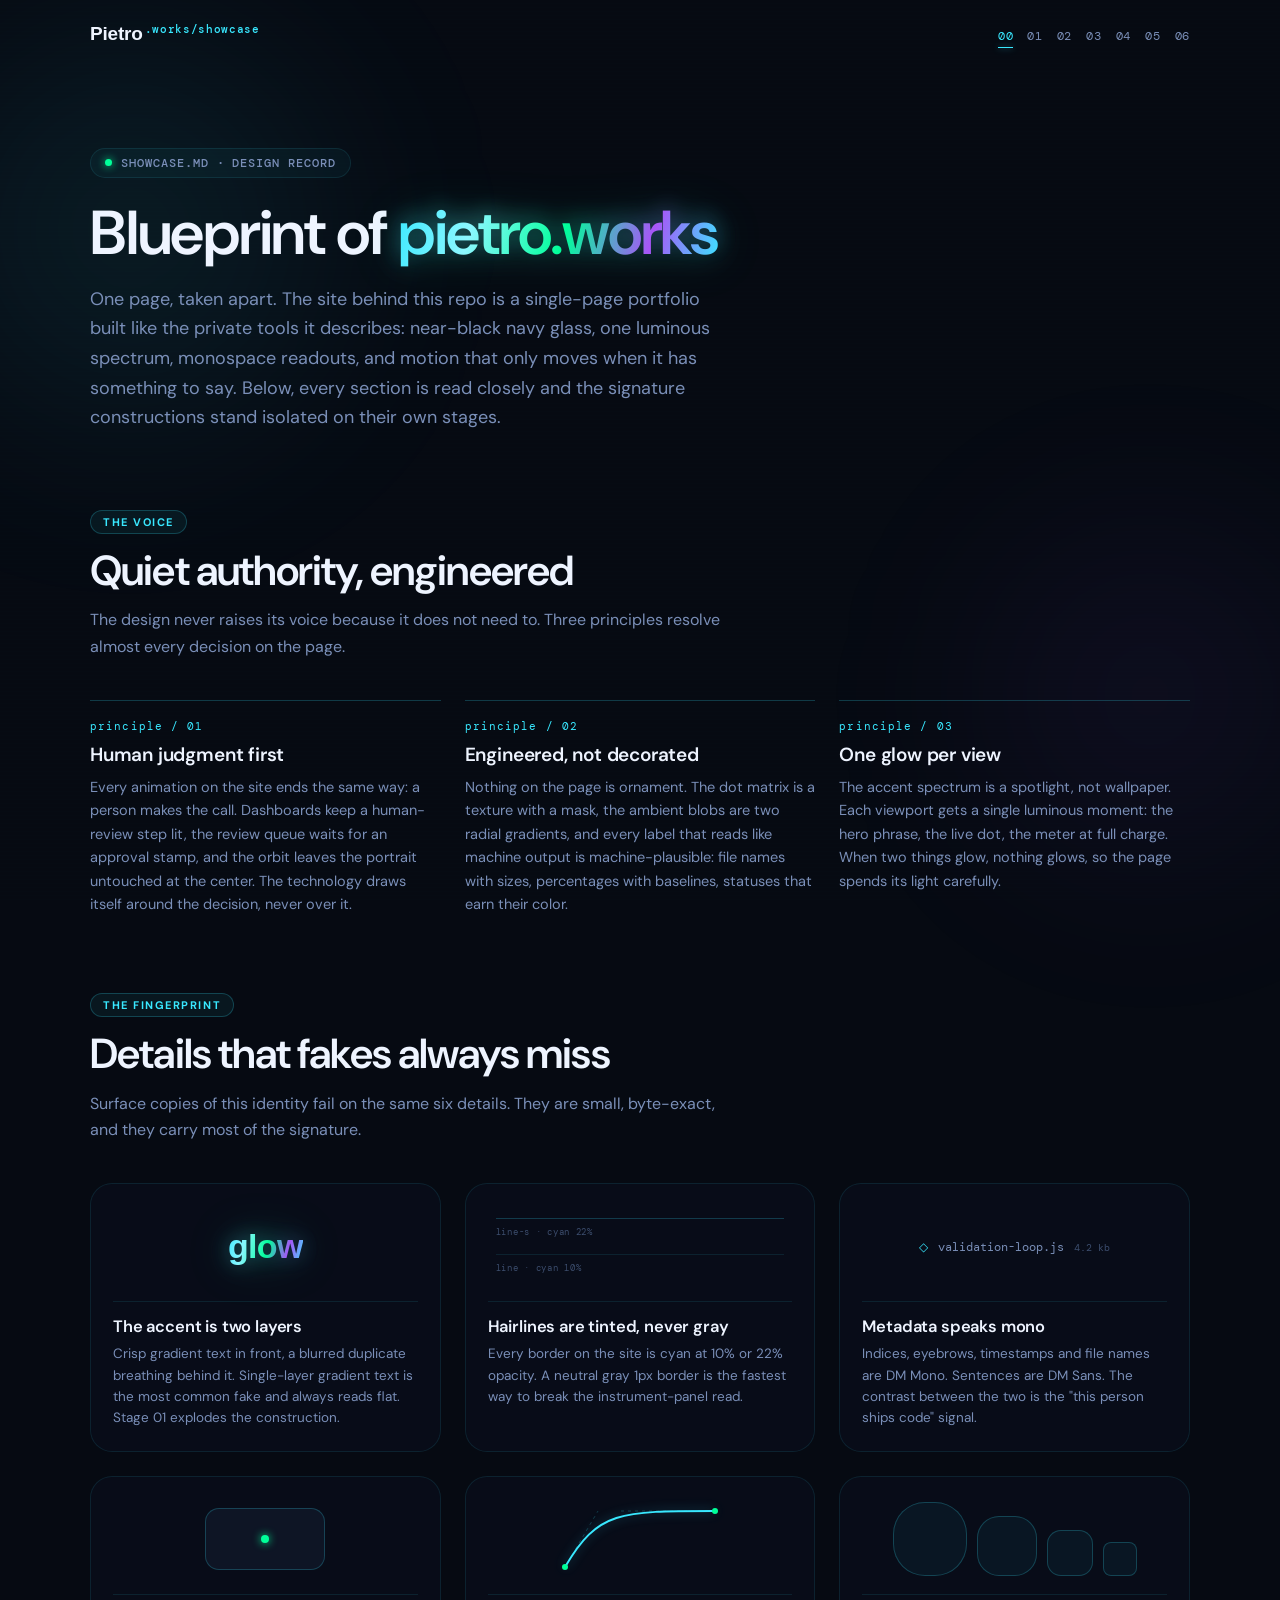
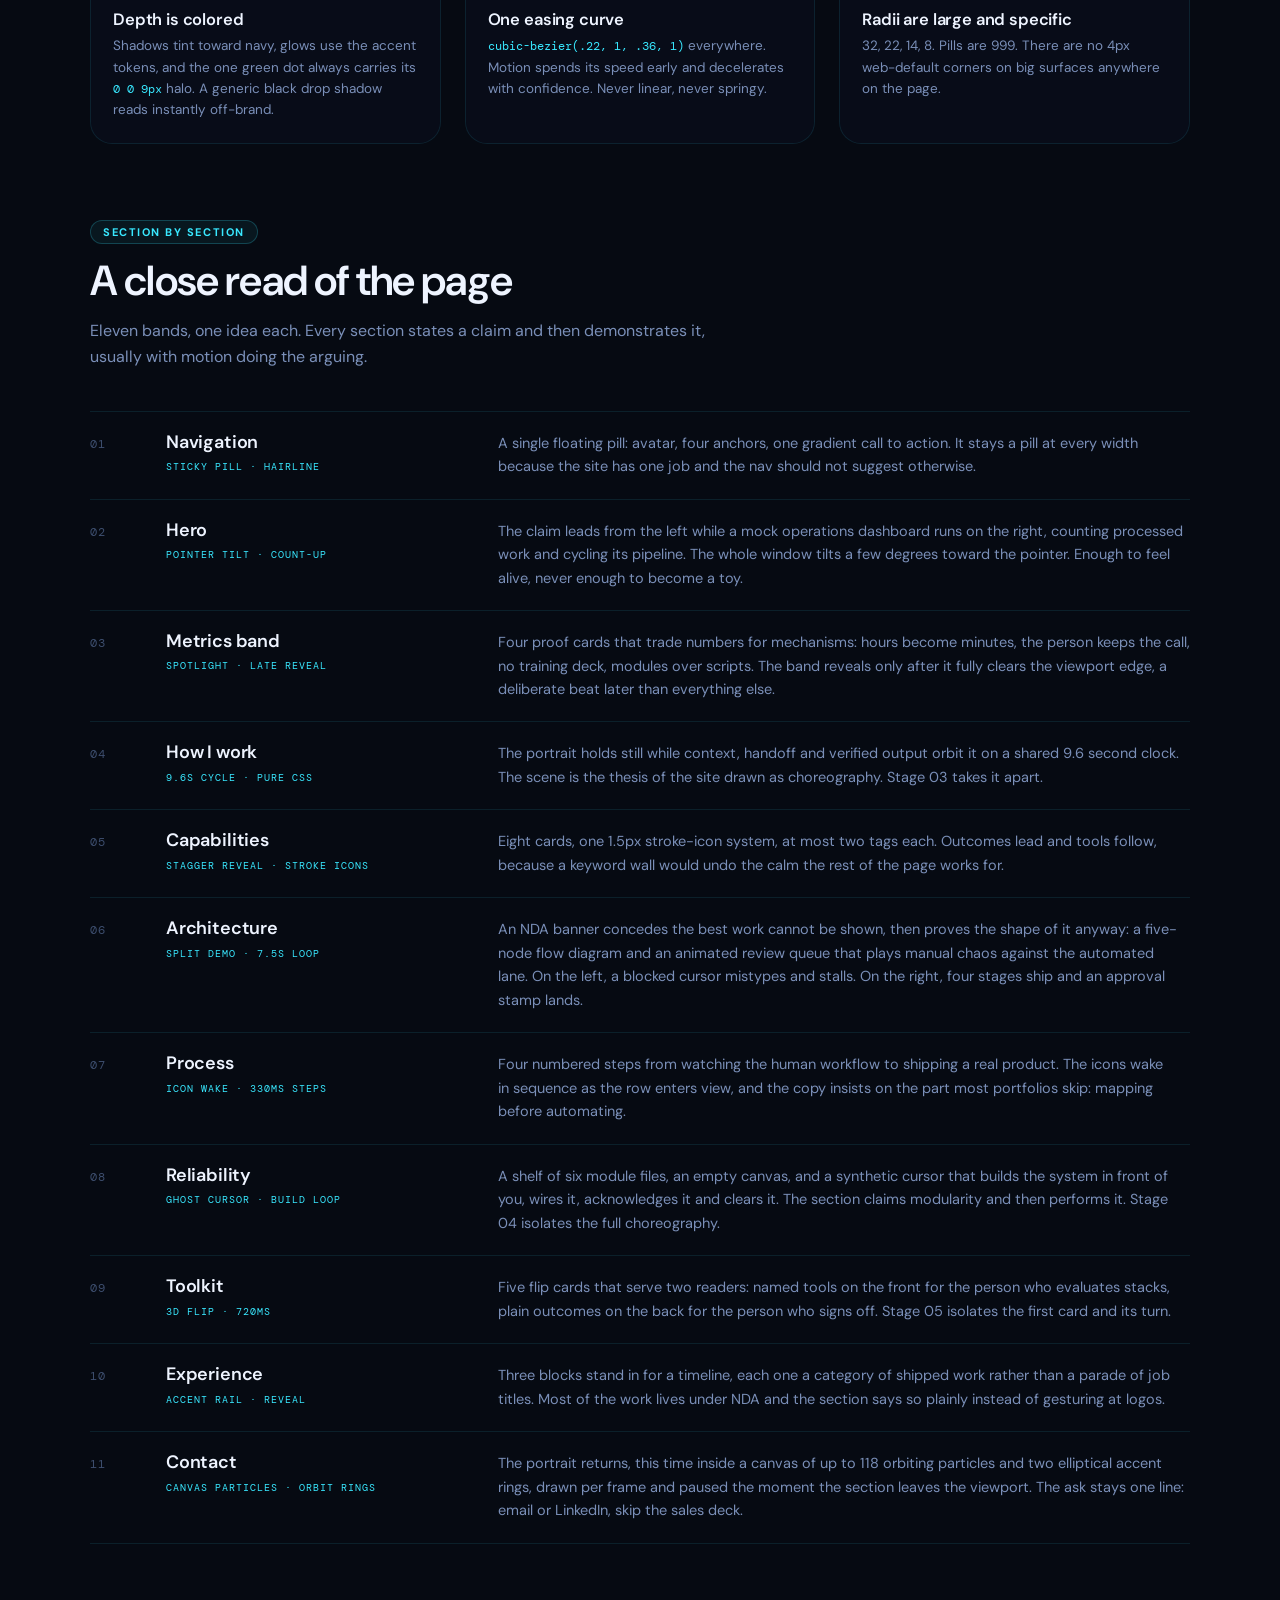
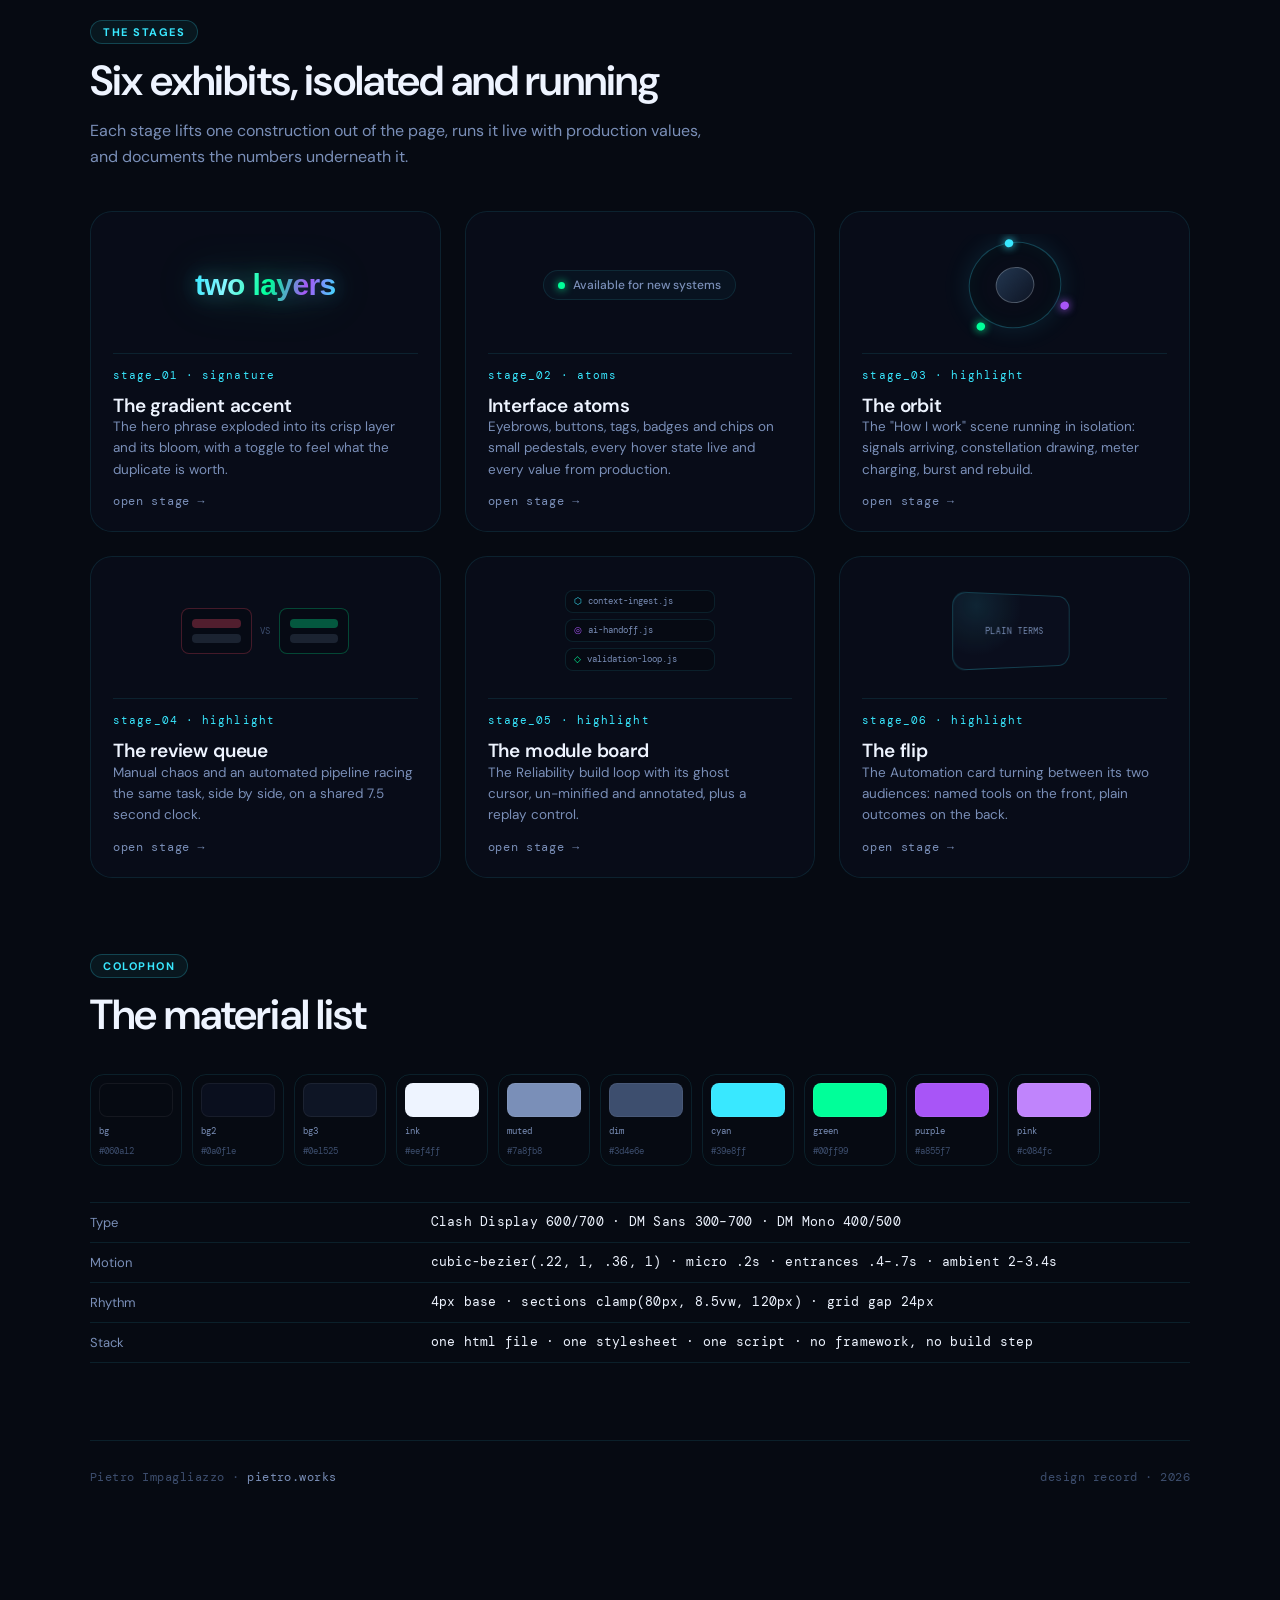
<file: index.html>
<!DOCTYPE html>
<html lang="en">
  <head>
    <meta charset="utf-8" />
    <meta name="viewport" content="width=device-width,initial-scale=1" />
    <title>The anatomy of pietro.works — design showcase</title>
    <meta
      name="description"
      content="One page, taken apart. Every element of pietro.works isolated on its own stage, every section read closely, and the signature animations rebuilt in the open."
    />
    <link href="https://fonts.googleapis.com" rel="preconnect" />
    <link crossorigin="" href="https://fonts.gstatic.com" rel="preconnect" />
    <link href="https://api.fontshare.com" rel="preconnect" />
    <link
      href="https://api.fontshare.com/v2/css?f[]=clash-display@600,700&display=swap"
      rel="stylesheet"
    />
    <link
      href="https://fonts.googleapis.com/css2?family=DM+Sans:opsz,wght@9..40,300;9..40,400;9..40,500;9..40,700&family=DM+Mono:wght@400;500&display=swap"
      rel="stylesheet"
    />
    <link rel="stylesheet" href="shared.css" />
    <style>
      /* ---- hero accent: the production two-layer construction ---- */
      .acc {
        z-index: 0;
        color: transparent;
        white-space: nowrap;
        isolation: isolate;
        font-style: normal;
        background: linear-gradient(
          105deg,
          var(--cyan) 0%,
          #8cf7ff 24%,
          var(--green) 52%,
          var(--purple) 78%,
          var(--cyan) 100%
        );
        -webkit-text-fill-color: transparent;
        filter: drop-shadow(0 0 14px rgba(57, 232, 255, 0.22))
          drop-shadow(0 0 24px rgba(0, 255, 153, 0.16));
        -webkit-background-clip: text;
        background-clip: text;
        position: relative;
      }
      .acc:after {
        content: attr(data-text);
        z-index: -1;
        pointer-events: none;
        line-height: inherit;
        background: linear-gradient(
          105deg,
          var(--cyan) 0%,
          #8cf7ff 24%,
          var(--green) 52%,
          var(--purple) 78%,
          var(--cyan) 100%
        );
        color: transparent;
        -webkit-text-fill-color: transparent;
        opacity: 0.22;
        filter: blur(10px) saturate(1.12);
        -webkit-background-clip: text;
        background-clip: text;
        position: absolute;
        inset: 0;
        transform: translateZ(0) scale(1.01);
      }
      @media (prefers-reduced-motion: no-preference) {
        .acc:after {
          animation: 3.4s ease-in-out infinite hubGlowPulse;
        }
      }
      @keyframes hubGlowPulse {
        0%,
        to {
          opacity: 0.18;
          filter: blur(9px) saturate(1.05);
        }
        50% {
          opacity: 0.68;
          filter: blur(16px) saturate(1.42);
        }
      }

      /* ---- section headers ---- */
      .hub-label {
        letter-spacing: 0.14em;
        text-transform: uppercase;
        color: var(--cyan);
        border: 1px solid var(--line-s);
        background: rgba(57, 232, 255, 0.06);
        border-radius: 999px;
        margin-bottom: 14px;
        padding: 4px 12px;
        font-size: 11px;
        font-weight: 700;
        display: inline-block;
      }
      .hub-head {
        max-width: 640px;
      }
      .hub-head p {
        color: var(--muted);
        margin-top: 14px;
        font-size: 16px;
        line-height: 1.65;
      }

      /* ---- voice trio ---- */
      .voice-grid {
        display: grid;
        grid-template-columns: repeat(auto-fit, minmax(260px, 1fr));
        gap: var(--space-grid);
        margin-top: clamp(28px, 4vw, 40px);
      }
      .voice {
        border-top: 1px solid var(--line-s);
        padding-top: 18px;
      }
      .voice .v-index {
        color: var(--cyan);
        font-family: "DM Mono", monospace;
        font-size: 11px;
        letter-spacing: 0.1em;
        display: block;
        margin-bottom: 12px;
      }
      .voice h3 {
        font-size: 19px;
        margin-bottom: 10px;
      }
      .voice p {
        color: var(--muted);
        font-size: 14.5px;
        line-height: 1.62;
      }

      /* ---- fingerprint cards ---- */
      .fp-grid {
        display: grid;
        grid-template-columns: repeat(auto-fit, minmax(280px, 1fr));
        gap: var(--space-grid);
        margin-top: clamp(28px, 4vw, 40px);
      }
      .fp {
        border: 1px solid var(--line);
        border-radius: var(--rx-lg);
        background: rgba(10, 15, 30, 0.5);
        padding: 22px;
        display: grid;
        grid-template-rows: 96px auto;
        gap: 16px;
      }
      .fp-specimen {
        display: grid;
        place-items: center;
        border-bottom: 1px solid var(--line);
        padding-bottom: 14px;
      }
      .fp h3 {
        font-size: 16.5px;
        margin-bottom: 7px;
      }
      .fp p {
        color: var(--muted);
        font-size: 13.5px;
        line-height: 1.58;
      }
      .fp p code {
        font-family: "DM Mono", monospace;
        font-size: 12px;
        color: var(--cyan);
      }
      .fp-acc {
        font-family: "Clash Display", sans-serif;
        font-weight: 600;
        font-size: 34px;
        letter-spacing: -0.02em;
      }
      .swatch-row {
        display: flex;
        gap: 10px;
        align-items: center;
      }
      .swatch {
        width: 44px;
        height: 44px;
        border-radius: var(--rx-md);
        border: 1px solid var(--line);
        display: grid;
        place-items: end center;
        padding-bottom: 4px;
        font-family: "DM Mono", monospace;
        font-size: 8px;
        color: var(--dim);
      }
      .hairline-demo {
        width: 100%;
        display: grid;
        gap: 14px;
        padding: 0 8px;
      }
      .hairline-demo i {
        display: block;
        height: 1px;
      }
      .hairline-demo span {
        font-family: "DM Mono", monospace;
        font-size: 9px;
        color: var(--dim);
        letter-spacing: 0.08em;
      }
      .mono-demo {
        font-family: "DM Mono", monospace;
        font-size: 12px;
        color: var(--muted);
        display: flex;
        gap: 10px;
        align-items: baseline;
      }
      .mono-demo b {
        color: var(--cyan);
        font-weight: 500;
      }
      .mono-demo i {
        font-style: normal;
        color: var(--dim);
        font-size: 10px;
      }
      .depth-demo {
        width: 120px;
        height: 62px;
        border-radius: var(--rx-md);
        border: 1px solid var(--line-s);
        background: var(--bg3);
        box-shadow: 0 24px 60px -36px rgba(2, 6, 18, 0.9);
        display: grid;
        place-items: center;
      }
      .depth-demo i {
        width: 8px;
        height: 8px;
        border-radius: 50%;
        background: var(--green);
        box-shadow: 0 0 9px var(--green);
      }
      .ease-demo {
        display: block;
        overflow: visible;
      }
      .ease-demo path {
        fill: none;
        stroke: var(--cyan);
        stroke-width: 2;
        stroke-linecap: round;
        filter: drop-shadow(0 0 6px rgba(57, 232, 255, 0.4));
      }
      .ease-demo line {
        stroke: rgba(57, 232, 255, 0.22);
        stroke-width: 1;
        stroke-dasharray: 3 4;
      }
      .ease-demo circle {
        fill: var(--green);
      }
      .radii-demo {
        display: flex;
        gap: 10px;
        align-items: flex-end;
      }
      .radii-demo i {
        display: block;
        border: 1px solid var(--line-s);
        background: rgba(57, 232, 255, 0.05);
      }

      /* ---- anatomy ledger ---- */
      .anatomy {
        border-top: 1px solid var(--line);
        margin-top: clamp(28px, 4vw, 40px);
      }
      .an-row {
        border-bottom: 1px solid var(--line);
        display: grid;
        grid-template-columns: 56px minmax(180px, 0.9fr) minmax(0, 2fr);
        gap: 20px;
        padding: 20px 0;
        align-items: baseline;
      }
      .an-row .an-index {
        color: var(--dim);
        font-family: "DM Mono", monospace;
        font-size: 12px;
        letter-spacing: 0.06em;
      }
      .an-row h3 {
        font-size: 18px;
      }
      .an-row .an-tag {
        display: block;
        margin-top: 8px;
        color: var(--cyan);
        font-family: "DM Mono", monospace;
        font-size: 10px;
        letter-spacing: 0.1em;
        text-transform: uppercase;
      }
      .an-row p {
        color: var(--muted);
        font-size: 14.5px;
        line-height: 1.62;
      }
      @media (max-width: 700px) {
        .an-row {
          grid-template-columns: 40px minmax(0, 1fr);
        }
        .an-row p {
          grid-column: 2;
        }
      }

      /* ---- stage cards ---- */
      .stage-grid {
        display: grid;
        grid-template-columns: repeat(auto-fit, minmax(290px, 1fr));
        gap: var(--space-grid);
        margin-top: clamp(28px, 4vw, 40px);
      }
      .stage-card {
        border: 1px solid var(--line);
        border-radius: var(--rx-lg);
        background: rgba(10, 15, 30, 0.5);
        padding: 22px;
        display: grid;
        grid-template-rows: 120px auto 1fr auto;
        gap: 14px;
        transition:
          transform 0.3s var(--ease),
          border-color 0.3s var(--ease),
          box-shadow 0.3s var(--ease);
      }
      .stage-card:hover {
        transform: translateY(-4px);
        border-color: rgba(57, 232, 255, 0.3);
        box-shadow: 0 24px 60px -36px rgba(2, 6, 18, 0.9);
      }
      .stage-card .sg-preview {
        border-bottom: 1px solid var(--line);
        display: grid;
        place-items: center;
        padding-bottom: 16px;
        overflow: hidden;
      }
      .stage-card .sg-index {
        color: var(--cyan);
        font-family: "DM Mono", monospace;
        font-size: 11px;
        letter-spacing: 0.1em;
      }
      .stage-card h3 {
        font-size: 19px;
      }
      .stage-card p {
        color: var(--muted);
        font-size: 13.5px;
        line-height: 1.58;
      }
      .stage-card .sg-go {
        color: var(--muted);
        font-family: "DM Mono", monospace;
        font-size: 11.5px;
        letter-spacing: 0.06em;
        transition: color 0.2s var(--ease);
      }
      .stage-card:hover .sg-go {
        color: var(--cyan);
      }

      /* stage minis */
      .mini-acc {
        font-family: "Clash Display", sans-serif;
        font-weight: 600;
        font-size: 30px;
        letter-spacing: -0.02em;
      }
      .mini-eyebrow {
        color: var(--muted);
        border: 1px solid var(--line);
        background: rgba(57, 232, 255, 0.04);
        border-radius: 999px;
        align-items: center;
        gap: 8px;
        padding: 6px 14px;
        font-size: 12px;
        font-weight: 500;
        display: inline-flex;
      }
      .mini-eyebrow i {
        width: 7px;
        height: 7px;
        border-radius: 50%;
        background: var(--green);
        box-shadow: 0 0 8px var(--green);
      }
      .mini-orbit {
        width: 86px;
        height: 86px;
        border: 1px solid rgba(57, 232, 255, 0.25);
        border-radius: 50%;
        position: relative;
        transform: rotate(-14deg) scaleX(1.08);
        box-shadow:
          0 0 28px rgba(57, 232, 255, 0.12),
          inset 0 0 20px rgba(0, 255, 153, 0.05);
      }
      .mini-orbit b {
        position: absolute;
        inset: 24px;
        border-radius: 50%;
        background: linear-gradient(145deg, #22364f, #0e1525);
        border: 1px solid rgba(255, 255, 255, 0.22);
      }
      .mini-orbit i {
        position: absolute;
        width: 8px;
        height: 8px;
        border-radius: 50%;
      }
      .mini-orbit i:nth-child(2) {
        top: -4px;
        left: 50%;
        background: var(--cyan);
        box-shadow: 0 0 8px var(--cyan);
      }
      .mini-orbit i:nth-child(3) {
        bottom: 6px;
        left: -2px;
        background: var(--green);
        box-shadow: 0 0 8px var(--green);
      }
      .mini-orbit i:nth-child(4) {
        bottom: 6px;
        right: -2px;
        background: var(--purple);
        box-shadow: 0 0 8px var(--purple);
      }
      .mini-shelf {
        display: grid;
        gap: 6px;
        width: 150px;
      }
      .mini-shelf i {
        display: flex;
        align-items: center;
        gap: 6px;
        border: 1px solid var(--line);
        border-radius: var(--rx-sm);
        background: rgba(6, 10, 18, 0.6);
        padding: 5px 8px;
        font-family: "DM Mono", monospace;
        font-size: 8.5px;
        font-style: normal;
        color: var(--muted);
      }
      .mini-shelf i b {
        color: var(--cyan);
        font-weight: 400;
      }
      .mini-shelf i:nth-child(2) b {
        color: var(--purple);
      }
      .mini-shelf i:nth-child(3) b {
        color: var(--green);
      }
      .mini-flip {
        width: 130px;
        height: 74px;
        perspective: 400px;
      }
      .mini-flip i {
        display: grid;
        place-items: center;
        width: 100%;
        height: 100%;
        border: 1px solid var(--line-s);
        border-radius: var(--rx-md);
        background:
          radial-gradient(circle at 18% 16%, rgba(57, 232, 255, 0.1), transparent 40%),
          rgba(10, 15, 30, 0.7);
        transform: rotateY(26deg);
        font-family: "DM Mono", monospace;
        font-size: 9px;
        letter-spacing: 0.1em;
        color: var(--muted);
        text-transform: uppercase;
        font-style: normal;
      }
      .mini-rq {
        display: flex;
        align-items: center;
        gap: 8px;
        width: 168px;
      }
      .mini-rq-pane {
        display: grid;
        gap: 6px;
        flex: 1;
        padding: 10px;
        border-radius: var(--rx-sm);
        border: 1px solid var(--line);
        background: rgba(6, 10, 18, 0.5);
      }
      .mini-rq-pane i {
        display: block;
        height: 9px;
        border-radius: 4px;
        background: rgba(122, 143, 184, 0.18);
      }
      .mini-rq-pane--bad {
        border-color: rgba(255, 77, 106, 0.25);
      }
      .mini-rq-pane--bad i:first-child {
        background: rgba(255, 77, 106, 0.3);
      }
      .mini-rq-pane--good {
        border-color: rgba(0, 255, 153, 0.25);
      }
      .mini-rq-pane--good i:first-child {
        background: rgba(0, 255, 153, 0.32);
      }
      .mini-rq-vs {
        color: var(--dim);
        font-family: "DM Mono", monospace;
        font-size: 9px;
        text-transform: uppercase;
        letter-spacing: 0.08em;
      }

      /* ---- colophon ---- */
      .palette {
        display: flex;
        flex-wrap: wrap;
        gap: 10px;
        margin-top: clamp(24px, 3vw, 36px);
      }
      .chip {
        border: 1px solid var(--line);
        border-radius: var(--rx-md);
        width: 92px;
        padding: 8px;
        display: grid;
        gap: 8px;
        font-family: "DM Mono", monospace;
        font-size: 9px;
        color: var(--dim);
      }
      .chip i {
        display: block;
        height: 34px;
        border-radius: 8px;
        border: 1px solid rgba(255, 255, 255, 0.06);
      }
      .chip b {
        color: var(--muted);
        font-weight: 400;
      }
      .colophon-rows {
        border-top: 1px solid var(--line);
        margin-top: clamp(24px, 3vw, 36px);
      }
      .hub-foot {
        border-top: 1px solid var(--line);
        margin-top: var(--space-section-tight);
        padding: 28px 0 44px;
        display: flex;
        flex-wrap: wrap;
        justify-content: space-between;
        gap: 12px;
        color: var(--dim);
        font-family: "DM Mono", monospace;
        font-size: 12px;
        letter-spacing: 0.04em;
      }
      .hub-foot a {
        color: var(--muted);
        transition: color 0.18s var(--ease);
      }
      .hub-foot a:hover {
        color: var(--cyan);
      }
    </style>
  </head>
  <body>
    <div aria-hidden="true" class="ambient ambient-a"></div>
    <div aria-hidden="true" class="ambient ambient-b"></div>
    <div aria-hidden="true" class="scanline"></div>

    <header class="sc-top">
      <div class="wrap">
        <a class="sc-brand" href="https://pietro.works/">Pietro<sup>.works/showcase</sup></a>
        <nav class="sc-crumb" aria-label="Stages">
          <a href="index.html" aria-current="page">00</a>
          <a href="stages/01-accent.html">01</a>
          <a href="stages/02-atoms.html">02</a>
          <a href="stages/03-orbit.html">03</a>
          <a href="stages/04-review-queue.html">04</a>
          <a href="stages/05-modules.html">05</a>
          <a href="stages/06-flip.html">06</a>
        </nav>
      </div>
    </header>

    <main>
      <!-- ================= hero ================= -->
      <section class="band band--hero">
        <div class="wrap">
          <div class="stage-hero">
            <div class="eyebrow"><span class="dot"></span> showcase.md · design record</div>
            <h1>Blueprint of <span class="acc" data-text="pietro.works">pietro.works</span></h1>
            <p class="sub">
              One page, taken apart. The site behind this repo is a single-page portfolio
              built like the private tools it describes: near-black navy glass, one
              luminous spectrum, monospace readouts, and motion that only moves when it
              has something to say. Below, every section is read closely and the
              signature constructions stand isolated on their own stages.
            </p>
          </div>
        </div>
      </section>

      <!-- ================= voice ================= -->
      <section class="band">
        <div class="wrap">
          <div class="hub-head" data-reveal>
            <span class="hub-label">The voice</span>
            <h2>Quiet authority, engineered</h2>
            <p>
              The design never raises its voice because it does not need to. Three
              principles resolve almost every decision on the page.
            </p>
          </div>
          <div class="voice-grid">
            <div class="voice" data-reveal>
              <span class="v-index">principle / 01</span>
              <h3>Human judgment first</h3>
              <p>
                Every animation on the site ends the same way: a person makes the
                call. Dashboards keep a human-review step lit, the review queue waits
                for an approval stamp, and the orbit leaves the portrait untouched at
                the center. The technology draws itself around the decision, never
                over it.
              </p>
            </div>
            <div class="voice" data-reveal>
              <span class="v-index">principle / 02</span>
              <h3>Engineered, not decorated</h3>
              <p>
                Nothing on the page is ornament. The dot matrix is a texture with a
                mask, the ambient blobs are two radial gradients, and every label
                that reads like machine output is machine-plausible: file names with
                sizes, percentages with baselines, statuses that earn their color.
              </p>
            </div>
            <div class="voice" data-reveal>
              <span class="v-index">principle / 03</span>
              <h3>One glow per view</h3>
              <p>
                The accent spectrum is a spotlight, not wallpaper. Each viewport gets
                a single luminous moment: the hero phrase, the live dot, the meter at
                full charge. When two things glow, nothing glows, so the page spends
                its light carefully.
              </p>
            </div>
          </div>
        </div>
      </section>

      <!-- ================= fingerprint ================= -->
      <section class="band">
        <div class="wrap">
          <div class="hub-head" data-reveal>
            <span class="hub-label">The fingerprint</span>
            <h2>Details that fakes always miss</h2>
            <p>
              Surface copies of this identity fail on the same six details. They are
              small, byte-exact, and they carry most of the signature.
            </p>
          </div>
          <div class="fp-grid">
            <div class="fp" data-reveal>
              <div class="fp-specimen">
                <span class="fp-acc acc" data-text="glow">glow</span>
              </div>
              <div>
                <h3>The accent is two layers</h3>
                <p>
                  Crisp gradient text in front, a blurred duplicate breathing behind
                  it. Single-layer gradient text is the most common fake and always
                  reads flat. Stage 01 explodes the construction.
                </p>
              </div>
            </div>
            <div class="fp" data-reveal>
              <div class="fp-specimen">
                <div class="hairline-demo">
                  <div>
                    <i style="background: rgba(57, 232, 255, 0.22)"></i>
                    <span>line-s · cyan 22%</span>
                  </div>
                  <div>
                    <i style="background: rgba(57, 232, 255, 0.1)"></i>
                    <span>line · cyan 10%</span>
                  </div>
                </div>
              </div>
              <div>
                <h3>Hairlines are tinted, never gray</h3>
                <p>
                  Every border on the site is cyan at 10% or 22% opacity. A neutral
                  gray 1px border is the fastest way to break the instrument-panel
                  read.
                </p>
              </div>
            </div>
            <div class="fp" data-reveal>
              <div class="fp-specimen">
                <div class="mono-demo">
                  <b>◇</b> validation-loop.js <i>4.2 kb</i>
                </div>
              </div>
              <div>
                <h3>Metadata speaks mono</h3>
                <p>
                  Indices, eyebrows, timestamps and file names are DM Mono. Sentences
                  are DM Sans. The contrast between the two is the "this person ships
                  code" signal.
                </p>
              </div>
            </div>
            <div class="fp" data-reveal>
              <div class="fp-specimen">
                <div class="depth-demo"><i></i></div>
              </div>
              <div>
                <h3>Depth is colored</h3>
                <p>
                  Shadows tint toward navy, glows use the accent tokens, and the one
                  green dot always carries its <code>0 0 9px</code> halo. A generic
                  black drop shadow reads instantly off-brand.
                </p>
              </div>
            </div>
            <div class="fp" data-reveal>
              <div class="fp-specimen">
                <svg class="ease-demo" width="150" height="76" viewBox="0 0 150 76" aria-hidden="true">
                  <line x1="0" y1="66" x2="33" y2="10" />
                  <line x1="150" y1="10" x2="54" y2="10" />
                  <path d="M0 66 C33 10, 54 10, 150 10" />
                  <circle cx="0" cy="66" r="3" />
                  <circle cx="150" cy="10" r="3" />
                </svg>
              </div>
              <div>
                <h3>One easing curve</h3>
                <p>
                  <code>cubic-bezier(.22, 1, .36, 1)</code> everywhere. Motion spends
                  its speed early and decelerates with confidence. Never linear,
                  never springy.
                </p>
              </div>
            </div>
            <div class="fp" data-reveal>
              <div class="fp-specimen">
                <div class="radii-demo">
                  <i style="width: 74px; height: 74px; border-radius: 32px"></i>
                  <i style="width: 60px; height: 60px; border-radius: 22px"></i>
                  <i style="width: 46px; height: 46px; border-radius: 14px"></i>
                  <i style="width: 34px; height: 34px; border-radius: 8px"></i>
                </div>
              </div>
              <div>
                <h3>Radii are large and specific</h3>
                <p>
                  32, 22, 14, 8. Pills are 999. There are no 4px web-default corners
                  on big surfaces anywhere on the page.
                </p>
              </div>
            </div>
          </div>
        </div>
      </section>

      <!-- ================= anatomy ================= -->
      <section class="band">
        <div class="wrap">
          <div class="hub-head" data-reveal>
            <span class="hub-label">Section by section</span>
            <h2>A close read of the page</h2>
            <p>
              Eleven bands, one idea each. Every section states a claim and then
              demonstrates it, usually with motion doing the arguing.
            </p>
          </div>
          <div class="anatomy">
            <div class="an-row" data-reveal>
              <span class="an-index">01</span>
              <div>
                <h3>Navigation</h3>
                <span class="an-tag">sticky pill · hairline</span>
              </div>
              <p>
                A single floating pill: avatar, four anchors, one gradient call to
                action. It stays a pill at every width because the site has one job
                and the nav should not suggest otherwise.
              </p>
            </div>
            <div class="an-row" data-reveal>
              <span class="an-index">02</span>
              <div>
                <h3>Hero</h3>
                <span class="an-tag">pointer tilt · count-up</span>
              </div>
              <p>
                The claim leads from the left while a mock operations dashboard runs
                on the right, counting processed work and cycling its pipeline. The
                whole window tilts a few degrees toward the pointer. Enough to feel
                alive, never enough to become a toy.
              </p>
            </div>
            <div class="an-row" data-reveal>
              <span class="an-index">03</span>
              <div>
                <h3>Metrics band</h3>
                <span class="an-tag">spotlight · late reveal</span>
              </div>
              <p>
                Four proof cards that trade numbers for mechanisms: hours become
                minutes, the person keeps the call, no training deck, modules over
                scripts. The band reveals only after it fully clears the viewport
                edge, a deliberate beat later than everything else.
              </p>
            </div>
            <div class="an-row" data-reveal>
              <span class="an-index">04</span>
              <div>
                <h3>How I work</h3>
                <span class="an-tag">9.6s cycle · pure css</span>
              </div>
              <p>
                The portrait holds still while context, handoff and verified output
                orbit it on a shared 9.6 second clock. The scene is the thesis of the
                site drawn as choreography. Stage 03 takes it apart.
              </p>
            </div>
            <div class="an-row" data-reveal>
              <span class="an-index">05</span>
              <div>
                <h3>Capabilities</h3>
                <span class="an-tag">stagger reveal · stroke icons</span>
              </div>
              <p>
                Eight cards, one 1.5px stroke-icon system, at most two tags each.
                Outcomes lead and tools follow, because a keyword wall would undo the
                calm the rest of the page works for.
              </p>
            </div>
            <div class="an-row" data-reveal>
              <span class="an-index">06</span>
              <div>
                <h3>Architecture</h3>
                <span class="an-tag">split demo · 7.5s loop</span>
              </div>
              <p>
                An NDA banner concedes the best work cannot be shown, then proves the
                shape of it anyway: a five-node flow diagram and an animated review
                queue that plays manual chaos against the automated lane. On the
                left, a blocked cursor mistypes and stalls. On the right, four stages
                ship and an approval stamp lands.
              </p>
            </div>
            <div class="an-row" data-reveal>
              <span class="an-index">07</span>
              <div>
                <h3>Process</h3>
                <span class="an-tag">icon wake · 330ms steps</span>
              </div>
              <p>
                Four numbered steps from watching the human workflow to shipping a
                real product. The icons wake in sequence as the row enters view, and
                the copy insists on the part most portfolios skip: mapping before
                automating.
              </p>
            </div>
            <div class="an-row" data-reveal>
              <span class="an-index">08</span>
              <div>
                <h3>Reliability</h3>
                <span class="an-tag">ghost cursor · build loop</span>
              </div>
              <p>
                A shelf of six module files, an empty canvas, and a synthetic cursor
                that builds the system in front of you, wires it, acknowledges it and
                clears it. The section claims modularity and then performs it. Stage
                04 isolates the full choreography.
              </p>
            </div>
            <div class="an-row" data-reveal>
              <span class="an-index">09</span>
              <div>
                <h3>Toolkit</h3>
                <span class="an-tag">3d flip · 720ms</span>
              </div>
              <p>
                Five flip cards that serve two readers: named tools on the front for
                the person who evaluates stacks, plain outcomes on the back for the
                person who signs off. Stage 05 isolates the first card and its turn.
              </p>
            </div>
            <div class="an-row" data-reveal>
              <span class="an-index">10</span>
              <div>
                <h3>Experience</h3>
                <span class="an-tag">accent rail · reveal</span>
              </div>
              <p>
                Three blocks stand in for a timeline, each one a category of shipped
                work rather than a parade of job titles. Most of the work lives under
                NDA and the section says so plainly instead of gesturing at logos.
              </p>
            </div>
            <div class="an-row" data-reveal>
              <span class="an-index">11</span>
              <div>
                <h3>Contact</h3>
                <span class="an-tag">canvas particles · orbit rings</span>
              </div>
              <p>
                The portrait returns, this time inside a canvas of up to 118 orbiting
                particles and two elliptical accent rings, drawn per frame and paused
                the moment the section leaves the viewport. The ask stays one line:
                email or LinkedIn, skip the sales deck.
              </p>
            </div>
          </div>
        </div>
      </section>

      <!-- ================= stages ================= -->
      <section class="band">
        <div class="wrap">
          <div class="hub-head" data-reveal>
            <span class="hub-label">The stages</span>
            <h2>Six exhibits, isolated and running</h2>
            <p>
              Each stage lifts one construction out of the page, runs it live with
              production values, and documents the numbers underneath it.
            </p>
          </div>
          <div class="stage-grid">
            <a class="stage-card" href="stages/01-accent.html" data-reveal>
              <div class="sg-preview">
                <span class="mini-acc acc" data-text="two layers">two layers</span>
              </div>
              <span class="sg-index">stage_01 · signature</span>
              <div>
                <h3>The gradient accent</h3>
                <p>
                  The hero phrase exploded into its crisp layer and its bloom, with a
                  toggle to feel what the duplicate is worth.
                </p>
              </div>
              <span class="sg-go">open stage →</span>
            </a>
            <a class="stage-card" href="stages/02-atoms.html" data-reveal>
              <div class="sg-preview">
                <span class="mini-eyebrow"><i></i> Available for new systems</span>
              </div>
              <span class="sg-index">stage_02 · atoms</span>
              <div>
                <h3>Interface atoms</h3>
                <p>
                  Eyebrows, buttons, tags, badges and chips on small pedestals, every
                  hover state live and every value from production.
                </p>
              </div>
              <span class="sg-go">open stage →</span>
            </a>
            <a class="stage-card" href="stages/03-orbit.html" data-reveal>
              <div class="sg-preview">
                <div class="mini-orbit" aria-hidden="true">
                  <b></b><i></i><i></i><i></i>
                </div>
              </div>
              <span class="sg-index">stage_03 · highlight</span>
              <div>
                <h3>The orbit</h3>
                <p>
                  The "How I work" scene running in isolation: signals arriving,
                  constellation drawing, meter charging, burst and rebuild.
                </p>
              </div>
              <span class="sg-go">open stage →</span>
            </a>
            <a class="stage-card" href="stages/04-review-queue.html" data-reveal>
              <div class="sg-preview">
                <div class="mini-rq" aria-hidden="true">
                  <div class="mini-rq-pane mini-rq-pane--bad">
                    <i></i><i></i>
                  </div>
                  <div class="mini-rq-vs">vs</div>
                  <div class="mini-rq-pane mini-rq-pane--good">
                    <i></i><i></i>
                  </div>
                </div>
              </div>
              <span class="sg-index">stage_04 · highlight</span>
              <div>
                <h3>The review queue</h3>
                <p>
                  Manual chaos and an automated pipeline racing the same task,
                  side by side, on a shared 7.5 second clock.
                </p>
              </div>
              <span class="sg-go">open stage →</span>
            </a>
            <a class="stage-card" href="stages/05-modules.html" data-reveal>
              <div class="sg-preview">
                <div class="mini-shelf" aria-hidden="true">
                  <i><b>⬡</b> context-ingest.js</i>
                  <i><b>◎</b> ai-handoff.js</i>
                  <i><b>◇</b> validation-loop.js</i>
                </div>
              </div>
              <span class="sg-index">stage_05 · highlight</span>
              <div>
                <h3>The module board</h3>
                <p>
                  The Reliability build loop with its ghost cursor, un-minified and
                  annotated, plus a replay control.
                </p>
              </div>
              <span class="sg-go">open stage →</span>
            </a>
            <a class="stage-card" href="stages/06-flip.html" data-reveal>
              <div class="sg-preview">
                <div class="mini-flip" aria-hidden="true"><i>plain terms</i></div>
              </div>
              <span class="sg-index">stage_06 · highlight</span>
              <div>
                <h3>The flip</h3>
                <p>
                  The Automation card turning between its two audiences: named
                  tools on the front, plain outcomes on the back.
                </p>
              </div>
              <span class="sg-go">open stage →</span>
            </a>
          </div>
        </div>
      </section>

      <!-- ================= colophon ================= -->
      <section class="band band--last">
        <div class="wrap">
          <div class="hub-head" data-reveal>
            <span class="hub-label">Colophon</span>
            <h2>The material list</h2>
          </div>
          <div class="palette" data-reveal aria-label="Palette">
            <span class="chip"><i style="background: #060a12"></i><b>bg</b> #060a12</span>
            <span class="chip"><i style="background: #0a0f1e"></i><b>bg2</b> #0a0f1e</span>
            <span class="chip"><i style="background: #0e1525"></i><b>bg3</b> #0e1525</span>
            <span class="chip"><i style="background: #eef4ff"></i><b>ink</b> #eef4ff</span>
            <span class="chip"><i style="background: #7a8fb8"></i><b>muted</b> #7a8fb8</span>
            <span class="chip"><i style="background: #3d4e6e"></i><b>dim</b> #3d4e6e</span>
            <span class="chip"><i style="background: #39e8ff"></i><b>cyan</b> #39e8ff</span>
            <span class="chip"><i style="background: #00ff99"></i><b>green</b> #00ff99</span>
            <span class="chip"><i style="background: #a855f7"></i><b>purple</b> #a855f7</span>
            <span class="chip"><i style="background: #c084fc"></i><b>pink</b> #c084fc</span>
          </div>
          <dl class="ledger colophon-rows" data-reveal>
            <div class="ledger-row">
              <dt>Type</dt>
              <dd>Clash Display 600/700 · DM Sans 300–700 · DM Mono 400/500</dd>
            </div>
            <div class="ledger-row">
              <dt>Motion</dt>
              <dd>cubic-bezier(.22, 1, .36, 1) · micro .2s · entrances .4–.7s · ambient 2–3.4s</dd>
            </div>
            <div class="ledger-row">
              <dt>Rhythm</dt>
              <dd>4px base · sections clamp(80px, 8.5vw, 120px) · grid gap 24px</dd>
            </div>
            <div class="ledger-row">
              <dt>Stack</dt>
              <dd>one html file · one stylesheet · one script · no framework, no build step</dd>
            </div>
          </dl>
          <footer class="hub-foot">
            <span>Pietro Impagliazzo · <a href="https://pietro.works/">pietro.works</a></span>
            <span>design record · 2026</span>
          </footer>
        </div>
      </section>
    </main>

    <script>
      (() => {
        const obs = new IntersectionObserver(
          (entries) => {
            entries.forEach((e) => {
              if (e.isIntersecting) {
                e.target.classList.add("is-visible");
                obs.unobserve(e.target);
              }
            });
          },
          { threshold: 0.08 },
        );
        document.querySelectorAll("[data-reveal]").forEach((el, i) => {
          el.style.transitionDelay = `${Math.min((i % 6) * 45, 240)}ms`;
          obs.observe(el);
        });
      })();
    </script>
  </body>
</html>
</file>
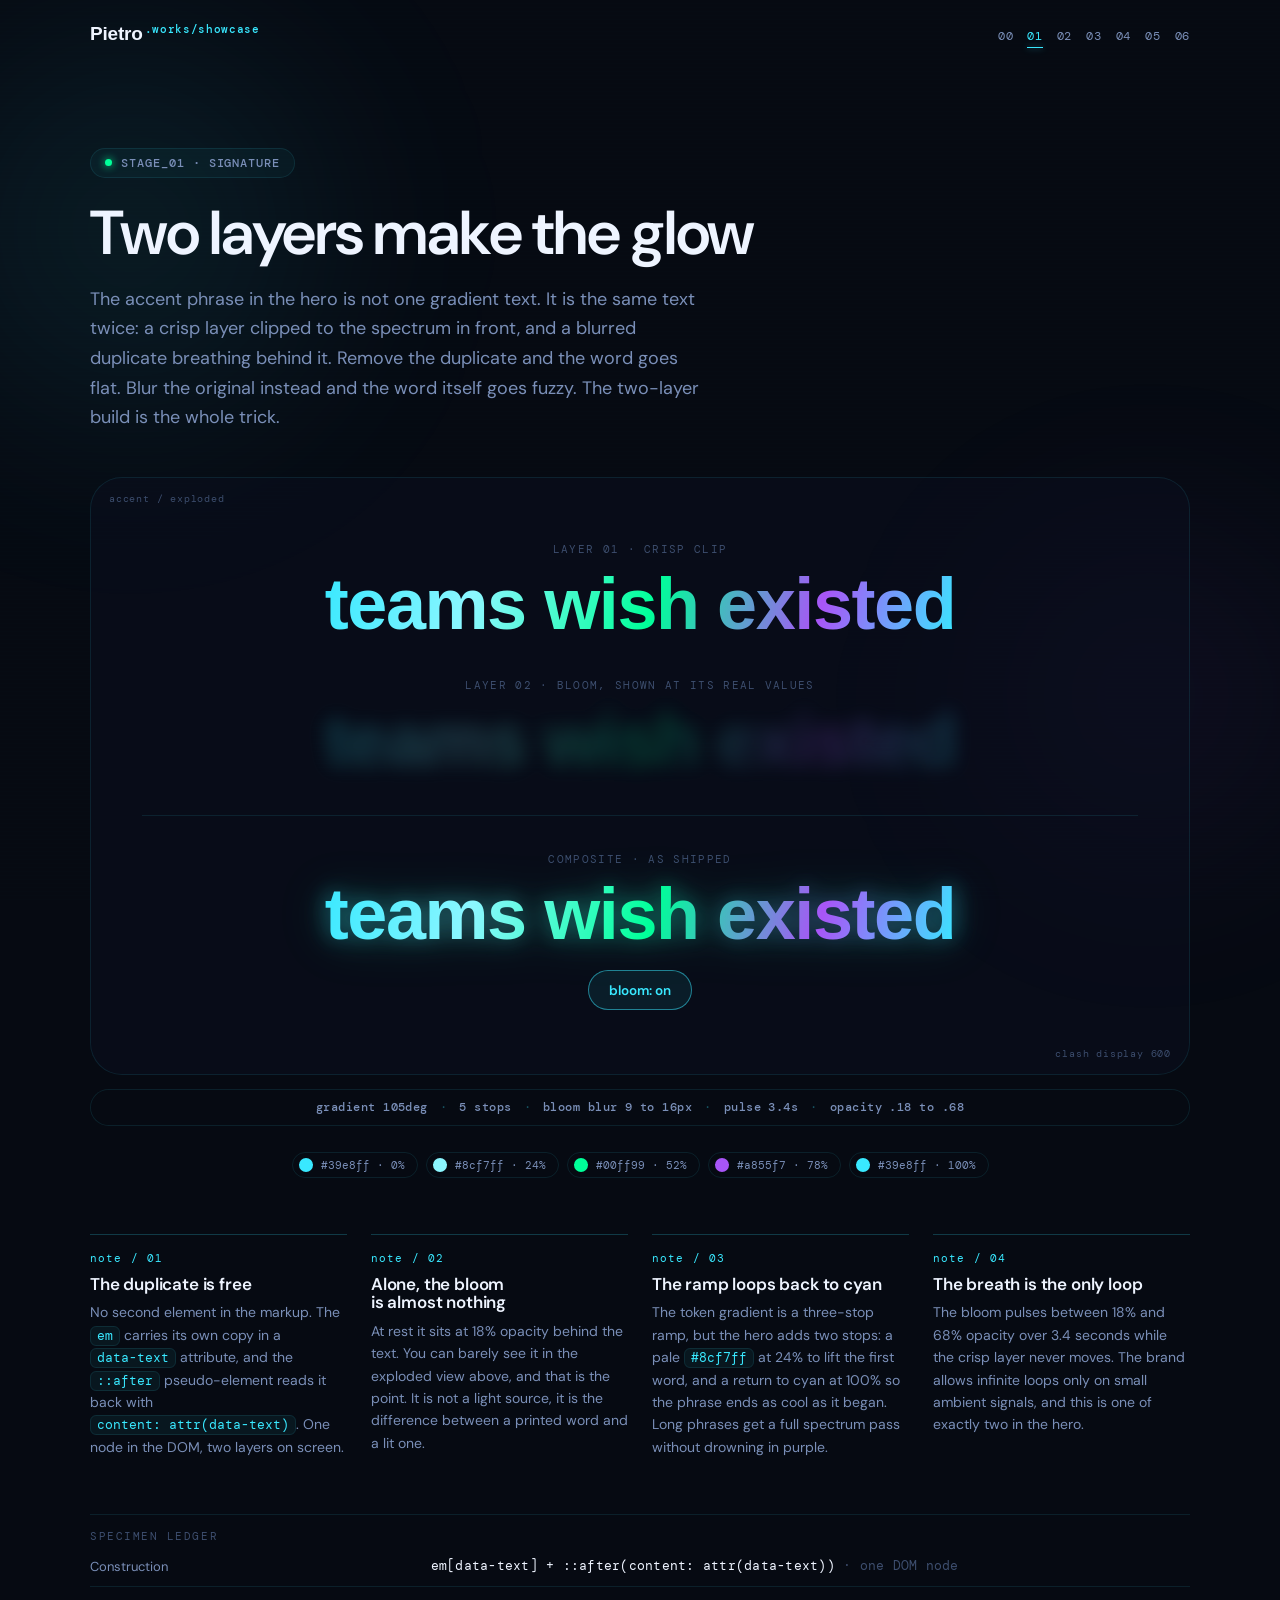
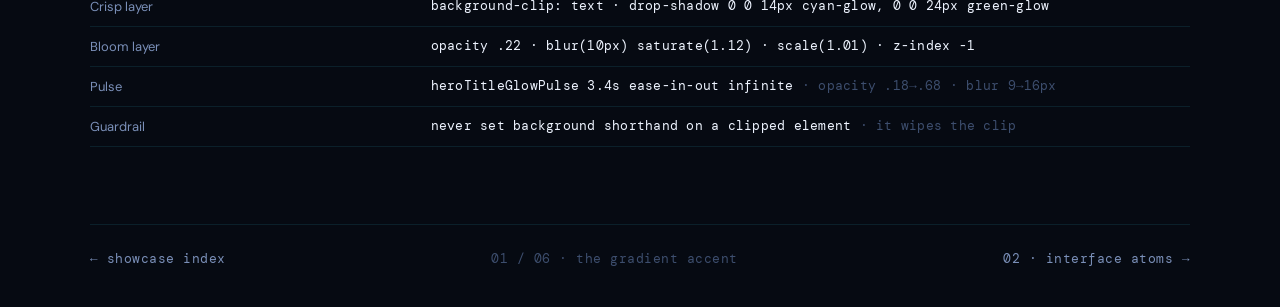
<file: stages/01-accent.html>
<!DOCTYPE html>
<html lang="en">
  <head>
    <meta charset="utf-8" />
    <meta name="viewport" content="width=device-width,initial-scale=1" />
    <title>Stage 01 · The gradient accent — pietro.works showcase</title>
    <meta
      name="description"
      content="The signature two-layer gradient accent of pietro.works, isolated: crisp clipped text in front, a blurred duplicate breathing behind it."
    />
    <link href="https://fonts.googleapis.com" rel="preconnect" />
    <link crossorigin="" href="https://fonts.gstatic.com" rel="preconnect" />
    <link href="https://api.fontshare.com" rel="preconnect" />
    <link
      href="https://api.fontshare.com/v2/css?f[]=clash-display@600,700&display=swap"
      rel="stylesheet"
    />
    <link
      href="https://fonts.googleapis.com/css2?family=DM+Sans:opsz,wght@9..40,300;9..40,400;9..40,500;9..40,700&family=DM+Mono:wght@400;500&display=swap"
      rel="stylesheet"
    />
    <link rel="stylesheet" href="../shared.css" />
    <style>
      /* ================================================================
         The exhibited construction, verbatim from production styles.css.
         The hero accent is an <em> carrying its own text twice: the
         element is the crisp gradient-clipped layer, its ::after reads
         data-text and becomes the blurred bloom behind it.
         ================================================================ */
      .acc-live {
        z-index: 0;
        color: transparent;
        white-space: nowrap;
        isolation: isolate;
        font-style: normal;
        background: linear-gradient(
          105deg,
          var(--cyan) 0%,
          #8cf7ff 24%,
          var(--green) 52%,
          var(--purple) 78%,
          var(--cyan) 100%
        );
        -webkit-text-fill-color: transparent;
        filter: drop-shadow(0 0 14px rgba(57, 232, 255, 0.22))
          drop-shadow(0 0 24px rgba(0, 255, 153, 0.16));
        -webkit-background-clip: text;
        background-clip: text;
        position: relative;
      }
      .acc-live:after {
        content: attr(data-text);
        z-index: -1;
        pointer-events: none;
        line-height: inherit;
        background: linear-gradient(
          105deg,
          var(--cyan) 0%,
          #8cf7ff 24%,
          var(--green) 52%,
          var(--purple) 78%,
          var(--cyan) 100%
        );
        color: transparent;
        -webkit-text-fill-color: transparent;
        opacity: 0.22;
        filter: blur(10px) saturate(1.12);
        -webkit-background-clip: text;
        background-clip: text;
        position: absolute;
        inset: 0;
        transform: translateZ(0) scale(1.01);
      }
      @media (prefers-reduced-motion: no-preference) {
        .acc-live:after {
          animation: 3.4s ease-in-out infinite heroTitleGlowPulse;
        }
      }
      @keyframes heroTitleGlowPulse {
        0%,
        to {
          opacity: 0.18;
          filter: blur(9px) saturate(1.05);
          transform: translateZ(0) scale(1.006);
        }
        50% {
          opacity: 0.68;
          filter: blur(16px) saturate(1.42);
          transform: translateZ(0) scale(1.028);
        }
      }

      /* Layer isolates for the exploded view */
      .acc-crisp {
        color: transparent;
        white-space: nowrap;
        background: linear-gradient(
          105deg,
          var(--cyan) 0%,
          #8cf7ff 24%,
          var(--green) 52%,
          var(--purple) 78%,
          var(--cyan) 100%
        );
        -webkit-text-fill-color: transparent;
        -webkit-background-clip: text;
        background-clip: text;
      }
      .acc-bloom {
        color: transparent;
        white-space: nowrap;
        background: linear-gradient(
          105deg,
          var(--cyan) 0%,
          #8cf7ff 24%,
          var(--green) 52%,
          var(--purple) 78%,
          var(--cyan) 100%
        );
        -webkit-text-fill-color: transparent;
        -webkit-background-clip: text;
        background-clip: text;
        opacity: 0.22;
        filter: blur(10px) saturate(1.12);
      }
      @media (prefers-reduced-motion: no-preference) {
        .acc-bloom {
          animation: 3.4s ease-in-out infinite bloomAlonePulse;
        }
      }
      @keyframes bloomAlonePulse {
        0%,
        to {
          opacity: 0.18;
          filter: blur(9px) saturate(1.05);
        }
        50% {
          opacity: 0.68;
          filter: blur(16px) saturate(1.42);
        }
      }

      /* Stage furniture */
      .layer-stack {
        display: grid;
        gap: clamp(22px, 3.5vw, 36px);
        justify-items: center;
      }
      .layer-row {
        display: grid;
        gap: 10px;
        justify-items: center;
        width: 100%;
      }
      .layer-row.is-composite {
        border-top: 1px solid var(--line);
        padding-top: clamp(22px, 3.5vw, 36px);
      }
      .layer-label {
        color: var(--dim);
        font-family: "DM Mono", monospace;
        font-size: 11px;
        letter-spacing: 0.12em;
        text-transform: uppercase;
      }
      .layer-specimen {
        font-family: "Clash Display", sans-serif;
        font-weight: 600;
        font-size: clamp(34px, 6.4vw, 72px);
        letter-spacing: -0.02em;
        line-height: 1.06;
      }
      .composite-wrap.no-bloom .acc-live:after {
        display: none;
      }
      .composite-wrap.no-bloom .acc-live {
        filter: none;
      }
      .stops {
        display: flex;
        flex-wrap: wrap;
        gap: 8px;
        justify-content: center;
        margin-top: 26px;
      }
      .stop {
        border: 1px solid var(--line);
        border-radius: 999px;
        padding: 5px 12px 5px 6px;
        display: inline-flex;
        align-items: center;
        gap: 8px;
        font-family: "DM Mono", monospace;
        font-size: 11px;
        color: var(--muted);
      }
      .stop i {
        width: 14px;
        height: 14px;
        border-radius: 50%;
        display: block;
      }
    </style>
  </head>
  <body>
    <div aria-hidden="true" class="ambient ambient-a"></div>
    <div aria-hidden="true" class="ambient ambient-b"></div>
    <div aria-hidden="true" class="scanline"></div>

    <header class="sc-top">
      <div class="wrap">
        <a class="sc-brand" href="../index.html">Pietro<sup>.works/showcase</sup></a>
        <nav class="sc-crumb" aria-label="Stages">
          <a href="../index.html">00</a>
          <a href="01-accent.html" aria-current="page">01</a>
          <a href="02-atoms.html">02</a>
          <a href="03-orbit.html">03</a>
          <a href="04-review-queue.html">04</a>
          <a href="05-modules.html">05</a>
          <a href="06-flip.html">06</a>
        </nav>
      </div>
    </header>

    <main>
      <section class="band band--hero">
        <div class="wrap">
          <div class="stage-hero">
            <div class="eyebrow"><span class="dot"></span> stage_01 · signature</div>
            <h1>Two layers make the glow</h1>
            <p class="sub">
              The accent phrase in the hero is not one gradient text. It is the same
              text twice: a crisp layer clipped to the spectrum in front, and a blurred
              duplicate breathing behind it. Remove the duplicate and the word goes
              flat. Blur the original instead and the word itself goes fuzzy. The
              two-layer build is the whole trick.
            </p>
          </div>

          <figure class="pedestal" aria-label="The two-layer accent, exploded into its parts">
            <span class="pedestal-tick pedestal-tick--tl">accent / exploded</span>
            <span class="pedestal-tick pedestal-tick--br">clash display 600</span>
            <div class="layer-stack">
              <div class="layer-row">
                <span class="layer-label">layer 01 · crisp clip</span>
                <span class="layer-specimen acc-crisp">teams wish existed</span>
              </div>
              <div class="layer-row">
                <span class="layer-label">layer 02 · bloom, shown at its real values</span>
                <span class="layer-specimen acc-bloom" aria-hidden="true">teams wish existed</span>
              </div>
              <div class="layer-row is-composite">
                <span class="layer-label">composite · as shipped</span>
                <div class="composite-wrap" id="compositeWrap">
                  <em
                    class="layer-specimen acc-live"
                    data-text="teams wish existed"
                    >teams wish existed</em
                  >
                </div>
              </div>
            </div>
            <div class="sc-controls">
              <button class="sc-btn" id="bloomToggle" type="button" aria-pressed="true">
                bloom: on
              </button>
            </div>
          </figure>

          <div class="readout" role="note">
            <b>gradient 105deg</b><i>·</i><b>5 stops</b><i>·</i>
            <b>bloom blur 9 to 16px</b><i>·</i><b>pulse 3.4s</b><i>·</i>
            <b>opacity .18 to .68</b>
          </div>

          <div class="stops" aria-label="Gradient stops">
            <span class="stop"><i style="background: #39e8ff"></i>#39e8ff · 0%</span>
            <span class="stop"><i style="background: #8cf7ff"></i>#8cf7ff · 24%</span>
            <span class="stop"><i style="background: #00ff99"></i>#00ff99 · 52%</span>
            <span class="stop"><i style="background: #a855f7"></i>#a855f7 · 78%</span>
            <span class="stop"><i style="background: #39e8ff"></i>#39e8ff · 100%</span>
          </div>

          <div class="notes">
            <div class="note" data-reveal>
              <span class="n-index">note / 01</span>
              <h3>The duplicate is free</h3>
              <p>
                No second element in the markup. The <code>em</code> carries its own
                copy in a <code>data-text</code> attribute, and the
                <code>::after</code> pseudo-element reads it back with
                <code>content: attr(data-text)</code>. One node in the DOM, two layers
                on screen.
              </p>
            </div>
            <div class="note" data-reveal>
              <span class="n-index">note / 02</span>
              <h3>Alone, the bloom is almost nothing</h3>
              <p>
                At rest it sits at 18% opacity behind the text. You can barely see it
                in the exploded view above, and that is the point. It is not a light
                source, it is the difference between a printed word and a lit one.
              </p>
            </div>
            <div class="note" data-reveal>
              <span class="n-index">note / 03</span>
              <h3>The ramp loops back to cyan</h3>
              <p>
                The token gradient is a three-stop ramp, but the hero adds two stops:
                a pale <code>#8cf7ff</code> at 24% to lift the first word, and a
                return to cyan at 100% so the phrase ends as cool as it began. Long
                phrases get a full spectrum pass without drowning in purple.
              </p>
            </div>
            <div class="note" data-reveal>
              <span class="n-index">note / 04</span>
              <h3>The breath is the only loop</h3>
              <p>
                The bloom pulses between 18% and 68% opacity over 3.4 seconds while
                the crisp layer never moves. The brand allows infinite loops only on
                small ambient signals, and this is one of exactly two in the hero.
              </p>
            </div>
          </div>

          <dl class="ledger">
            <div class="ledger-title">specimen ledger</div>
            <div class="ledger-row">
              <dt>Construction</dt>
              <dd>em[data-text] + ::after(content: attr(data-text)) <em>· one DOM node</em></dd>
            </div>
            <div class="ledger-row">
              <dt>Crisp layer</dt>
              <dd>background-clip: text · drop-shadow 0 0 14px cyan-glow, 0 0 24px green-glow</dd>
            </div>
            <div class="ledger-row">
              <dt>Bloom layer</dt>
              <dd>opacity .22 · blur(10px) saturate(1.12) · scale(1.01) · z-index -1</dd>
            </div>
            <div class="ledger-row">
              <dt>Pulse</dt>
              <dd>heroTitleGlowPulse 3.4s ease-in-out infinite <em>· opacity .18→.68 · blur 9→16px</em></dd>
            </div>
            <div class="ledger-row">
              <dt>Guardrail</dt>
              <dd>never set background shorthand on a clipped element <em>· it wipes the clip</em></dd>
            </div>
          </dl>

          <nav class="stage-foot" aria-label="Stage footer">
            <a href="../index.html">← showcase index</a>
            <span class="sf-mid">01 / 06 · the gradient accent</span>
            <a href="02-atoms.html">02 · interface atoms →</a>
          </nav>
        </div>
      </section>
    </main>

    <script>
      (() => {
        const wrap = document.getElementById("compositeWrap");
        const btn = document.getElementById("bloomToggle");
        btn.addEventListener("click", () => {
          const off = wrap.classList.toggle("no-bloom");
          btn.setAttribute("aria-pressed", String(!off));
          btn.textContent = off ? "bloom: off" : "bloom: on";
        });

        const obs = new IntersectionObserver(
          (entries) => {
            entries.forEach((e) => {
              if (e.isIntersecting) {
                e.target.classList.add("is-visible");
                obs.unobserve(e.target);
              }
            });
          },
          { threshold: 0.1 },
        );
        document.querySelectorAll("[data-reveal]").forEach((el, i) => {
          el.style.transitionDelay = `${Math.min(i * 40, 200)}ms`;
          obs.observe(el);
        });
      })();
    </script>
  </body>
</html>
</file>
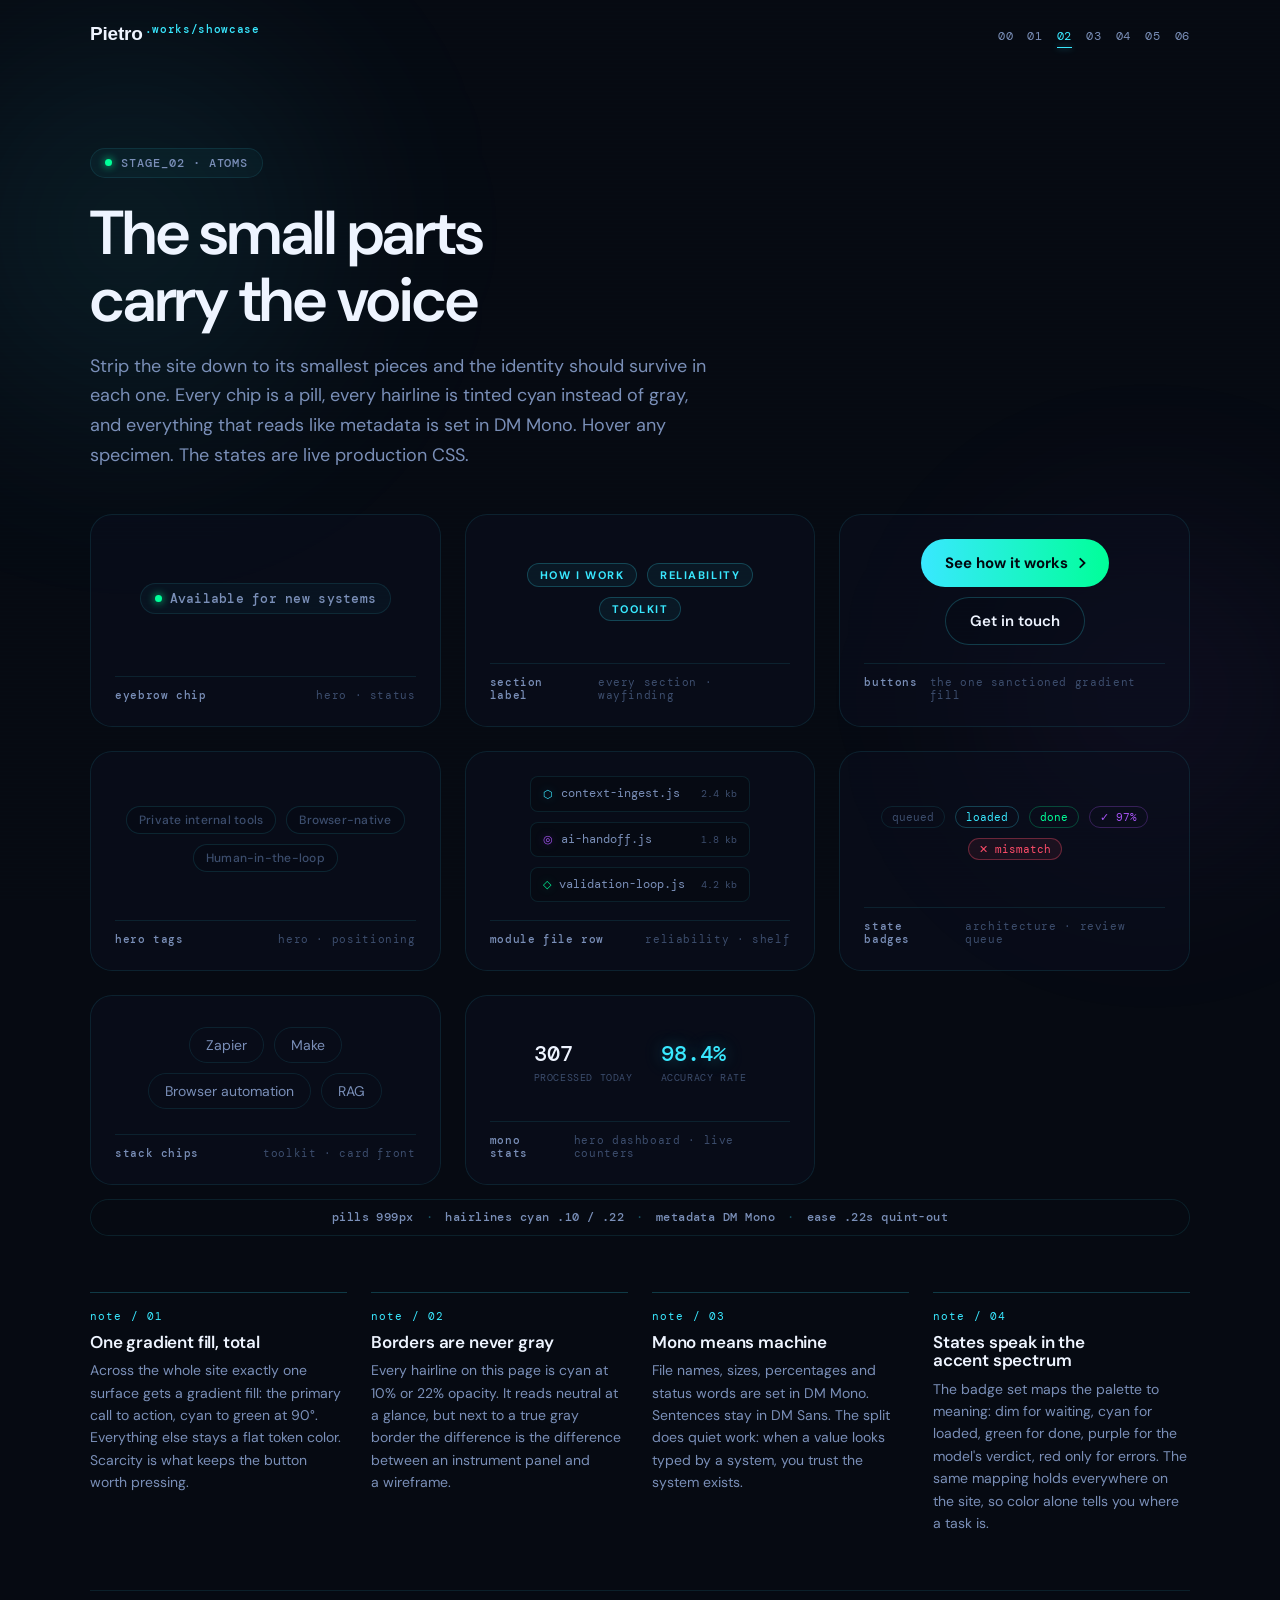
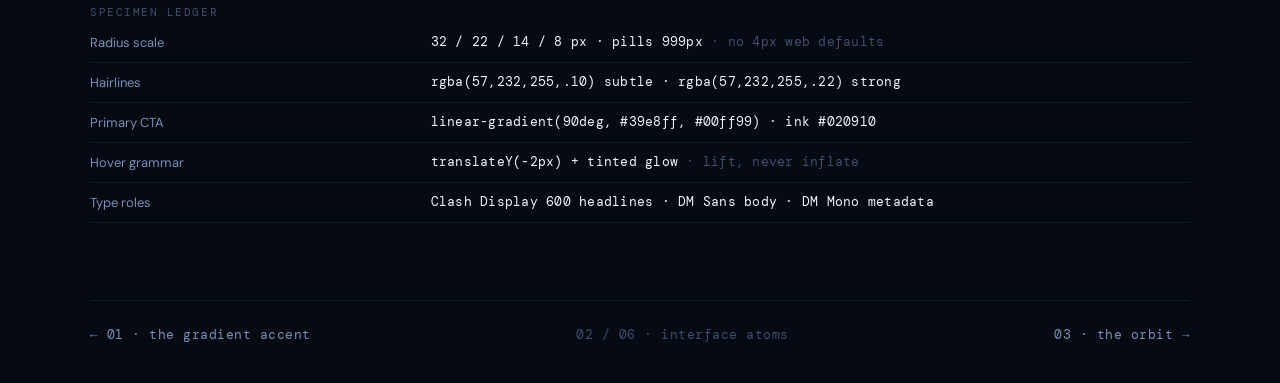
<file: stages/02-atoms.html>
<!DOCTYPE html>
<html lang="en">
  <head>
    <meta charset="utf-8" />
    <meta name="viewport" content="width=device-width,initial-scale=1" />
    <title>Stage 02 · Interface atoms — pietro.works showcase</title>
    <meta
      name="description"
      content="The smallest parts of pietro.works isolated: eyebrow chips, buttons, tags, badges and module rows, each carrying the brand on its own."
    />
    <link href="https://fonts.googleapis.com" rel="preconnect" />
    <link crossorigin="" href="https://fonts.gstatic.com" rel="preconnect" />
    <link href="https://api.fontshare.com" rel="preconnect" />
    <link
      href="https://api.fontshare.com/v2/css?f[]=clash-display@600,700&display=swap"
      rel="stylesheet"
    />
    <link
      href="https://fonts.googleapis.com/css2?family=DM+Sans:opsz,wght@9..40,300;9..40,400;9..40,500;9..40,700&family=DM+Mono:wght@400;500&display=swap"
      rel="stylesheet"
    />
    <link rel="stylesheet" href="../shared.css" />
    <style>
      /* ================================================================
         Every specimen below is production CSS, lifted verbatim from
         styles.css. Only the display cases around them are new.
         ================================================================ */

      /* --- specimen: hero eyebrow --- */
      .hero-eyebrow {
        color: var(--muted);
        border: 1px solid var(--line);
        background: rgba(57, 232, 255, 0.04);
        border-radius: 999px;
        align-items: center;
        gap: 8px;
        padding: 6px 14px;
        font-size: 13px;
        font-weight: 500;
        display: inline-flex;
      }
      .eyebrow-dot {
        background: var(--green);
        width: 7px;
        height: 7px;
        box-shadow: 0 0 8px var(--green);
        border-radius: 50%;
      }
      @media (prefers-reduced-motion: no-preference) {
        .eyebrow-dot {
          animation: 2s ease-in-out infinite scPulse;
        }
      }

      /* --- specimen: section label --- */
      .section-label {
        letter-spacing: 0.14em;
        text-transform: uppercase;
        color: var(--cyan);
        border: 1px solid var(--line-s);
        background: rgba(57, 232, 255, 0.06);
        border-radius: 999px;
        padding: 4px 12px;
        font-size: 11px;
        font-weight: 700;
        display: inline-block;
      }

      /* --- specimen: buttons --- */
      .btn {
        height: 48px;
        transition: all 0.22s var(--ease);
        white-space: nowrap;
        border-radius: 999px;
        align-items: center;
        gap: 8px;
        padding: 0 24px;
        font-size: 15px;
        font-weight: 600;
        display: inline-flex;
        position: relative;
        overflow: hidden;
      }
      .btn-primary {
        background: linear-gradient(90deg, var(--cyan), var(--green));
        color: #020910;
        font-weight: 700;
      }
      .btn-primary:hover {
        filter: brightness(1.12);
        transform: translateY(-2px);
        box-shadow: 0 8px 32px rgba(57, 232, 255, 0.3);
      }
      .btn-glyph {
        color: #020910;
        width: 16px;
        height: 16px;
        transition:
          transform 0.22s var(--ease),
          opacity 0.22s var(--ease);
        align-items: center;
        justify-items: center;
        margin-left: -2px;
        margin-right: -5px;
        display: inline-grid;
      }
      .btn-glyph svg {
        fill: none;
        stroke: currentColor;
        stroke-width: 2px;
        stroke-linecap: round;
        stroke-linejoin: round;
        width: 16px;
        height: 16px;
        overflow: visible;
      }
      .btn-primary:hover .btn-glyph {
        opacity: 0.82;
        transform: translate(2px);
      }
      .btn-ghost {
        border: 1px solid var(--line-s);
        color: var(--ink);
        background: rgba(6, 10, 18, 0.26);
      }
      .btn-ghost:hover {
        background: rgba(57, 232, 255, 0.1);
        border-color: rgba(57, 232, 255, 0.45);
        transform: translateY(-2px);
      }

      /* --- specimen: hero tags --- */
      .tag {
        font-size: 12px;
        color: var(--dim);
        padding: 5px 12px;
        letter-spacing: 0.02em;
        white-space: nowrap;
        background: rgba(6, 10, 18, 0.28);
        border: 1px solid rgba(57, 232, 255, 0.12);
        border-radius: 999px;
        justify-content: center;
        align-items: center;
        font-weight: 500;
        transition:
          color 0.18s,
          border-color 0.18s;
        display: inline-flex;
      }
      .tag:hover {
        color: var(--cyan);
        border-color: rgba(57, 232, 255, 0.3);
      }

      /* --- specimen: module shelf row --- */
      .module-file {
        --module-rgb: 57, 232, 255;
        border: 1px solid var(--line);
        border-radius: var(--rx-sm);
        color: var(--muted);
        cursor: grab;
        transition:
          border-color 0.18s,
          color 0.18s,
          transform 0.18s,
          box-shadow 0.18s;
        user-select: none;
        background: rgba(6, 10, 18, 0.6);
        align-items: center;
        gap: 8px;
        padding: 10px 12px;
        font-family: "DM Mono", monospace;
        font-size: 12px;
        line-height: 1.1;
        display: flex;
        width: 220px;
      }
      .module-file:hover {
        border-color: rgba(var(--module-rgb), 0.34);
        color: rgb(var(--module-rgb));
        box-shadow: 0 0 18px rgba(var(--module-rgb), 0.08);
        transform: translate(3px);
      }
      .mf-icon {
        color: rgb(var(--module-rgb));
        text-shadow: 0 0 10px rgba(var(--module-rgb), 0.42);
        flex-shrink: 0;
        font-size: 11px;
      }
      .mf-name {
        flex: 1;
      }
      .mf-size {
        color: var(--dim);
        font-size: 10px;
      }

      /* --- specimen: state badges --- */
      .redact-badge {
        border: 1px solid var(--line);
        color: var(--dim);
        white-space: nowrap;
        border-radius: 999px;
        padding: 3px 10px;
        font-size: 11px;
        font-family: "DM Mono", monospace;
      }
      .redact-badge--cyan {
        color: var(--cyan);
        border-color: rgba(57, 232, 255, 0.25);
      }
      .redact-badge--green {
        color: var(--green);
        border-color: rgba(0, 255, 153, 0.25);
      }
      .redact-badge--purple {
        color: var(--purple);
        border-color: rgba(168, 85, 247, 0.28);
      }
      .redact-badge--error {
        color: #ff4d6a;
        border-color: rgba(255, 77, 106, 0.35);
        background: rgba(255, 77, 106, 0.08);
      }

      /* --- specimen: stack chips --- */
      .stack-chip {
        border: 1px solid var(--line);
        color: var(--muted);
        cursor: pointer;
        border-radius: 999px;
        padding: 8px 16px;
        font-size: 14px;
        transition:
          color 0.18s,
          border-color 0.18s,
          background 0.18s;
        display: inline-flex;
      }
      .stack-chip:hover {
        color: var(--ink);
        background: rgba(57, 232, 255, 0.05);
        border-color: rgba(57, 232, 255, 0.3);
      }

      /* --- specimen: mono stat --- */
      .mock-stat {
        display: grid;
        gap: 3px;
        justify-items: start;
      }
      .mock-stat-val {
        font-family: "DM Mono", monospace;
        font-size: 22px;
        font-weight: 500;
        color: var(--ink);
        letter-spacing: 0.01em;
      }
      .mock-stat--accent .mock-stat-val {
        color: var(--cyan);
        text-shadow: 0 0 18px rgba(57, 232, 255, 0.35);
      }
      .mock-stat-label {
        font-family: "DM Mono", monospace;
        font-size: 10px;
        letter-spacing: 0.06em;
        color: var(--dim);
        text-transform: uppercase;
      }

      /* Display cases */
      .case-grid {
        display: grid;
        grid-template-columns: repeat(auto-fit, minmax(280px, 1fr));
        gap: var(--space-grid);
        margin-top: clamp(28px, 4vw, 44px);
      }
      .case {
        border: 1px solid var(--line);
        border-radius: var(--rx-lg);
        background: rgba(10, 15, 30, 0.5);
        min-height: 190px;
        padding: 24px;
        display: grid;
        grid-template-rows: 1fr auto;
        gap: 18px;
        position: relative;
      }
      .case-specimen {
        display: flex;
        flex-wrap: wrap;
        gap: 10px;
        align-items: center;
        justify-content: center;
        align-content: center;
      }
      .case-meta {
        border-top: 1px solid var(--line);
        padding-top: 12px;
        display: flex;
        justify-content: space-between;
        gap: 12px;
        font-family: "DM Mono", monospace;
        font-size: 10.5px;
        letter-spacing: 0.06em;
        color: var(--dim);
      }
      .case-meta b {
        color: var(--muted);
        font-weight: 500;
      }
    </style>
  </head>
  <body>
    <div aria-hidden="true" class="ambient ambient-a"></div>
    <div aria-hidden="true" class="ambient ambient-b"></div>
    <div aria-hidden="true" class="scanline"></div>

    <header class="sc-top">
      <div class="wrap">
        <a class="sc-brand" href="../index.html">Pietro<sup>.works/showcase</sup></a>
        <nav class="sc-crumb" aria-label="Stages">
          <a href="../index.html">00</a>
          <a href="01-accent.html">01</a>
          <a href="02-atoms.html" aria-current="page">02</a>
          <a href="03-orbit.html">03</a>
          <a href="04-review-queue.html">04</a>
          <a href="05-modules.html">05</a>
          <a href="06-flip.html">06</a>
        </nav>
      </div>
    </header>

    <main>
      <section class="band band--hero">
        <div class="wrap">
          <div class="stage-hero">
            <div class="eyebrow"><span class="dot"></span> stage_02 · atoms</div>
            <h1>The small parts carry the voice</h1>
            <p class="sub">
              Strip the site down to its smallest pieces and the identity should
              survive in each one. Every chip is a pill, every hairline is tinted
              cyan instead of gray, and everything that reads like metadata is set in
              DM Mono. Hover any specimen. The states are live production CSS.
            </p>
          </div>

          <div class="case-grid">
            <figure class="case" data-reveal>
              <div class="case-specimen">
                <div class="hero-eyebrow mono" style="letter-spacing: 0.02em">
                  <span class="eyebrow-dot"></span> Available for new systems
                </div>
              </div>
              <figcaption class="case-meta">
                <b>eyebrow chip</b><span>hero · status</span>
              </figcaption>
            </figure>

            <figure class="case" data-reveal>
              <div class="case-specimen">
                <span class="section-label">How I work</span>
                <span class="section-label">Reliability</span>
                <span class="section-label">Toolkit</span>
              </div>
              <figcaption class="case-meta">
                <b>section label</b><span>every section · wayfinding</span>
              </figcaption>
            </figure>

            <figure class="case" data-reveal>
              <div class="case-specimen">
                <a class="btn btn-primary" href="#" onclick="return false">
                  <span>See how it works</span>
                  <span aria-hidden="true" class="btn-glyph"
                    ><svg focusable="false" viewBox="0 0 18 18">
                      <path d="M7 4.25C8.65 5.9 10.1 7.35 11.75 9"></path>
                      <path d="M7 13.75C8.65 12.1 10.1 10.65 11.75 9"></path></svg
                  ></span>
                </a>
                <a class="btn btn-ghost" href="#" onclick="return false">Get in touch</a>
              </div>
              <figcaption class="case-meta">
                <b>buttons</b><span>the one sanctioned gradient fill</span>
              </figcaption>
            </figure>

            <figure class="case" data-reveal>
              <div class="case-specimen">
                <span class="tag">Private internal tools</span>
                <span class="tag">Browser-native</span>
                <span class="tag">Human-in-the-loop</span>
              </div>
              <figcaption class="case-meta">
                <b>hero tags</b><span>hero · positioning</span>
              </figcaption>
            </figure>

            <figure class="case" data-reveal>
              <div class="case-specimen" style="flex-direction: column">
                <div class="module-file">
                  <span class="mf-icon">⬡</span>
                  <span class="mf-name">context-ingest.js</span>
                  <span class="mf-size">2.4 kb</span>
                </div>
                <div class="module-file" style="--module-rgb: 168, 85, 247">
                  <span class="mf-icon">◎</span>
                  <span class="mf-name">ai-handoff.js</span>
                  <span class="mf-size">1.8 kb</span>
                </div>
                <div class="module-file" style="--module-rgb: 0, 255, 153">
                  <span class="mf-icon">◇</span>
                  <span class="mf-name">validation-loop.js</span>
                  <span class="mf-size">4.2 kb</span>
                </div>
              </div>
              <figcaption class="case-meta">
                <b>module file row</b><span>reliability · shelf</span>
              </figcaption>
            </figure>

            <figure class="case" data-reveal>
              <div class="case-specimen">
                <span class="redact-badge">queued</span>
                <span class="redact-badge redact-badge--cyan">loaded</span>
                <span class="redact-badge redact-badge--green">done</span>
                <span class="redact-badge redact-badge--purple">✓ 97%</span>
                <span class="redact-badge redact-badge--error">✕ mismatch</span>
              </div>
              <figcaption class="case-meta">
                <b>state badges</b><span>architecture · review queue</span>
              </figcaption>
            </figure>

            <figure class="case" data-reveal>
              <div class="case-specimen">
                <span class="stack-chip">Zapier</span>
                <span class="stack-chip">Make</span>
                <span class="stack-chip">Browser automation</span>
                <span class="stack-chip">RAG</span>
              </div>
              <figcaption class="case-meta">
                <b>stack chips</b><span>toolkit · card front</span>
              </figcaption>
            </figure>

            <figure class="case" data-reveal>
              <div class="case-specimen" style="gap: 28px">
                <div class="mock-stat">
                  <span class="mock-stat-val" id="countStat">306</span>
                  <span class="mock-stat-label">processed today</span>
                </div>
                <div class="mock-stat mock-stat--accent">
                  <span class="mock-stat-val" id="accStat">98.4%</span>
                  <span class="mock-stat-label">accuracy rate</span>
                </div>
              </div>
              <figcaption class="case-meta">
                <b>mono stats</b><span>hero dashboard · live counters</span>
              </figcaption>
            </figure>
          </div>

          <div class="readout" role="note">
            <b>pills 999px</b><i>·</i><b>hairlines cyan .10 / .22</b><i>·</i>
            <b>metadata DM Mono</b><i>·</i><b>ease .22s quint-out</b>
          </div>

          <div class="notes">
            <div class="note" data-reveal>
              <span class="n-index">note / 01</span>
              <h3>One gradient fill, total</h3>
              <p>
                Across the whole site exactly one surface gets a gradient fill: the
                primary call to action, cyan to green at 90°. Everything else stays a
                flat token color. Scarcity is what keeps the button worth pressing.
              </p>
            </div>
            <div class="note" data-reveal>
              <span class="n-index">note / 02</span>
              <h3>Borders are never gray</h3>
              <p>
                Every hairline on this page is cyan at 10% or 22% opacity. It reads
                neutral at a glance, but next to a true gray border the difference is
                the difference between an instrument panel and a wireframe.
              </p>
            </div>
            <div class="note" data-reveal>
              <span class="n-index">note / 03</span>
              <h3>Mono means machine</h3>
              <p>
                File names, sizes, percentages and status words are set in DM Mono.
                Sentences stay in DM Sans. The split does quiet work: when a value
                looks typed by a system, you trust the system exists.
              </p>
            </div>
            <div class="note" data-reveal>
              <span class="n-index">note / 04</span>
              <h3>States speak in the accent spectrum</h3>
              <p>
                The badge set maps the palette to meaning: dim for waiting, cyan for
                loaded, green for done, purple for the model's verdict, red only for
                errors. The same mapping holds everywhere on the site, so color alone
                tells you where a task is.
              </p>
            </div>
          </div>

          <dl class="ledger">
            <div class="ledger-title">specimen ledger</div>
            <div class="ledger-row">
              <dt>Radius scale</dt>
              <dd>32 / 22 / 14 / 8 px · pills 999px <em>· no 4px web defaults</em></dd>
            </div>
            <div class="ledger-row">
              <dt>Hairlines</dt>
              <dd>rgba(57,232,255,.10) subtle · rgba(57,232,255,.22) strong</dd>
            </div>
            <div class="ledger-row">
              <dt>Primary CTA</dt>
              <dd>linear-gradient(90deg, #39e8ff, #00ff99) · ink #020910</dd>
            </div>
            <div class="ledger-row">
              <dt>Hover grammar</dt>
              <dd>translateY(-2px) + tinted glow <em>· lift, never inflate</em></dd>
            </div>
            <div class="ledger-row">
              <dt>Type roles</dt>
              <dd>Clash Display 600 headlines · DM Sans body · DM Mono metadata</dd>
            </div>
          </dl>

          <nav class="stage-foot" aria-label="Stage footer">
            <a href="01-accent.html">← 01 · the gradient accent</a>
            <span class="sf-mid">02 / 06 · interface atoms</span>
            <a href="03-orbit.html">03 · the orbit →</a>
          </nav>
        </div>
      </section>
    </main>

    <script>
      (() => {
        // Live counters, same cadence as the hero dashboard.
        const count = document.getElementById("countStat");
        const acc = document.getElementById("accStat");
        let n = 306;
        let flip = true;
        setInterval(() => {
          n += 1;
          count.textContent = String(n);
        }, 1500);
        setInterval(() => {
          flip = !flip;
          acc.textContent = flip ? "98.4%" : "98.3%";
        }, 2500);

        const obs = new IntersectionObserver(
          (entries) => {
            entries.forEach((e) => {
              if (e.isIntersecting) {
                e.target.classList.add("is-visible");
                obs.unobserve(e.target);
              }
            });
          },
          { threshold: 0.1 },
        );
        document.querySelectorAll("[data-reveal]").forEach((el, i) => {
          el.style.transitionDelay = `${Math.min(i * 40, 240)}ms`;
          obs.observe(el);
        });
      })();
    </script>
  </body>
</html>
</file>
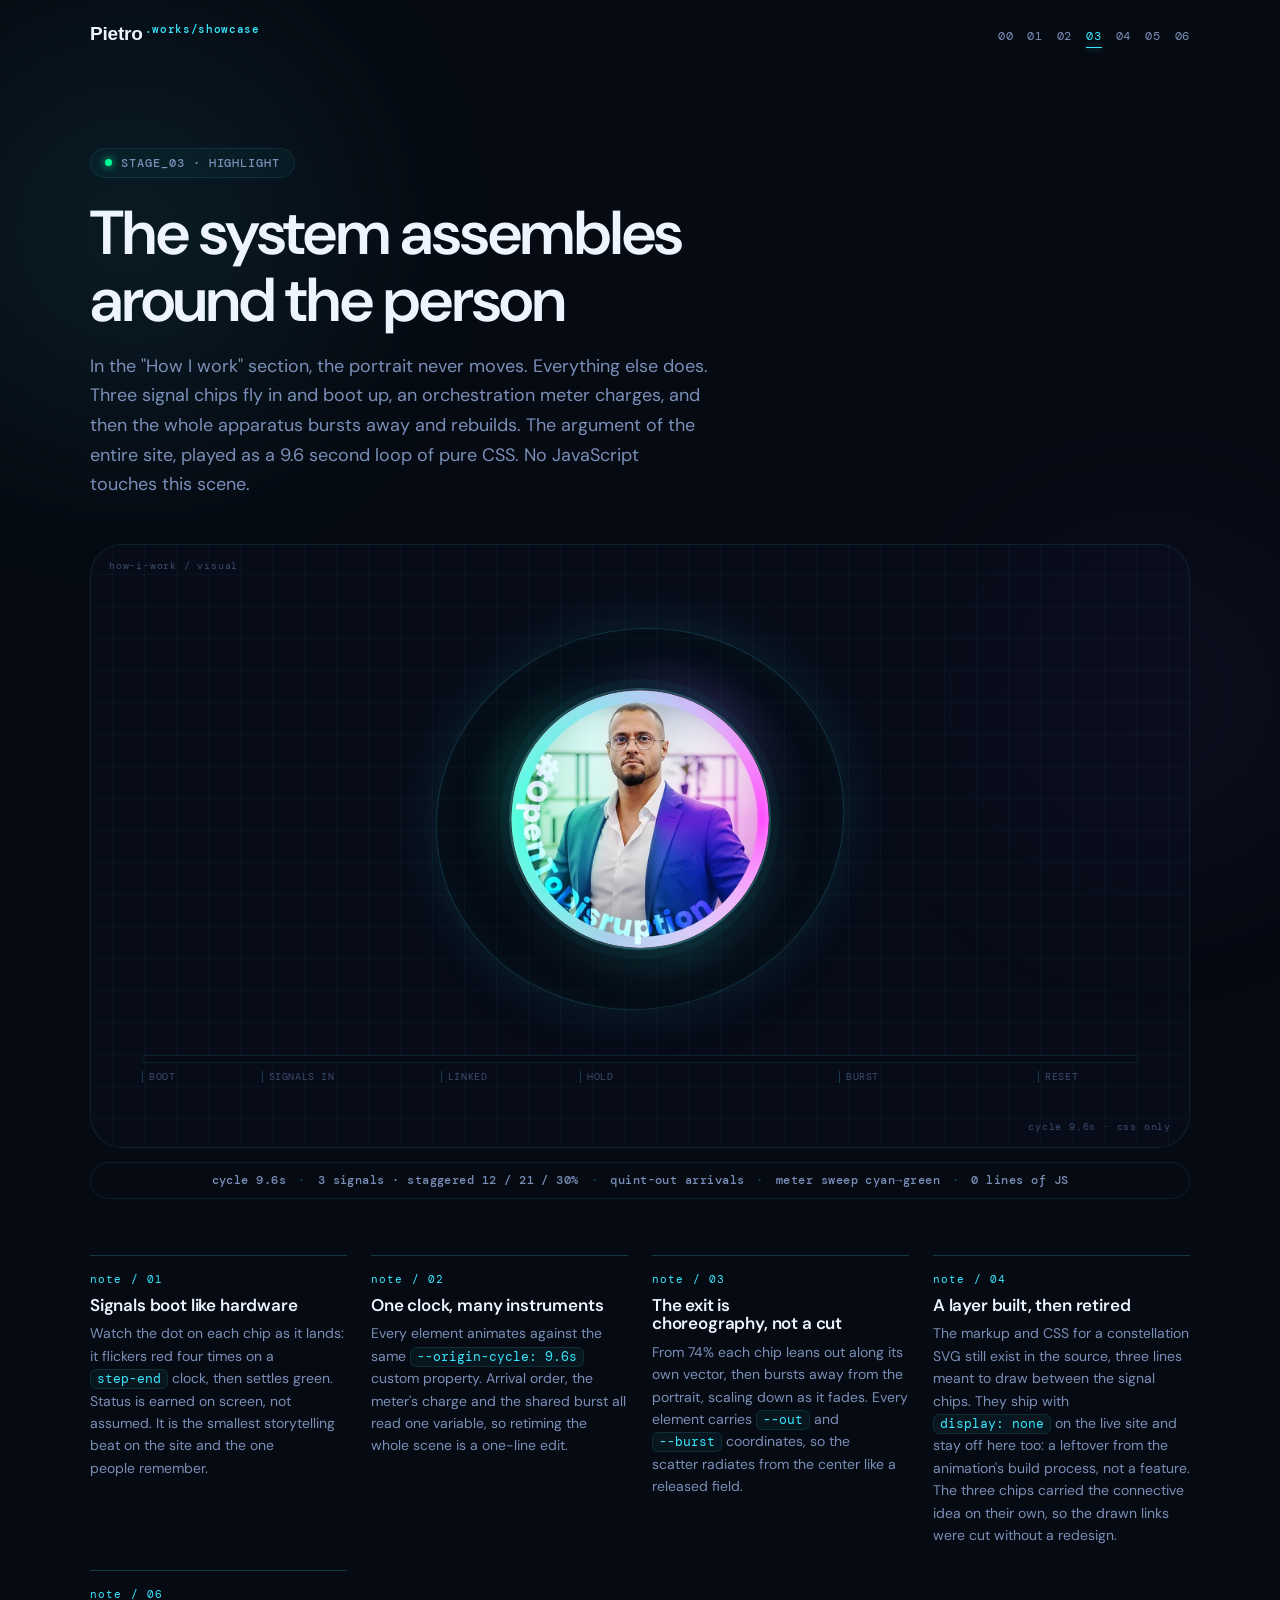
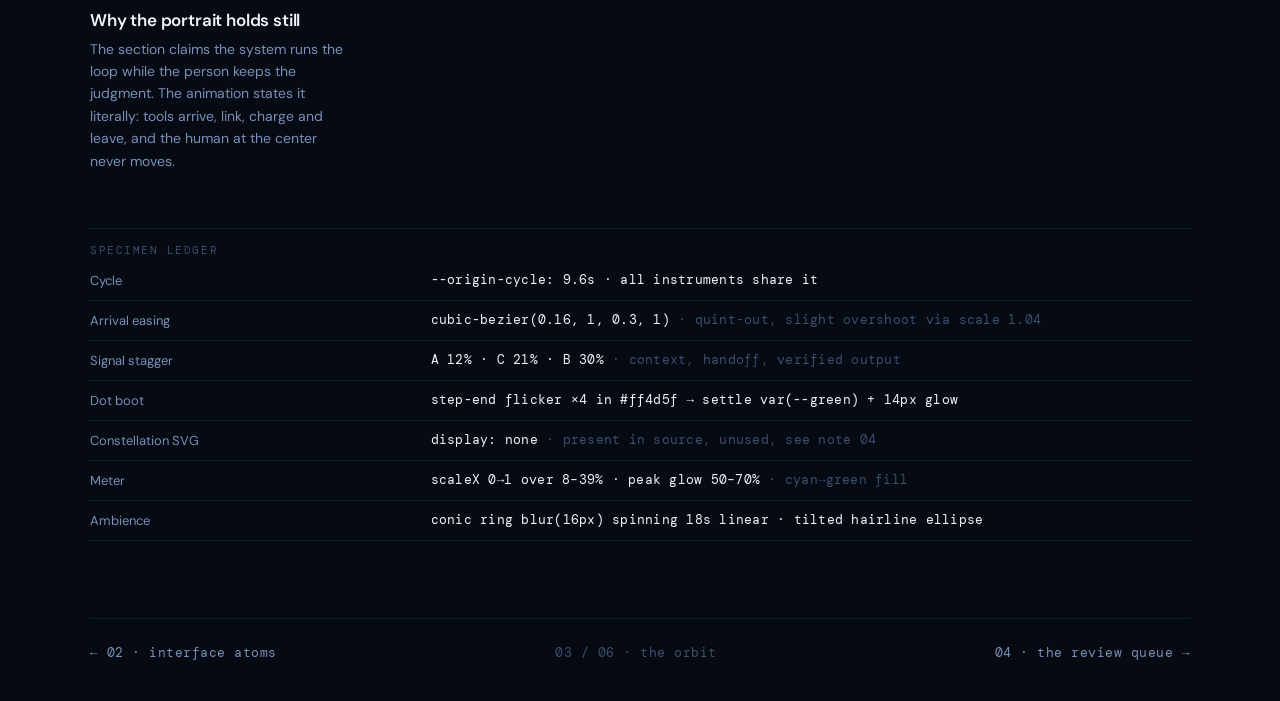
<file: stages/03-orbit.html>
<!DOCTYPE html>
<html lang="en">
  <head>
    <meta charset="utf-8" />
    <meta name="viewport" content="width=device-width,initial-scale=1" />
    <title>Stage 03 · The orbit — pietro.works showcase</title>
    <meta
      name="description"
      content="The How I work animation from pietro.works, isolated: a still portrait while the system assembles around it in a 9.6 second pure-CSS cycle."
    />
    <link href="https://fonts.googleapis.com" rel="preconnect" />
    <link crossorigin="" href="https://fonts.gstatic.com" rel="preconnect" />
    <link href="https://api.fontshare.com" rel="preconnect" />
    <link
      href="https://api.fontshare.com/v2/css?f[]=clash-display@600,700&display=swap"
      rel="stylesheet"
    />
    <link
      href="https://fonts.googleapis.com/css2?family=DM+Sans:opsz,wght@9..40,300;9..40,400;9..40,500;9..40,700&family=DM+Mono:wght@400;500&display=swap"
      rel="stylesheet"
    />
    <link rel="stylesheet" href="../shared.css" />
    <style>
      /* ================================================================
         The exhibit: the "How I work" orbit, verbatim production CSS,
         including the constellation SVG's display:none. See note 05.
         ================================================================ */
      .origin-visual {
        isolation: isolate;
        --origin-cycle: 9.6s;
        --origin-quint: cubic-bezier(0.16, 1, 0.3, 1);
        align-items: center;
        justify-items: center;
        min-height: 420px;
        width: min(400px, 100%);
        margin: 0 auto;
        display: grid;
        position: relative;
      }
      .origin-visual:before,
      .origin-visual:after {
        content: "";
        pointer-events: none;
        border-radius: 50%;
        position: absolute;
      }
      .origin-visual:before {
        border: 1px solid rgba(57, 232, 255, 0.18);
        width: min(380px, 78vw);
        height: min(380px, 78vw);
        transform: rotate(-14deg) scaleX(1.08);
        box-shadow:
          0 0 58px rgba(57, 232, 255, 0.12),
          inset 0 0 44px rgba(0, 255, 153, 0.05);
      }
      .origin-visual:after {
        filter: blur(16px);
        opacity: 0.48;
        background: conic-gradient(
          from 150deg,
          rgba(57, 232, 255, 0.38),
          transparent 24%,
          rgba(0, 255, 153, 0.28),
          transparent 54%,
          rgba(168, 85, 247, 0.32),
          transparent 82%,
          rgba(57, 232, 255, 0.28)
        );
        width: min(310px, 66vw);
        height: min(310px, 66vw);
      }
      @media (prefers-reduced-motion: no-preference) {
        .origin-visual:after {
          animation: 18s linear infinite avatarSpin;
        }
      }
      @keyframes avatarSpin {
        to {
          rotate: 360deg;
        }
      }
      .origin-photo-shell {
        z-index: 3;
        aspect-ratio: 1;
        border: 1px solid rgba(255, 255, 255, 0.22);
        border-radius: 50%;
        width: max(190px, min(22vw, 260px));
        position: relative;
        overflow: hidden;
        box-shadow:
          0 0 0 1px rgba(57, 232, 255, 0.28),
          0 0 0 10px rgba(57, 232, 255, 0.043),
          0 28px 80px rgba(0, 0, 0, 0.52),
          0 0 68px rgba(57, 232, 255, 0.14);
      }
      .origin-photo-shell img {
        object-fit: cover;
        width: 100%;
        height: 100%;
        display: block;
      }
      .origin-constellation {
        /* Matches production: display:none. A retired layer from the
           animation's build process, never meant to render. See note 05. */
        display: none;
        z-index: 5;
        opacity: 0;
        pointer-events: none;
        width: 100%;
        height: 100%;
        position: absolute;
        inset: 0;
        overflow: visible;
      }
      .origin-link {
        fill: none;
        stroke: rgba(57, 232, 255, 0.64);
        stroke-width: 1.45px;
        stroke-linecap: round;
        stroke-linejoin: round;
        vector-effect: non-scaling-stroke;
        stroke-dasharray: 1;
        stroke-dashoffset: 1px;
        filter: drop-shadow(0 0 6px rgba(57, 232, 255, 0.48))
          drop-shadow(0 0 16px rgba(57, 232, 255, 0.18));
        opacity: 0;
        animation: originLinkA var(--origin-cycle) ease-in-out infinite;
      }
      .origin-link-b {
        animation-name: originLinkB;
      }
      .origin-link-c {
        stroke: rgba(0, 255, 153, 0.58);
        animation-name: originLinkC;
      }
      .origin-signal,
      .origin-tax-meter {
        border: 1px solid var(--line-s);
        opacity: 0;
        animation-duration: var(--origin-cycle);
        animation-timing-function: var(--origin-quint);
        background: rgba(6, 10, 18, 0.78);
        border-radius: 999px;
        animation-iteration-count: infinite;
        position: absolute;
        box-shadow: 0 14px 34px rgba(0, 0, 0, 0.35);
      }
      .origin-signal {
        z-index: 6;
        flex-direction: column;
        gap: 2px;
        min-width: 158px;
        padding: 9px 13px;
        display: flex;
      }
      .origin-signal:before {
        content: "";
        width: 6px;
        height: 6px;
        animation-duration: var(--origin-cycle);
        background: #ff4d5f;
        border-radius: 50%;
        animation-timing-function: step-end;
        animation-iteration-count: infinite;
        position: absolute;
        top: 50%;
        left: 13px;
        transform: translateY(-50%);
        box-shadow: 0 0 12px rgba(255, 77, 95, 0.72);
      }
      .origin-signal strong {
        color: var(--ink);
        padding-left: 14px;
        font-size: 12px;
        line-height: 1;
      }
      .origin-signal span {
        color: var(--dim);
        padding-left: 14px;
        font-family: "DM Mono", monospace;
        font-size: 10px;
      }
      .origin-signal-a {
        --tx: -50%;
        --ty: 0px;
        --start-x: 0px;
        --start-y: 132px;
        --mid-x: 0px;
        --mid-y: 62px;
        --out-x: 0px;
        --out-y: -42px;
        --burst-x: 0px;
        --burst-y: -132px;
        animation-name: originSignalA;
        top: 18px;
        left: 50%;
        transform: translate(-50%);
      }
      .origin-signal-b {
        --tx: 0px;
        --ty: 0px;
        --start-x: 122px;
        --start-y: -90px;
        --mid-x: 56px;
        --mid-y: -42px;
        --out-x: -46px;
        --out-y: 34px;
        --burst-x: -148px;
        --burst-y: 110px;
        animation-name: originSignalB;
        top: 230px;
        left: 2px;
      }
      .origin-signal-c {
        --tx: 0px;
        --ty: 0px;
        --start-x: -122px;
        --start-y: -90px;
        --mid-x: -56px;
        --mid-y: -42px;
        --out-x: 46px;
        --out-y: 34px;
        --burst-x: 148px;
        --burst-y: 110px;
        animation-name: originSignalC;
        top: 230px;
        right: 2px;
      }
      .origin-signal-a:before {
        animation-name: originDotA;
      }
      .origin-signal-b:before {
        animation-name: originDotB;
      }
      .origin-signal-c:before {
        animation-name: originDotC;
      }
      .origin-tax-meter {
        z-index: 4;
        --tx: -50%;
        --ty: 0px;
        --start-x: 0px;
        --start-y: -74px;
        --mid-x: 0px;
        --mid-y: -34px;
        --out-x: 0px;
        --out-y: 34px;
        --burst-x: 0px;
        --burst-y: 96px;
        align-items: center;
        gap: 10px;
        padding: 8px 12px;
        animation-name: originMeterNode;
        display: flex;
        bottom: 18px;
        left: 50%;
        transform: translate(-50%);
      }
      .origin-tax-meter span {
        color: var(--cyan);
        white-space: nowrap;
        font-family: "DM Mono", monospace;
        font-size: 11px;
      }
      .origin-tax-meter i {
        width: 62px;
        height: 4px;
        animation: originMeterGlow var(--origin-cycle) ease-in-out infinite;
        background: rgba(57, 232, 255, 0.12);
        border-radius: 999px;
        position: relative;
        overflow: hidden;
        box-shadow: inset 0 0 0 1px rgba(57, 232, 255, 0.08);
      }
      .origin-tax-meter i:before {
        content: "";
        border-radius: inherit;
        background: linear-gradient(90deg, var(--cyan), var(--green));
        transform-origin: 0;
        width: 100%;
        animation: originMeterFill var(--origin-cycle) linear infinite;
        position: absolute;
        inset: 0;
        transform: scaleX(0);
        box-shadow:
          0 0 18px rgba(57, 232, 255, 0.55),
          0 0 36px rgba(0, 255, 153, 0.32);
      }

      /* ---- production keyframes, unedited ---- */
      @keyframes originSignalA {
        0%,
        12% {
          opacity: 0;
          transform: translate(
              calc(var(--tx) + var(--start-x)),
              calc(var(--ty) + var(--start-y))
            )
            scale(0.72);
        }
        17% {
          opacity: 1;
          transform: translate(var(--tx), var(--ty)) scale(1.045);
        }
        21%,
        70% {
          opacity: 1;
          transform: translate(var(--tx), var(--ty)) scale(1);
        }
        74% {
          opacity: 1;
          transform: translate(var(--tx), var(--ty)) scale(1.02);
        }
        79% {
          opacity: 0.98;
          transform: translate(
              calc(var(--tx) + var(--out-x)),
              calc(var(--ty) + var(--out-y))
            )
            scale(1.08);
        }
        84% {
          opacity: 0.68;
          transform: translate(
              calc(var(--tx) + var(--burst-x)),
              calc(var(--ty) + var(--burst-y))
            )
            scale(0.84);
        }
        90%,
        to {
          opacity: 0;
          transform: translate(
              calc(var(--tx) + var(--burst-x)),
              calc(var(--ty) + var(--burst-y))
            )
            scale(0.46);
        }
      }
      @keyframes originSignalC {
        0%,
        21% {
          opacity: 0;
          transform: translate(
              calc(var(--tx) + var(--start-x)),
              calc(var(--ty) + var(--start-y))
            )
            scale(0.72);
        }
        26% {
          opacity: 1;
          transform: translate(var(--tx), var(--ty)) scale(1.04);
        }
        30%,
        70% {
          opacity: 1;
          transform: translate(var(--tx), var(--ty)) scale(1);
        }
        74% {
          opacity: 1;
          transform: translate(var(--tx), var(--ty)) scale(1.02);
        }
        79% {
          opacity: 0.98;
          transform: translate(
              calc(var(--tx) + var(--out-x)),
              calc(var(--ty) + var(--out-y))
            )
            scale(1.08);
        }
        84% {
          opacity: 0.68;
          transform: translate(
              calc(var(--tx) + var(--burst-x)),
              calc(var(--ty) + var(--burst-y))
            )
            scale(0.84);
        }
        90%,
        to {
          opacity: 0;
          transform: translate(
              calc(var(--tx) + var(--burst-x)),
              calc(var(--ty) + var(--burst-y))
            )
            scale(0.46);
        }
      }
      @keyframes originSignalB {
        0%,
        30% {
          opacity: 0;
          transform: translate(
              calc(var(--tx) + var(--start-x)),
              calc(var(--ty) + var(--start-y))
            )
            scale(0.72);
        }
        35% {
          opacity: 1;
          transform: translate(var(--tx), var(--ty)) scale(1.04);
        }
        39%,
        70% {
          opacity: 1;
          transform: translate(var(--tx), var(--ty)) scale(1);
        }
        74% {
          opacity: 1;
          transform: translate(var(--tx), var(--ty)) scale(1.02);
        }
        79% {
          opacity: 0.98;
          transform: translate(
              calc(var(--tx) + var(--out-x)),
              calc(var(--ty) + var(--out-y))
            )
            scale(1.08);
        }
        84% {
          opacity: 0.68;
          transform: translate(
              calc(var(--tx) + var(--burst-x)),
              calc(var(--ty) + var(--burst-y))
            )
            scale(0.84);
        }
        90%,
        to {
          opacity: 0;
          transform: translate(
              calc(var(--tx) + var(--burst-x)),
              calc(var(--ty) + var(--burst-y))
            )
            scale(0.46);
        }
      }
      @keyframes originMeterNode {
        0%,
        2% {
          opacity: 0;
          transform: translate(
              calc(var(--tx) + var(--start-x)),
              calc(var(--ty) + var(--start-y))
            )
            scale(0.72);
        }
        8% {
          opacity: 1;
          transform: translate(var(--tx), var(--ty)) scale(1.035);
        }
        12%,
        70% {
          opacity: 1;
          transform: translate(var(--tx), var(--ty)) scale(1);
        }
        74% {
          opacity: 1;
          transform: translate(var(--tx), var(--ty)) scale(1.02);
        }
        79% {
          opacity: 0.98;
          transform: translate(
              calc(var(--tx) + var(--out-x)),
              calc(var(--ty) + var(--out-y))
            )
            scale(1.08);
        }
        84% {
          opacity: 0.68;
          transform: translate(
              calc(var(--tx) + var(--burst-x)),
              calc(var(--ty) + var(--burst-y))
            )
            scale(0.84);
        }
        90%,
        to {
          opacity: 0;
          transform: translate(
              calc(var(--tx) + var(--burst-x)),
              calc(var(--ty) + var(--burst-y))
            )
            scale(0.46);
        }
      }
      @keyframes originLinkA {
        0%,
        31% {
          opacity: 0;
          stroke-dashoffset: 1px;
        }
        40%,
        70% {
          opacity: 0.72;
          stroke-dashoffset: 0;
        }
        78% {
          opacity: 0.28;
          stroke-dashoffset: 0;
        }
        90%,
        to {
          opacity: 0;
          stroke-dashoffset: 1px;
        }
      }
      @keyframes originLinkB {
        0%,
        22% {
          opacity: 0;
          stroke-dashoffset: 1px;
        }
        31%,
        70% {
          opacity: 0.7;
          stroke-dashoffset: 0;
        }
        78% {
          opacity: 0.28;
          stroke-dashoffset: 0;
        }
        90%,
        to {
          opacity: 0;
          stroke-dashoffset: 1px;
        }
      }
      @keyframes originLinkC {
        0%,
        35% {
          opacity: 0;
          stroke-dashoffset: 1px;
        }
        44%,
        70% {
          opacity: 0.62;
          stroke-dashoffset: 0;
        }
        78% {
          opacity: 0.26;
          stroke-dashoffset: 0;
        }
        90%,
        to {
          opacity: 0;
          stroke-dashoffset: 1px;
        }
      }
      @keyframes originMeterFill {
        0%,
        8% {
          filter: brightness();
          transform: scaleX(0);
        }
        39% {
          filter: brightness(1.15) drop-shadow(0 0 10px rgba(57, 232, 255, 0.74));
          transform: scaleX(1);
        }
        50%,
        70% {
          filter: brightness(1.65) drop-shadow(0 0 8px rgba(57, 232, 255, 0.9))
            drop-shadow(0 0 18px rgba(0, 255, 153, 0.78))
            drop-shadow(0 0 30px rgba(0, 255, 153, 0.42));
          transform: scaleX(1);
        }
        90%,
        to {
          filter: brightness();
          transform: scaleX(1);
        }
      }
      @keyframes originMeterGlow {
        0%,
        8%,
        90%,
        to {
          filter: none;
          box-shadow: inset 0 0 0 1px rgba(57, 232, 255, 0.08);
        }
        39% {
          filter: drop-shadow(0 0 8px rgba(57, 232, 255, 0.58));
          box-shadow:
            inset 0 0 0 1px rgba(57, 232, 255, 0.14),
            0 0 14px rgba(57, 232, 255, 0.26);
        }
        50%,
        70% {
          filter: drop-shadow(0 0 10px rgba(57, 232, 255, 0.82))
            drop-shadow(0 0 22px rgba(0, 255, 153, 0.62))
            drop-shadow(0 0 42px rgba(0, 255, 153, 0.3));
          box-shadow:
            inset 0 0 0 1px rgba(57, 232, 255, 0.22),
            0 0 18px rgba(57, 232, 255, 0.42),
            0 0 34px rgba(0, 255, 153, 0.28);
        }
      }
      @keyframes originDotA {
        0%,
        12.4% {
          opacity: 0;
          box-shadow: none;
          background: #ff4d5f;
        }
        12.8%,
        14%,
        15.3%,
        16.4% {
          opacity: 1;
          background: #ff4d5f;
          box-shadow: 0 0 13px rgba(255, 77, 95, 0.76);
        }
        13.4%,
        14.7%,
        15.9% {
          opacity: 0.14;
          box-shadow: none;
          background: #ff4d5f;
        }
        17.8%,
        70% {
          opacity: 1;
          background: var(--green);
          box-shadow: 0 0 14px rgba(0, 255, 153, 0.72);
        }
        90%,
        to {
          opacity: 0;
          box-shadow: none;
          background: #ff4d5f;
        }
      }
      @keyframes originDotC {
        0%,
        21.4% {
          opacity: 0;
          box-shadow: none;
          background: #ff4d5f;
        }
        21.8%,
        23%,
        24.3%,
        25.4% {
          opacity: 1;
          background: #ff4d5f;
          box-shadow: 0 0 13px rgba(255, 77, 95, 0.76);
        }
        22.4%,
        23.7%,
        24.9% {
          opacity: 0.14;
          box-shadow: none;
          background: #ff4d5f;
        }
        26.8%,
        70% {
          opacity: 1;
          background: var(--green);
          box-shadow: 0 0 14px rgba(0, 255, 153, 0.72);
        }
        90%,
        to {
          opacity: 0;
          box-shadow: none;
          background: #ff4d5f;
        }
      }
      @keyframes originDotB {
        0%,
        30.4% {
          opacity: 0;
          box-shadow: none;
          background: #ff4d5f;
        }
        30.8%,
        32%,
        33.3%,
        34.4% {
          opacity: 1;
          background: #ff4d5f;
          box-shadow: 0 0 13px rgba(255, 77, 95, 0.76);
        }
        31.4%,
        32.7%,
        33.9% {
          opacity: 0.14;
          box-shadow: none;
          background: #ff4d5f;
        }
        35.8%,
        70% {
          opacity: 1;
          background: var(--green);
          box-shadow: 0 0 14px rgba(0, 255, 153, 0.72);
        }
        90%,
        to {
          opacity: 0;
          box-shadow: none;
          background: #ff4d5f;
        }
      }

      /* ---- phase bar (showcase furniture, synced to the same clock) ---- */
      .phase-bar {
        margin-top: 26px;
      }
      .phase-track {
        border: 1px solid var(--line);
        background: rgba(6, 10, 18, 0.5);
        border-radius: 999px;
        height: 8px;
        position: relative;
        overflow: hidden;
      }
      .phase-fill {
        position: absolute;
        inset: 0;
        transform-origin: 0;
        transform: scaleX(0);
        background: linear-gradient(90deg, rgba(57, 232, 255, 0.5), rgba(0, 255, 153, 0.5));
        border-radius: inherit;
      }
      @media (prefers-reduced-motion: no-preference) {
        .phase-fill {
          animation: phaseSweep 9.6s linear infinite;
        }
      }
      @keyframes phaseSweep {
        0% {
          transform: scaleX(0);
        }
        to {
          transform: scaleX(1);
        }
      }
      .phase-labels {
        display: grid;
        grid-template-columns: 12fr 18fr 14fr 26fr 20fr 10fr;
        margin-top: 8px;
        font-family: "DM Mono", monospace;
        font-size: 9.5px;
        letter-spacing: 0.06em;
        text-transform: uppercase;
        color: var(--dim);
      }
      .phase-labels span {
        border-left: 1px solid var(--line-s);
        padding-left: 6px;
        white-space: nowrap;
        overflow: hidden;
        text-overflow: ellipsis;
      }
      @media (max-width: 560px) {
        .phase-labels {
          font-size: 8px;
        }
      }
    </style>
  </head>
  <body>
    <div aria-hidden="true" class="ambient ambient-a"></div>
    <div aria-hidden="true" class="ambient ambient-b"></div>
    <div aria-hidden="true" class="scanline"></div>

    <header class="sc-top">
      <div class="wrap">
        <a class="sc-brand" href="../index.html">Pietro<sup>.works/showcase</sup></a>
        <nav class="sc-crumb" aria-label="Stages">
          <a href="../index.html">00</a>
          <a href="01-accent.html">01</a>
          <a href="02-atoms.html">02</a>
          <a href="03-orbit.html" aria-current="page">03</a>
          <a href="04-review-queue.html">04</a>
          <a href="05-modules.html">05</a>
          <a href="06-flip.html">06</a>
        </nav>
      </div>
    </header>

    <main>
      <section class="band band--hero">
        <div class="wrap">
          <div class="stage-hero">
            <div class="eyebrow"><span class="dot"></span> stage_03 · highlight</div>
            <h1>The system assembles around the person</h1>
            <p class="sub">
              In the "How I work" section, the portrait never moves. Everything else
              does. Three signal chips fly in and boot up, an orchestration meter
              charges, and then the whole apparatus bursts away and rebuilds. The
              argument of the entire site, played as a 9.6 second loop of pure CSS.
              No JavaScript touches this scene.
            </p>
          </div>

          <figure class="pedestal pedestal--grid" aria-label="The orbit animation, isolated and running">
            <span class="pedestal-tick pedestal-tick--tl">how-i-work / visual</span>
            <span class="pedestal-tick pedestal-tick--br">cycle 9.6s · css only</span>
            <div class="origin-visual">
              <svg
                class="origin-constellation"
                focusable="false"
                preserveAspectRatio="none"
                viewBox="0 0 360 360"
                aria-hidden="true"
              >
                <path class="origin-link origin-link-a" d="M180 18L2 251" pathLength="1"></path>
                <path class="origin-link origin-link-b" d="M180 18L358 251" pathLength="1"></path>
                <path class="origin-link origin-link-c" d="M2 251L358 251" pathLength="1"></path>
              </svg>
              <div class="origin-photo-shell">
                <img
                  alt="Pietro Impagliazzo"
                  decoding="async"
                  height="560"
                  loading="lazy"
                  sizes="260px"
                  src="../assets/pietro-works-320.webp"
                  srcset="
                    ../assets/pietro-works-320.webp 320w,
                    ../assets/pietro-works-560.webp 560w
                  "
                  width="560"
                />
              </div>
              <div class="origin-signal origin-signal-a">
                <strong>Context Layer</strong> <span>inputs attached</span>
              </div>
              <div class="origin-signal origin-signal-b">
                <strong>Verified Output</strong> <span>human-approved sync</span>
              </div>
              <div class="origin-signal origin-signal-c">
                <strong>AI Handoff</strong> <span>structured prompt</span>
              </div>
              <div class="origin-tax-meter"><span>orchestration layer</span> <i></i></div>
            </div>

            <div class="phase-bar" aria-hidden="true">
              <div class="phase-track"><div class="phase-fill"></div></div>
              <div class="phase-labels">
                <span>boot</span>
                <span>signals in</span>
                <span>linked</span>
                <span>hold</span>
                <span>burst</span>
                <span>reset</span>
              </div>
            </div>
          </figure>

          <div class="readout" role="note">
            <b>cycle 9.6s</b><i>·</i><b>3 signals · staggered 12 / 21 / 30%</b><i>·</i>
            <b>quint-out arrivals</b><i>·</i><b>meter sweep cyan→green</b><i>·</i>
            <b>0 lines of JS</b>
          </div>

          <div class="notes">
            <div class="note" data-reveal>
              <span class="n-index">note / 01</span>
              <h3>Signals boot like hardware</h3>
              <p>
                Watch the dot on each chip as it lands: it flickers red four times on
                a <code>step-end</code> clock, then settles green. Status is earned on
                screen, not assumed. It is the smallest storytelling beat on the site
                and the one people remember.
              </p>
            </div>
            <div class="note" data-reveal>
              <span class="n-index">note / 02</span>
              <h3>One clock, many instruments</h3>
              <p>
                Every element animates against the same
                <code>--origin-cycle: 9.6s</code> custom property. Arrival order, the
                meter's charge and the shared burst all read one variable, so
                retiming the whole scene is a one-line edit.
              </p>
            </div>
            <div class="note" data-reveal>
              <span class="n-index">note / 03</span>
              <h3>The exit is choreography, not a cut</h3>
              <p>
                From 74% each chip leans out along its own vector, then bursts away
                from the portrait, scaling down as it fades. Every element carries
                <code>--out</code> and <code>--burst</code> coordinates, so the
                scatter radiates from the center like a released field.
              </p>
            </div>
            <div class="note" data-reveal>
              <span class="n-index">note / 04</span>
              <h3>A layer built, then retired</h3>
              <p>
                The markup and CSS for a constellation SVG still exist in the
                source, three lines meant to draw between the signal chips. They
                ship with <code>display: none</code> on the live site and stay off
                here too: a leftover from the animation's build process, not a
                feature. The three chips carried the connective idea on their own,
                so the drawn links were cut without a redesign.
              </p>
            </div>
            <div class="note" data-reveal>
              <span class="n-index">note / 06</span>
              <h3>Why the portrait holds still</h3>
              <p>
                The section claims the system runs the loop while the person keeps
                the judgment. The animation states it literally: tools arrive, link,
                charge and leave, and the human at the center never moves.
              </p>
            </div>
          </div>

          <dl class="ledger">
            <div class="ledger-title">specimen ledger</div>
            <div class="ledger-row">
              <dt>Cycle</dt>
              <dd>--origin-cycle: 9.6s · all instruments share it</dd>
            </div>
            <div class="ledger-row">
              <dt>Arrival easing</dt>
              <dd>cubic-bezier(0.16, 1, 0.3, 1) <em>· quint-out, slight overshoot via scale 1.04</em></dd>
            </div>
            <div class="ledger-row">
              <dt>Signal stagger</dt>
              <dd>A 12% · C 21% · B 30% <em>· context, handoff, verified output</em></dd>
            </div>
            <div class="ledger-row">
              <dt>Dot boot</dt>
              <dd>step-end flicker ×4 in #ff4d5f → settle var(--green) + 14px glow</dd>
            </div>
            <div class="ledger-row">
              <dt>Constellation SVG</dt>
              <dd>display: none <em>· present in source, unused, see note 04</em></dd>
            </div>
            <div class="ledger-row">
              <dt>Meter</dt>
              <dd>scaleX 0→1 over 8–39% · peak glow 50–70% <em>· cyan→green fill</em></dd>
            </div>
            <div class="ledger-row">
              <dt>Ambience</dt>
              <dd>conic ring blur(16px) spinning 18s linear · tilted hairline ellipse</dd>
            </div>
          </dl>

          <nav class="stage-foot" aria-label="Stage footer">
            <a href="02-atoms.html">← 02 · interface atoms</a>
            <span class="sf-mid">03 / 06 · the orbit</span>
            <a href="04-review-queue.html">04 · the review queue →</a>
          </nav>
        </div>
      </section>
    </main>

    <script>
      (() => {
        const obs = new IntersectionObserver(
          (entries) => {
            entries.forEach((e) => {
              if (e.isIntersecting) {
                e.target.classList.add("is-visible");
                obs.unobserve(e.target);
              }
            });
          },
          { threshold: 0.1 },
        );
        document.querySelectorAll("[data-reveal]").forEach((el, i) => {
          el.style.transitionDelay = `${Math.min(i * 40, 240)}ms`;
          obs.observe(el);
        });
      })();
    </script>
  </body>
</html>
</file>
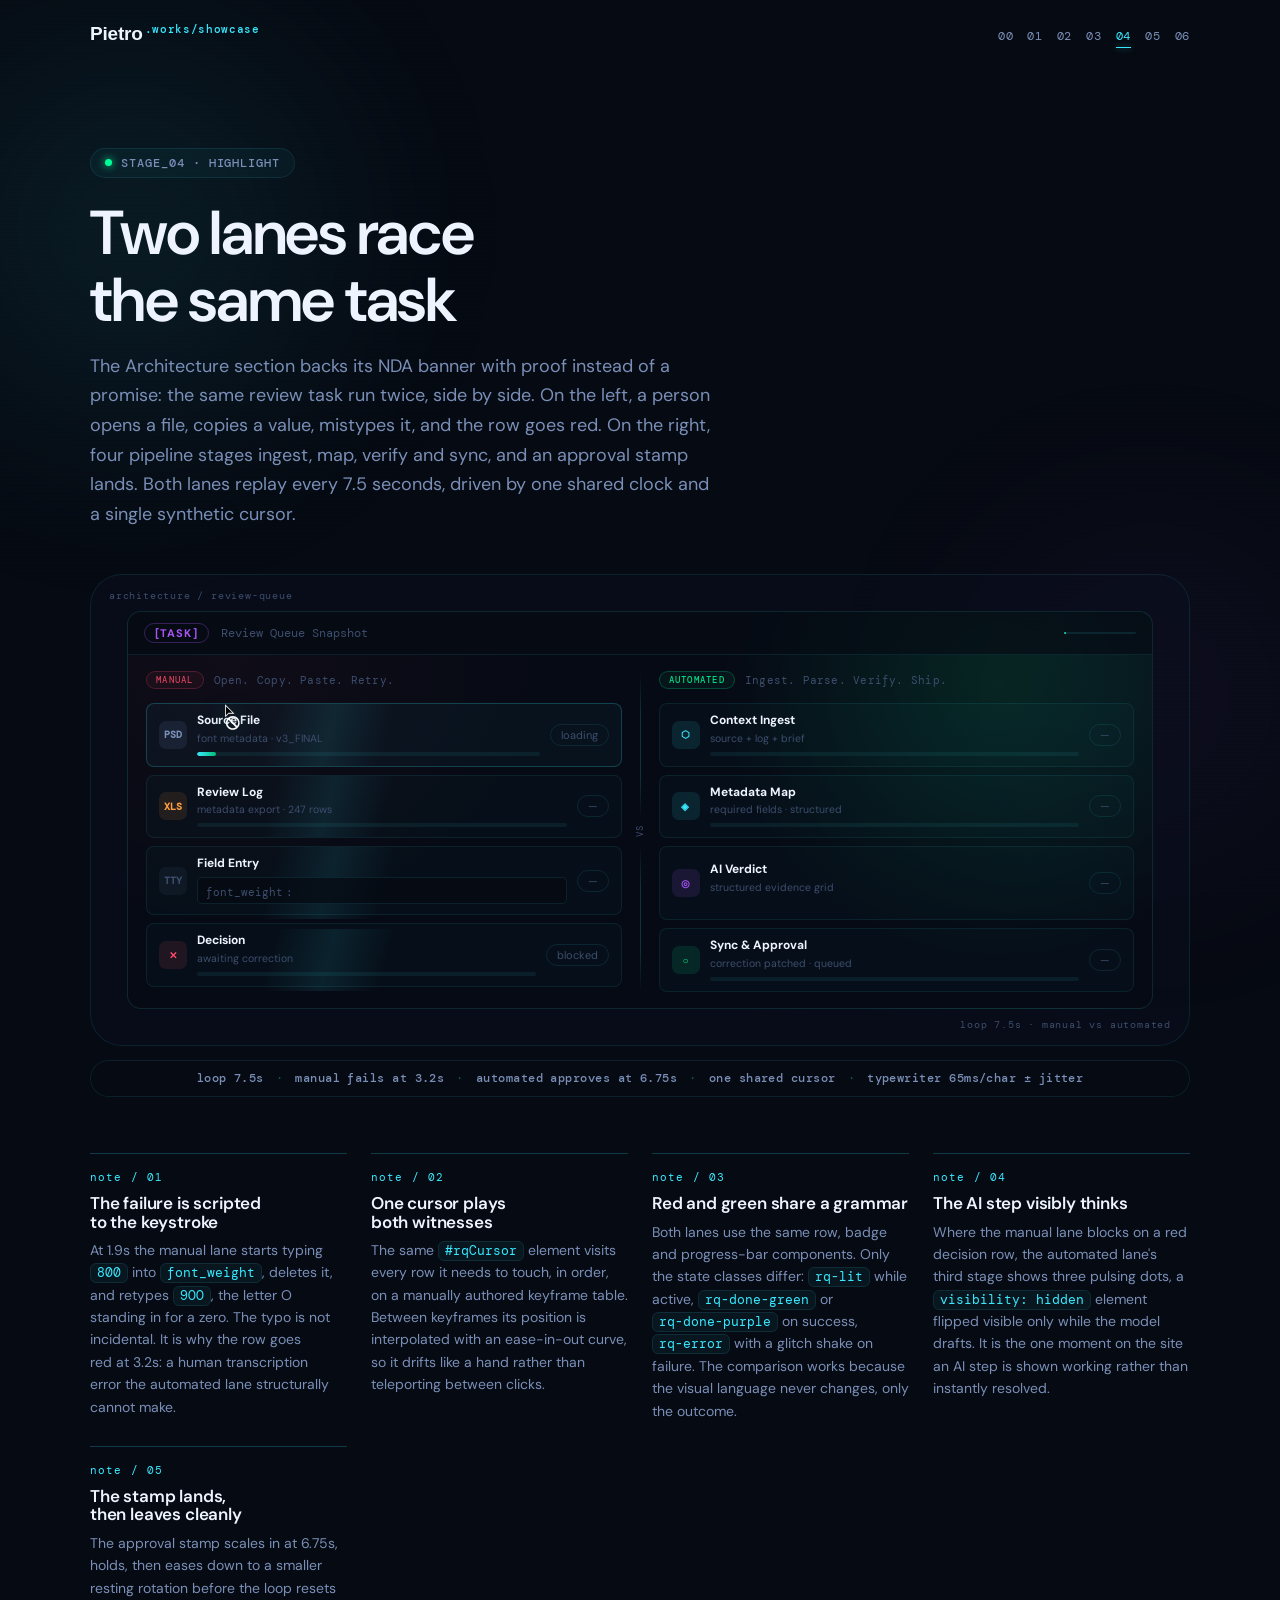
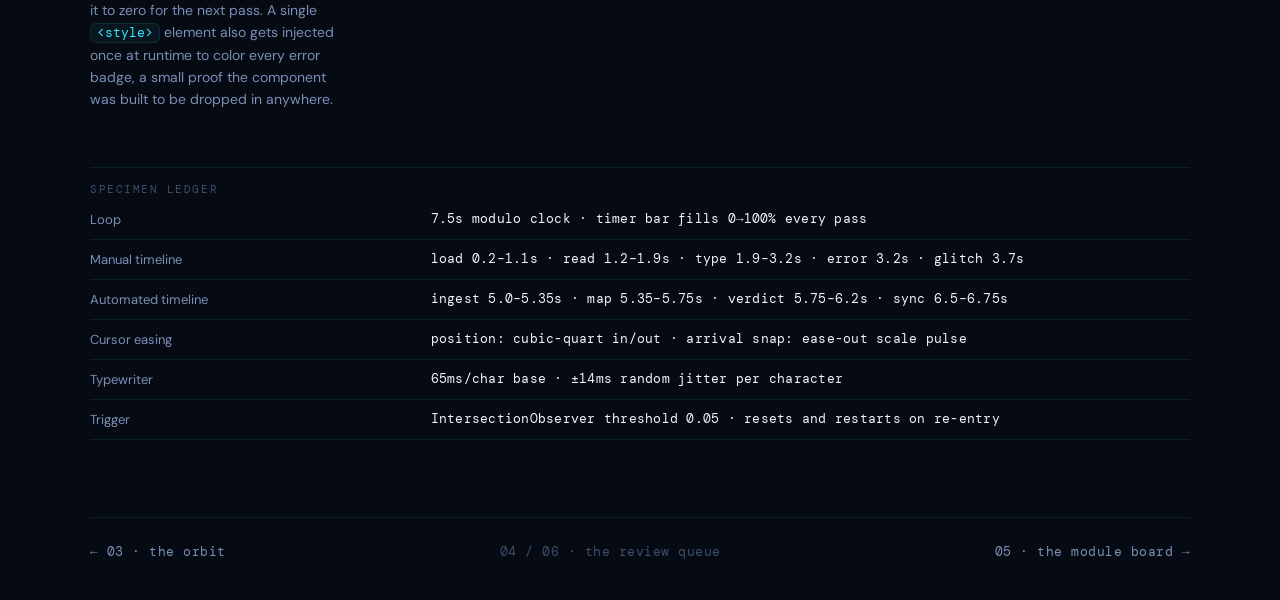
<file: stages/04-review-queue.html>
<!DOCTYPE html>
<html lang="en">
  <head>
    <meta charset="utf-8" />
    <meta name="viewport" content="width=device-width,initial-scale=1" />
    <title>Stage 04 · The review queue — pietro.works showcase</title>
    <meta
      name="description"
      content="The Architecture split-screen from pietro.works, isolated: manual chaos on the left, an automated pipeline on the right, replaying the same 7.5 second story."
    />
    <link href="https://fonts.googleapis.com" rel="preconnect" />
    <link crossorigin="" href="https://fonts.gstatic.com" rel="preconnect" />
    <link href="https://api.fontshare.com" rel="preconnect" />
    <link
      href="https://api.fontshare.com/v2/css?f[]=clash-display@600,700&display=swap"
      rel="stylesheet"
    />
    <link
      href="https://fonts.googleapis.com/css2?family=DM+Sans:opsz,wght@9..40,300;9..40,400;9..40,500;9..40,700&family=DM+Mono:wght@400;500&display=swap"
      rel="stylesheet"
    />
    <link rel="stylesheet" href="../shared.css" />
    <style>
      /* ================================================================
         The exhibit: the Architecture section's review-queue split view,
         verbatim production CSS. Two lanes race the same task: manual
         chaos on the left, the automated pipeline on the right.
         ================================================================ */
      .redacted-dash {
        border-radius: var(--rx-md);
        background:
          radial-gradient(circle at 85% 18%, rgba(0, 255, 153, 0.08), transparent 30%),
          rgba(6, 10, 18, 0.5);
        border: 1px solid rgba(57, 232, 255, 0.12);
        overflow: hidden;
      }
      .redacted-dash-header {
        border-bottom: 1px solid var(--line);
        background: rgba(6, 10, 18, 0.5);
        align-items: center;
        gap: 12px;
        padding: 11px 16px;
        display: flex;
      }
      .redact-label {
        letter-spacing: 0.1em;
        color: var(--purple);
        border: 1px solid rgba(168, 85, 247, 0.3);
        border-radius: 999px;
        padding: 2px 10px;
        font-size: 11px;
        font-weight: 700;
      }
      .redact-tag {
        color: var(--dim);
        font-family: "DM Mono", monospace;
        font-size: 12px;
      }
      .redact-row {
        border-radius: var(--rx-sm);
        background: rgba(57, 232, 255, 0.024);
        border: 1px solid rgba(57, 232, 255, 0.08);
        align-items: center;
        gap: 10px;
        padding: 10px 12px;
        transition:
          border-color 0.25s,
          box-shadow 0.25s,
          background 0.25s;
        display: flex;
        position: relative;
      }
      .redact-row:before {
        content: "";
        background: linear-gradient(
          105deg,
          transparent 0,
          transparent 38%,
          rgba(57, 232, 255, 0.09),
          transparent 62%,
          transparent 100%
        );
        animation: 3.6s ease-in-out infinite redactSweep;
        position: absolute;
        inset: 0;
        transform: translate(-120%);
      }
      .redact-copy {
        z-index: 1;
        flex: 1;
        min-width: 0;
        position: relative;
      }
      .redact-copy strong {
        color: var(--ink);
        font-size: 12px;
        line-height: 1.15;
        display: block;
      }
      .redact-copy span {
        color: var(--dim);
        margin-top: 4px;
        font-size: 10.5px;
        display: block;
      }
      .redact-progress {
        background: rgba(57, 232, 255, 0.07);
        border-radius: 999px;
        height: 4px;
        margin-top: 7px;
        overflow: hidden;
      }
      .redact-progress i {
        width: var(--w, 50%);
        border-radius: inherit;
        background: linear-gradient(90deg, var(--cyan), rgba(0, 255, 153, 0.7));
        transform-origin: 0;
        height: 100%;
        animation: redactProgress 2.8s var(--ease) infinite alternate;
        display: block;
      }
      .rq-progress-red i {
        background: linear-gradient(90deg, #ff4d6a, #ff9f43) !important;
      }
      .redact-badge {
        border: 1px solid var(--line);
        color: var(--dim);
        white-space: nowrap;
        z-index: 1;
        border-radius: 999px;
        flex-shrink: 0;
        padding: 3px 10px;
        font-size: 11px;
        position: relative;
      }
      .redact-badge--green {
        color: var(--green);
        border-color: rgba(0, 255, 153, 0.25);
      }
      .redact-badge--cyan {
        color: var(--cyan);
        border-color: rgba(57, 232, 255, 0.25);
      }
      .redact-badge--purple {
        color: var(--purple);
        border-color: rgba(168, 85, 247, 0.28);
      }
      .rq-badge-error {
        color: #ff4d6a !important;
        border-color: rgba(255, 77, 106, 0.35) !important;
        background: rgba(255, 77, 106, 0.08) !important;
      }
      @keyframes redactSweep {
        0%,
        35% {
          opacity: 0;
          transform: translate(-120%);
        }
        55% {
          opacity: 1;
        }
        75%,
        to {
          opacity: 0;
          transform: translate(120%);
        }
      }
      @keyframes redactProgress {
        0% {
          transform: scaleX(0.72);
        }
        to {
          transform: scaleX(1);
        }
      }

      .rq-timer-wrap {
        align-items: center;
        gap: 8px;
        margin-left: auto;
        display: flex;
      }
      .rq-timer-track {
        background: rgba(57, 232, 255, 0.1);
        border-radius: 999px;
        width: 72px;
        height: 2px;
        overflow: hidden;
      }
      .rq-timer-fill {
        border-radius: inherit;
        background: linear-gradient(90deg, var(--cyan), var(--green));
        width: 0%;
        height: 100%;
        transition: width 50ms linear;
      }
      .rq-split-body {
        grid-template-columns: minmax(0, 1fr) auto minmax(0, 1fr);
        min-height: 280px;
        display: grid;
        position: relative;
      }
      .rq-cursor {
        z-index: 30;
        pointer-events: none;
        opacity: 0;
        transform-origin: 4px 2px;
        filter: drop-shadow(0 10px 18px rgba(0, 0, 0, 0.42))
          drop-shadow(0 0 12px rgba(57, 232, 255, 0.18));
        width: 28px;
        height: 40px;
        margin-top: -2px;
        margin-left: -4px;
        transition: opacity 0.2s;
        position: absolute;
      }
      .rq-panel {
        flex-direction: column;
        gap: 10px;
        min-width: 0;
        padding: 16px 18px;
        display: flex;
        position: relative;
      }
      .rq-panel--chaos {
        background: radial-gradient(at 20% 0, rgba(255, 77, 106, 0.04), transparent 55%);
      }
      .rq-panel--flow {
        background: radial-gradient(at 80% 0, rgba(0, 255, 153, 0.04), transparent 55%);
      }
      .rq-panel-head {
        align-items: center;
        gap: 10px;
        margin-bottom: 4px;
        display: flex;
      }
      .rq-panel-label {
        letter-spacing: 0.14em;
        text-transform: uppercase;
        border-radius: 999px;
        flex-shrink: 0;
        padding: 2px 9px;
        font-family: "DM Mono", monospace;
        font-size: 9px;
        font-weight: 500;
      }
      .rq-panel-label--chaos {
        color: rgba(255, 77, 106, 0.8);
        background: rgba(255, 77, 106, 0.06);
        border: 1px solid rgba(255, 77, 106, 0.22);
      }
      .rq-panel-label--flow {
        color: rgba(0, 255, 153, 0.85);
        background: rgba(0, 255, 153, 0.05);
        border: 1px solid rgba(0, 255, 153, 0.22);
      }
      .rq-panel-title {
        min-width: 0;
        color: var(--dim);
        letter-spacing: 0.02em;
        font-family: "DM Mono", monospace;
        font-size: 11px;
      }
      .rq-panel-rows {
        flex-direction: column;
        flex: 1;
        gap: 8px;
        min-width: 0;
        display: flex;
      }
      .rq-row .redact-copy strong {
        font-size: 12px;
      }
      .rq-row .redact-copy span {
        font-size: 10.5px;
      }
      .rq-row .redact-progress {
        margin-top: 7px;
      }
      .rq-panel--flow #fr3 {
        height: 74px;
        min-height: 74px;
      }
      .rq-panel--flow #fr3 .redact-copy {
        flex-direction: column;
        justify-content: center;
        min-height: 48px;
        display: flex;
      }
      .rq-row-icon {
        letter-spacing: 0.02em;
        border-radius: 7px;
        flex-shrink: 0;
        justify-content: center;
        align-items: center;
        width: 28px;
        height: 28px;
        font-family: "DM Mono", monospace;
        font-size: 10px;
        font-weight: 600;
        display: flex;
      }
      .rq-row-icon--muted {
        color: var(--muted);
        background: rgba(61, 78, 110, 0.25);
      }
      .rq-row-icon--warn {
        color: #ff9f43;
        background: rgba(255, 159, 67, 0.1);
      }
      .rq-row-icon--dim {
        color: var(--dim);
        background: rgba(61, 78, 110, 0.15);
      }
      .rq-row-icon--red {
        color: #ff4d6a;
        background: rgba(255, 77, 106, 0.1);
      }
      .rq-row-icon--cyan {
        color: var(--cyan);
        background: rgba(57, 232, 255, 0.1);
      }
      .rq-row-icon--purple {
        color: var(--purple);
        background: rgba(168, 85, 247, 0.12);
      }
      .rq-row-icon--green {
        color: var(--green);
        background: rgba(0, 255, 153, 0.1);
      }
      .rq-row-flash {
        z-index: 2;
        border-radius: var(--rx-sm);
        opacity: 0;
        pointer-events: none;
        transition: opacity 0.15s;
        position: absolute;
        inset: 0;
      }
      .rq-row-flash--red {
        background: rgba(255, 77, 106, 0.1);
        border: 1px solid rgba(255, 77, 106, 0.45);
      }
      .rq-row-flash--green {
        background: rgba(0, 255, 153, 0.07);
        border: 1px solid rgba(0, 255, 153, 0.35);
      }
      .rq-type-field {
        background: rgba(6, 10, 18, 0.7);
        border: 1px solid rgba(57, 232, 255, 0.1);
        border-radius: 5px;
        align-items: center;
        gap: 1px;
        min-height: 22px;
        margin-top: 6px;
        padding: 4px 8px;
        font-family: "DM Mono", monospace;
        font-size: 10.5px;
        display: flex;
      }
      .rq-type-field.field-error {
        border-color: rgba(255, 77, 106, 0.55);
        box-shadow: 0 0 0 2px rgba(255, 77, 106, 0.1);
      }
      .rq-type-key {
        color: var(--cyan);
      }
      .rq-type-sep {
        color: var(--dim);
        margin: 0 2px;
      }
      .rq-type-caret {
        background: var(--cyan);
        opacity: 0;
        width: 1.5px;
        height: 11px;
        margin-left: 1px;
        animation: 0.85s step-end infinite rqBlink;
        display: inline-block;
      }
      @keyframes rqBlink {
        0%,
        to {
          opacity: 1;
        }
        50% {
          opacity: 0;
        }
      }
      .rq-thinking {
        visibility: hidden;
        align-items: center;
        gap: 4px;
        height: 4px;
        margin-top: 6px;
        display: flex;
      }
      .rq-thinking.visible {
        visibility: visible;
      }
      .rq-thinking span {
        background: var(--purple);
        opacity: 0;
        border-radius: 50%;
        width: 4px;
        height: 4px;
        animation: 1.1s ease-in-out infinite rqDot;
      }
      .rq-thinking span:nth-child(2) {
        animation-delay: 0.18s;
      }
      .rq-thinking span:nth-child(3) {
        animation-delay: 0.36s;
      }
      @keyframes rqDot {
        0%,
        80%,
        to {
          opacity: 0;
          transform: scale(0.7);
        }
        40% {
          opacity: 1;
          transform: scale(1);
        }
      }
      .rq-divider {
        flex-direction: column;
        align-items: center;
        gap: 0;
        width: 1px;
        padding: 16px 0;
        display: flex;
        position: relative;
      }
      .rq-divider-line {
        background: linear-gradient(
          transparent,
          rgba(57, 232, 255, 0.18) 30%,
          rgba(57, 232, 255, 0.18) 70%,
          transparent
        );
        flex: 1;
        width: 1px;
      }
      .rq-divider-vs {
        color: var(--dim);
        letter-spacing: 0.12em;
        text-transform: uppercase;
        white-space: nowrap;
        writing-mode: vertical-rl;
        padding: 6px 0;
        font-family: "DM Mono", monospace;
        font-size: 9px;
        transform: rotate(180deg);
      }
      .rq-approve-stamp {
        z-index: 20;
        border: 1.5px solid var(--green);
        border-radius: var(--rx-md);
        color: var(--green);
        letter-spacing: 0.1em;
        text-transform: uppercase;
        pointer-events: none;
        white-space: nowrap;
        opacity: 0;
        background: rgba(0, 255, 153, 0.08);
        padding: 9px 22px;
        font-family: "Clash Display", "DM Sans", sans-serif;
        font-size: 16px;
        font-weight: 600;
        transition:
          transform 0.5s cubic-bezier(0.22, 1, 0.36, 1),
          opacity 0.3s;
        position: absolute;
        top: 50%;
        left: 50%;
        transform: translate(-50%, -50%) scale(0) rotate(-6deg);
        box-shadow: 0 0 32px rgba(0, 255, 153, 0.15);
      }
      .rq-approve-stamp.show {
        opacity: 1;
        transform: translate(-50%, -50%) scale(1) rotate(-4deg);
      }
      .rq-row.rq-lit {
        background: rgba(57, 232, 255, 0.04) !important;
        border-color: rgba(57, 232, 255, 0.22) !important;
      }
      .rq-row.rq-done-green {
        background: rgba(0, 255, 153, 0.03) !important;
        border-color: rgba(0, 255, 153, 0.2) !important;
      }
      .rq-row.rq-done-purple {
        background: rgba(168, 85, 247, 0.03) !important;
        border-color: rgba(168, 85, 247, 0.2) !important;
      }
      .rq-row.rq-error {
        background: rgba(255, 77, 106, 0.05) !important;
        border-color: rgba(255, 77, 106, 0.35) !important;
      }
      @keyframes rqGlitch {
        0%,
        to {
          filter: none;
          transform: none;
        }
        30% {
          filter: hue-rotate(15deg);
          transform: translate(-2px);
        }
        60% {
          filter: hue-rotate(-10deg);
          transform: translate(2px);
        }
        90% {
          transform: none;
        }
      }
      .rq-glitch {
        animation: 0.35s both rqGlitch;
      }
      @media (max-width: 640px) {
        .rq-split-body {
          grid-template-rows: auto auto auto;
          grid-template-columns: 1fr;
        }
        .rq-divider {
          flex-direction: row;
          width: 100%;
          padding: 0 16px;
        }
        .rq-divider-line {
          height: 1px;
          width: auto;
        }
        .rq-divider-vs {
          writing-mode: horizontal-tb;
          transform: none;
        }
      }
    </style>
  </head>
  <body>
    <div aria-hidden="true" class="ambient ambient-a"></div>
    <div aria-hidden="true" class="ambient ambient-b"></div>
    <div aria-hidden="true" class="scanline"></div>

    <header class="sc-top">
      <div class="wrap">
        <a class="sc-brand" href="../index.html">Pietro<sup>.works/showcase</sup></a>
        <nav class="sc-crumb" aria-label="Stages">
          <a href="../index.html">00</a>
          <a href="01-accent.html">01</a>
          <a href="02-atoms.html">02</a>
          <a href="03-orbit.html">03</a>
          <a href="04-review-queue.html" aria-current="page">04</a>
          <a href="05-modules.html">05</a>
          <a href="06-flip.html">06</a>
        </nav>
      </div>
    </header>

    <main>
      <section class="band band--hero">
        <div class="wrap">
          <div class="stage-hero">
            <div class="eyebrow"><span class="dot"></span> stage_04 · highlight</div>
            <h1>Two lanes race the same task</h1>
            <p class="sub">
              The Architecture section backs its NDA banner with proof instead of a
              promise: the same review task run twice, side by side. On the left, a
              person opens a file, copies a value, mistypes it, and the row goes red.
              On the right, four pipeline stages ingest, map, verify and sync, and an
              approval stamp lands. Both lanes replay every 7.5 seconds, driven by
              one shared clock and a single synthetic cursor.
            </p>
          </div>

          <figure class="pedestal" style="padding: clamp(18px, 3vw, 36px)" aria-label="The review queue split animation, isolated and running">
            <span class="pedestal-tick pedestal-tick--tl">architecture / review-queue</span>
            <span class="pedestal-tick pedestal-tick--br">loop 7.5s · manual vs automated</span>

            <div class="redacted-dash" data-reveal id="rqAnimDash">
              <div class="redacted-dash-header">
                <span class="redact-label">[TASK]</span>
                <span class="redact-tag">Review Queue Snapshot</span>
                <div aria-hidden="true" class="rq-timer-wrap">
                  <div class="rq-timer-track">
                    <div class="rq-timer-fill" id="rqTimerFill"></div>
                  </div>
                </div>
              </div>
              <div class="rq-split-body">
                <img alt="" aria-hidden="true" class="rq-cursor" id="rqCursor" src="../assets/pointer-block.svg" />
                <!-- Left: the manual panel. -->
                <div class="rq-panel rq-panel--chaos">
                  <div class="rq-panel-head">
                    <span class="rq-panel-label rq-panel-label--chaos">Manual</span>
                    <span class="rq-panel-title">Open. Copy. Paste. Retry.</span>
                  </div>
                  <div class="rq-panel-rows">
                    <div class="redact-row rq-row" id="cr1">
                      <div class="rq-row-flash rq-row-flash--red" id="cf1"></div>
                      <div class="rq-row-icon rq-row-icon--muted">PSD</div>
                      <div class="redact-copy">
                        <strong>Source File</strong>
                        <span id="cs1lbl">font metadata · v3_FINAL</span>
                        <div class="redact-progress"><i id="cp1" style="--w: 0%"></i></div>
                      </div>
                      <div class="redact-badge" id="cb1">—</div>
                    </div>
                    <div class="redact-row rq-row" id="cr2">
                      <div class="rq-row-flash rq-row-flash--red" id="cf2"></div>
                      <div class="rq-row-icon rq-row-icon--warn">XLS</div>
                      <div class="redact-copy">
                        <strong>Review Log</strong>
                        <span id="cs2lbl">metadata export · 247 rows</span>
                        <div class="redact-progress"><i id="cp2" style="--w: 0%"></i></div>
                      </div>
                      <div class="redact-badge" id="cb2">—</div>
                    </div>
                    <div class="redact-row rq-row rq-type-row" id="cr3">
                      <div class="rq-row-flash rq-row-flash--red" id="cf3"></div>
                      <div class="rq-row-icon rq-row-icon--dim">TTY</div>
                      <div class="redact-copy">
                        <strong>Field Entry</strong>
                        <div class="rq-type-field" id="rqTypeField">
                          <span class="rq-type-key">font_weight</span><span class="rq-type-sep">:</span><span id="rqTypeVal"></span><span class="rq-type-caret" id="rqTypeCaret"></span>
                        </div>
                      </div>
                      <div class="redact-badge" id="cb3">—</div>
                    </div>
                    <div class="redact-row rq-row" id="cr4">
                      <div class="rq-row-flash rq-row-flash--red" id="cf4"></div>
                      <div class="rq-row-icon rq-row-icon--red">✕</div>
                      <div class="redact-copy">
                        <strong>Decision</strong>
                        <span id="cs4lbl">awaiting correction</span>
                        <div class="redact-progress rq-progress-red"><i id="cp4" style="--w: 0%"></i></div>
                      </div>
                      <div class="redact-badge" id="cb4">blocked</div>
                    </div>
                  </div>
                </div>
                <div aria-hidden="true" class="rq-divider">
                  <div class="rq-divider-line"></div>
                  <div class="rq-divider-vs">vs</div>
                  <div class="rq-divider-line"></div>
                </div>
                <!-- Right: the automated panel. -->
                <div class="rq-panel rq-panel--flow">
                  <div class="rq-panel-head">
                    <span class="rq-panel-label rq-panel-label--flow">Automated</span>
                    <span class="rq-panel-title">Ingest. Parse. Verify. Ship.</span>
                  </div>
                  <div class="rq-panel-rows">
                    <div class="redact-row rq-row" id="fr1">
                      <div class="rq-row-flash rq-row-flash--green" id="ff1"></div>
                      <div class="rq-row-icon rq-row-icon--cyan" id="fi1">⬡</div>
                      <div class="redact-copy">
                        <strong>Context Ingest</strong>
                        <span id="fs1lbl">source + log + brief</span>
                        <div class="redact-progress"><i id="fp1" style="--w: 0%"></i></div>
                      </div>
                      <div class="redact-badge" id="fb1">—</div>
                    </div>
                    <div class="redact-row rq-row" id="fr2">
                      <div class="rq-row-flash rq-row-flash--green" id="ff2"></div>
                      <div class="rq-row-icon rq-row-icon--cyan" id="fi2">◈</div>
                      <div class="redact-copy">
                        <strong>Metadata Map</strong>
                        <span id="fs2lbl">required fields · structured</span>
                        <div class="redact-progress"><i id="fp2" style="--w: 0%"></i></div>
                      </div>
                      <div class="redact-badge" id="fb2">—</div>
                    </div>
                    <div class="redact-row rq-row" id="fr3">
                      <div class="rq-row-flash rq-row-flash--green" id="ff3"></div>
                      <div class="rq-row-icon rq-row-icon--purple" id="fi3">◎</div>
                      <div class="redact-copy">
                        <strong>AI Verdict</strong>
                        <span id="fs3lbl">structured evidence grid</span>
                        <div class="rq-thinking" id="rqThinking"><span></span><span></span><span></span></div>
                      </div>
                      <div class="redact-badge" id="fb3">—</div>
                    </div>
                    <div class="redact-row rq-row" id="fr4">
                      <div class="rq-row-flash rq-row-flash--green" id="ff4"></div>
                      <div class="rq-row-icon rq-row-icon--green" id="fi4">○</div>
                      <div class="redact-copy">
                        <strong>Sync &amp; Approval</strong>
                        <span id="fs4lbl">correction patched · queued</span>
                        <div class="redact-progress"><i id="fp4" style="--w: 0%"></i></div>
                      </div>
                      <div class="redact-badge" id="fb4">—</div>
                    </div>
                  </div>
                  <div class="rq-approve-stamp" id="rqStamp">✓ approved</div>
                </div>
              </div>
            </div>
          </figure>

          <div class="readout" role="note">
            <b>loop 7.5s</b><i>·</i><b>manual fails at 3.2s</b><i>·</i>
            <b>automated approves at 6.75s</b><i>·</i><b>one shared cursor</b><i>·</i>
            <b>typewriter 65ms/char ± jitter</b>
          </div>

          <div class="notes">
            <div class="note" data-reveal>
              <span class="n-index">note / 01</span>
              <h3>The failure is scripted to the keystroke</h3>
              <p>
                At 1.9s the manual lane starts typing <code>800</code> into
                <code>font_weight</code>, deletes it, and retypes <code>9OO</code>,
                the letter O standing in for a zero. The typo is not incidental. It
                is why the row goes red at 3.2s: a human transcription error the
                automated lane structurally cannot make.
              </p>
            </div>
            <div class="note" data-reveal>
              <span class="n-index">note / 02</span>
              <h3>One cursor plays both witnesses</h3>
              <p>
                The same <code>#rqCursor</code> element visits every row it needs to
                touch, in order, on a manually authored keyframe table. Between
                keyframes its position is interpolated with an ease-in-out curve, so
                it drifts like a hand rather than teleporting between clicks.
              </p>
            </div>
            <div class="note" data-reveal>
              <span class="n-index">note / 03</span>
              <h3>Red and green share a grammar</h3>
              <p>
                Both lanes use the same row, badge and progress-bar components. Only
                the state classes differ: <code>rq-lit</code> while active,
                <code>rq-done-green</code> or <code>rq-done-purple</code> on success,
                <code>rq-error</code> with a glitch shake on failure. The comparison
                works because the visual language never changes, only the outcome.
              </p>
            </div>
            <div class="note" data-reveal>
              <span class="n-index">note / 04</span>
              <h3>The AI step visibly thinks</h3>
              <p>
                Where the manual lane blocks on a red decision row, the automated
                lane's third stage shows three pulsing dots, a
                <code>visibility: hidden</code> element flipped visible only while the
                model drafts. It is the one moment on the site an AI step is shown
                working rather than instantly resolved.
              </p>
            </div>
            <div class="note" data-reveal>
              <span class="n-index">note / 05</span>
              <h3>The stamp lands, then leaves cleanly</h3>
              <p>
                The approval stamp scales in at 6.75s, holds, then eases down to a
                smaller resting rotation before the loop resets it to zero for the
                next pass. A single <code>&lt;style&gt;</code> element also gets
                injected once at runtime to color every error badge, a small proof
                the component was built to be dropped in anywhere.
              </p>
            </div>
          </div>

          <dl class="ledger">
            <div class="ledger-title">specimen ledger</div>
            <div class="ledger-row">
              <dt>Loop</dt>
              <dd>7.5s modulo clock · timer bar fills 0→100% every pass</dd>
            </div>
            <div class="ledger-row">
              <dt>Manual timeline</dt>
              <dd>load 0.2–1.1s · read 1.2–1.9s · type 1.9–3.2s · error 3.2s · glitch 3.7s</dd>
            </div>
            <div class="ledger-row">
              <dt>Automated timeline</dt>
              <dd>ingest 5.0–5.35s · map 5.35–5.75s · verdict 5.75–6.2s · sync 6.5–6.75s</dd>
            </div>
            <div class="ledger-row">
              <dt>Cursor easing</dt>
              <dd>position: cubic-quart in/out · arrival snap: ease-out scale pulse</dd>
            </div>
            <div class="ledger-row">
              <dt>Typewriter</dt>
              <dd>65ms/char base · ±14ms random jitter per character</dd>
            </div>
            <div class="ledger-row">
              <dt>Trigger</dt>
              <dd>IntersectionObserver threshold 0.05 · resets and restarts on re-entry</dd>
            </div>
          </dl>

          <nav class="stage-foot" aria-label="Stage footer">
            <a href="03-orbit.html">← 03 · the orbit</a>
            <span class="sf-mid">04 / 06 · the review queue</span>
            <a href="05-modules.html">05 · the module board →</a>
          </nav>
        </div>
      </section>
    </main>

    <script>
      /* The production choreography, un-minified. Timings and easings are
         byte-identical to script.js on the live site. */
      (() => {
        "use strict";
        const dash = document.getElementById("rqAnimDash");
        const cursor = document.getElementById("rqCursor");
        const timerFill = document.getElementById("rqTimerFill");
        const manRow = [null, "cr1", "cr2", "cr3", "cr4"].map((id) => (id ? document.getElementById(id) : null));
        const manBadge = [null, "cb1", "cb2", "cb3", "cb4"].map((id) => (id ? document.getElementById(id) : null));
        const manFlash = [null, "cf1", "cf2", "cf3", "cf4"].map((id) => (id ? document.getElementById(id) : null));
        const manProgress = [null, "cp1", "cp2", null, "cp4"].map((id) => (id ? document.getElementById(id) : null));
        const typeField = document.getElementById("rqTypeField");
        const typeVal = document.getElementById("rqTypeVal");
        const typeCaret = document.getElementById("rqTypeCaret");
        const flowRow = [null, "fr1", "fr2", "fr3", "fr4"].map((id) => (id ? document.getElementById(id) : null));
        const flowBadge = [null, "fb1", "fb2", "fb3", "fb4"].map((id) => (id ? document.getElementById(id) : null));
        const flowFlash = [null, "ff1", "ff2", "ff3", "ff4"].map((id) => (id ? document.getElementById(id) : null));
        const flowProgress = [null, "fp1", "fp2", null, "fp4"].map((id) => (id ? document.getElementById(id) : null));
        const thinking = document.getElementById("rqThinking");
        const stamp = document.getElementById("rqStamp");
        if (!dash) return;

        const easeOutCubic = (t) => 1 - Math.pow(1 - t, 3);
        const easeInOutQuad = (t) => (t < 0.5 ? 4 * t * t * t : 1 - Math.pow(-2 * t + 2, 2) / 2);
        const clampProgress = (v, a, b) => Math.max(0, Math.min(1, (v - a) / (b - a)));
        const lerp = (a, b, f) => a + (b - a) * f;

        function setBadge(el, cls, text) {
          if (!el) return;
          el.className = "redact-badge" + (cls ? " " + cls : "");
          el.textContent = text;
        }
        function setWidth(el, pct) {
          if (el) el.style.setProperty("--w", pct + "%");
        }
        function flash(el, duration) {
          if (!el) return;
          el.style.opacity = "1";
          setTimeout(() => {
            el.style.transition = "opacity .4s";
            el.style.opacity = "0";
          }, duration || 280);
          setTimeout(() => {
            el.style.transition = "";
          }, (duration || 280) + 450);
        }
        function lightUp(el) {
          if (!el) return;
          el.classList.remove("rq-error", "rq-done-green", "rq-done-purple");
          el.classList.add("rq-lit");
        }
        function settleDone(el, color) {
          if (!el) return;
          el.classList.remove("rq-lit");
          el.classList.add(color === "purple" ? "rq-done-purple" : "rq-done-green");
          flash(flowFlash[0], 350);
        }
        function settleError(el) {
          if (!el) return;
          el.classList.remove("rq-lit", "rq-done-green");
          el.classList.add("rq-error");
        }
        function glitch(el) {
          if (!el) return;
          el.classList.add("rq-glitch");
          setTimeout(() => el.classList.remove("rq-glitch"), 400);
        }
        function clearState(el) {
          if (!el) return;
          el.classList.remove("rq-lit", "rq-done-green", "rq-done-purple", "rq-error", "rq-glitch");
        }

        let cursorX = 0, cursorY = 0, targetX = 0, targetY = 0, tapPulse = 0, manualActive = false;

        function pointAt(rowEl, xFrac, yFrac) {
          const container = dash.querySelector(".rq-split-body").getBoundingClientRect();
          const row = rowEl.getBoundingClientRect();
          return {
            x: row.left - container.left + row.width * (xFrac !== undefined ? xFrac : 0.5),
            y: row.top - container.top + row.height * (yFrac !== undefined ? yFrac : 0.5),
          };
        }

        // Cursor waypoints: manual row 1 -> row 2 -> type field -> back to row 1 -> flow row 4.
        const cursorPath = [
          { ms: 0, fn: () => pointAt(manRow[1], 0.15, 0.5) },
          { ms: 380, fn: () => pointAt(manRow[1], 0.78, 0.5) },
          { ms: 700, fn: () => pointAt(manRow[1], 0.78, 0.5) },
          { ms: 1050, fn: () => pointAt(manRow[2], 0.15, 0.5) },
          { ms: 1350, fn: () => pointAt(manRow[2], 0.5, 0.5) },
          { ms: 1700, fn: () => pointAt(manRow[3], 0.15, 0.5) },
          { ms: 1900, fn: () => pointAt(manRow[3], 0.35, 0.65) },
          { ms: 2000, fn: () => pointAt(manRow[3], 0.35, 0.72) },
          { ms: 2050, fn: () => pointAt(manRow[3], 0.35, 0.72) },
          { ms: 3400, fn: () => pointAt(manRow[3], 0.38, 0.72) },
          { ms: 3600, fn: () => pointAt(manRow[2], 0.5, 0.5) },
          { ms: 3900, fn: () => pointAt(manRow[1], 0.3, 0.5) },
          { ms: 4200, fn: () => pointAt(manRow[4], 0.5, 0.5) },
          { ms: 4700, fn: () => pointAt(manRow[4], 0.75, 0.5) },
          { ms: 5000, fn: () => pointAt(manRow[4], 0.75, 0.5) },
        ];

        function triggerTapPulse() {
          tapPulse = 1;
        }

        // Typewriter for the font_weight field.
        let typeTarget = "", typeShown = "", typing = false, typeTimer = null, typeSpeed = 65;
        function typeText(text, speedMs) {
          clearTimeout(typeTimer);
          typeTarget = text;
          typeShown = "";
          typeSpeed = speedMs || 65;
          typing = true;
          typeCaret.style.opacity = "1";
          typeVal.textContent = "";
          typeStep();
        }
        function typeStep() {
          if (typing && typeShown.length < typeTarget.length) {
            typeShown = typeTarget.slice(0, typeShown.length + 1);
            typeVal.textContent = typeShown;
            const jitter = 28 * (Math.random() - 0.5);
            typeTimer = setTimeout(typeStep, typeSpeed + jitter);
          }
        }
        function stopTyping() {
          clearTimeout(typeTimer);
          typing = false;
        }

        // The full event timeline, in order, id-gated so each fires once per pass.
        let lastEventId = -1, rafId = null, cycleStart = null;
        const timeline = [
          { ms: 0, id: 0, fn() {
            setBadge(manBadge[1], "", "—"); setBadge(manBadge[2], "", "—");
            setBadge(manBadge[3], "", "—"); setBadge(manBadge[4], "", "blocked");
            manualActive = true;
          } },
          { ms: 200, id: 1, fn() { lightUp(manRow[1]); triggerTapPulse(); setBadge(manBadge[1], "", "loading"); } },
          { ms: 650, id: 2, fn() {} },
          { ms: 1100, id: 3, fn() { setWidth(manProgress[1], 100); setBadge(manBadge[1], "redact-badge--cyan", "loaded"); clearState(manRow[1]); } },
          { ms: 1200, id: 4, fn() { lightUp(manRow[2]); setBadge(manBadge[2], "", "reading"); triggerTapPulse(); } },
          { ms: 1600, id: 5, fn() { setWidth(manProgress[2], 60); } },
          { ms: 1900, id: 6, fn() {
            setWidth(manProgress[2], 100); setBadge(manBadge[2], "redact-badge--cyan", "loaded");
            clearState(manRow[2]); lightUp(manRow[3]); setBadge(manBadge[3], "", "typing"); triggerTapPulse();
            setTimeout(() => typeText("800", 72), 120);
          } },
          { ms: 2500, id: 7, fn() { stopTyping(); setTimeout(() => { typeShown = ""; typeVal.textContent = ""; typeText("9OO", 68); }, 180); } },
          { ms: 3200, id: 8, fn() {
            stopTyping(); triggerTapPulse();
            setTimeout(() => {
              typeField.classList.add("field-error");
              flash(manFlash[1], 600); flash(manFlash[2], 600); flash(manFlash[3], 700);
              settleError(manRow[3]);
              setBadge(manBadge[3], "rq-badge-error", "✕ error");
              setBadge(manBadge[1], "rq-badge-error", "✕ mismatch");
            }, 160);
          } },
          { ms: 3700, id: 9, fn() {
            glitch(manRow[1]); glitch(manRow[2]); settleError(manRow[1]); settleError(manRow[2]);
            setBadge(manBadge[2], "rq-badge-error", "✕ mismatch");
          } },
          { ms: 4200, id: 10, fn() { lightUp(manRow[4]); triggerTapPulse(); } },
          { ms: 4600, id: 11, fn() {
            settleError(manRow[4]); flash(manFlash[4], 800);
            setBadge(manBadge[4], "rq-badge-error", "critical"); setWidth(manProgress[4], 22);
          } },
          { ms: 5000, id: 12, fn() { manualActive = false; lightUp(flowRow[1]); setBadge(flowBadge[1], "", "ingesting…"); } },
          { ms: 5150, id: 13, fn() { setWidth(flowProgress[1], 55); } },
          { ms: 5350, id: 14, fn() {
            setWidth(flowProgress[1], 100); flash(flowFlash[1], 400); settleDone(flowRow[1], "green");
            setBadge(flowBadge[1], "redact-badge--cyan", "mapped"); lightUp(flowRow[2]); setBadge(flowBadge[2], "", "parsing…");
          } },
          { ms: 5500, id: 15, fn() { setWidth(flowProgress[2], 70); thinking.classList.add("visible"); } },
          { ms: 5750, id: 16, fn() {
            setWidth(flowProgress[2], 100); flash(flowFlash[2], 400); settleDone(flowRow[2], "green");
            setBadge(flowBadge[2], "redact-badge--green", "done");
            lightUp(flowRow[3]); flowRow[3].classList.add("rq-done-purple"); flowRow[3].classList.remove("rq-lit");
            setBadge(flowBadge[3], "", "checking…");
          } },
          { ms: 6200, id: 17, fn() {
            flash(flowFlash[3], 400); flowRow[3].classList.add("rq-done-purple");
            setBadge(flowBadge[3], "redact-badge--purple", "✓ 97%"); lightUp(flowRow[4]); setBadge(flowBadge[4], "", "syncing…");
          } },
          { ms: 6450, id: 18, fn() { thinking.classList.remove("visible"); } },
          { ms: 6500, id: 19, fn() { setWidth(flowProgress[4], 75); } },
          { ms: 6750, id: 20, fn() {
            setWidth(flowProgress[4], 100); flash(flowFlash[4], 400); settleDone(flowRow[4], "green");
            setBadge(flowBadge[4], "redact-badge--green", "done");
            stamp.classList.add("show");
            setTimeout(() => {
              stamp.style.transition = "transform .6s cubic-bezier(.22,1,.36,1), opacity .45s";
              stamp.classList.remove("show");
              stamp.style.transform = "translate(-50%,-50%) scale(.88) rotate(-4deg)";
            }, 900);
          } },
          { ms: 7350, id: 98, fn() {
            stamp.style.transition = "";
            stamp.style.transform = "translate(-50%,-50%) scale(0) rotate(-6deg)";
          } },
        ];

        function resetAll() {
          lastEventId = -1;
          manualActive = false;
          for (let i = 1; i <= 4; i++) {
            clearState(manRow[i]);
            if (manFlash[i]) { manFlash[i].style.transition = ""; manFlash[i].style.opacity = "0"; }
          }
          setBadge(manBadge[1], "", "—"); setBadge(manBadge[2], "", "—");
          setBadge(manBadge[3], "", "—"); setBadge(manBadge[4], "", "blocked");
          setWidth(manProgress[1], 0); setWidth(manProgress[2], 0); setWidth(manProgress[4], 0);
          stopTyping();
          typeShown = ""; typeTarget = ""; typeVal.textContent = ""; typeCaret.style.opacity = "0";
          typeField.classList.remove("field-error");
          for (let i = 1; i <= 4; i++) {
            clearState(flowRow[i]);
            if (flowFlash[i]) { flowFlash[i].style.transition = ""; flowFlash[i].style.opacity = "0"; }
          }
          setBadge(flowBadge[1], "", "—"); setBadge(flowBadge[2], "", "—");
          setBadge(flowBadge[3], "", "—"); setBadge(flowBadge[4], "", "—");
          setWidth(flowProgress[1], 0); setWidth(flowProgress[2], 0); setWidth(flowProgress[4], 0);
          thinking.classList.remove("visible");
          stamp.classList.remove("show");
          stamp.style.transition = "";
          stamp.style.transform = "translate(-50%,-50%) scale(0) rotate(-6deg)";
          stamp.style.opacity = "";
          cursorX = cursorY = targetX = targetY = 0;
          cursor.style.opacity = "0";
        }

        function tick(now) {
          if (!cycleStart) cycleStart = now;
          const elapsed = (now - cycleStart) % 7500;
          const t = elapsed;
          timerFill.style.width = (elapsed / 7500) * 100 + "%";
          if (t < 60 && lastEventId >= 0) resetAll();

          for (const ev of timeline) {
            if (t >= ev.ms && lastEventId < ev.id) {
              lastEventId = ev.id;
              ev.fn();
            }
          }

          // Progress-bar tweening for the two loading fields.
          if (t >= 200 && t < 1100) setWidth(manProgress[1], 100 * easeOutCubic(clampProgress(t, 200, 1100)));
          if (t >= 1200 && t < 1900) setWidth(manProgress[2], 100 * easeOutCubic(clampProgress(t, 1200, 1900)));

          if (manualActive && t < 5000) {
            cursor.style.opacity = "1";
            const point = (function (ms) {
              const path = cursorPath;
              if (ms <= path[0].ms) return path[0].fn();
              if (ms >= path[path.length - 1].ms) return path[path.length - 1].fn();
              for (let i = 0; i < path.length - 1; i++) {
                if (ms >= path[i].ms && ms <= path[i + 1].ms) {
                  const f = easeInOutQuad(clampProgress(ms, path[i].ms, path[i + 1].ms));
                  const a = path[i].fn(), b = path[i + 1].fn();
                  return { x: lerp(a.x, b.x, f), y: lerp(a.y, b.y, f) };
                }
              }
              return { x: 0, y: 0 };
            })(t);
            targetX = point.x;
            targetY = point.y;
          } else {
            cursor.style.opacity = "0";
          }

          cursorX = lerp(cursorX, targetX, 0.1);
          cursorY = lerp(cursorY, targetY, 0.1);
          if (tapPulse > 0) {
            tapPulse = Math.max(0, tapPulse - 0.04);
            const scale = 1 - 0.2 * tapPulse;
            cursor.style.transform = `translate(${cursorX}px,${cursorY}px) scale(${scale})`;
          } else {
            cursor.style.transform = `translate(${cursorX}px,${cursorY}px)`;
          }

          rafId = requestAnimationFrame(tick);
        }

        new IntersectionObserver(
          (entries) => {
            entries.forEach((entry) => {
              if (entry.isIntersecting) {
                dash.classList.add("is-visible");
                if (!rafId) {
                  resetAll();
                  cycleStart = null;
                  rafId = requestAnimationFrame(tick);
                }
              } else if (rafId) {
                cancelAnimationFrame(rafId);
                rafId = null;
              }
            });
          },
          { threshold: 0.05, rootMargin: "0px 0px -40px 0px" },
        ).observe(dash);
      })();

      (() => {
        const obs = new IntersectionObserver(
          (entries) => {
            entries.forEach((e) => {
              if (e.isIntersecting) {
                e.target.classList.add("is-visible");
                obs.unobserve(e.target);
              }
            });
          },
          { threshold: 0.1 },
        );
        document.querySelectorAll("[data-reveal]").forEach((el, i) => {
          el.style.transitionDelay = `${Math.min(i * 40, 240)}ms`;
          obs.observe(el);
        });
      })();
    </script>
  </body>
</html>
</file>
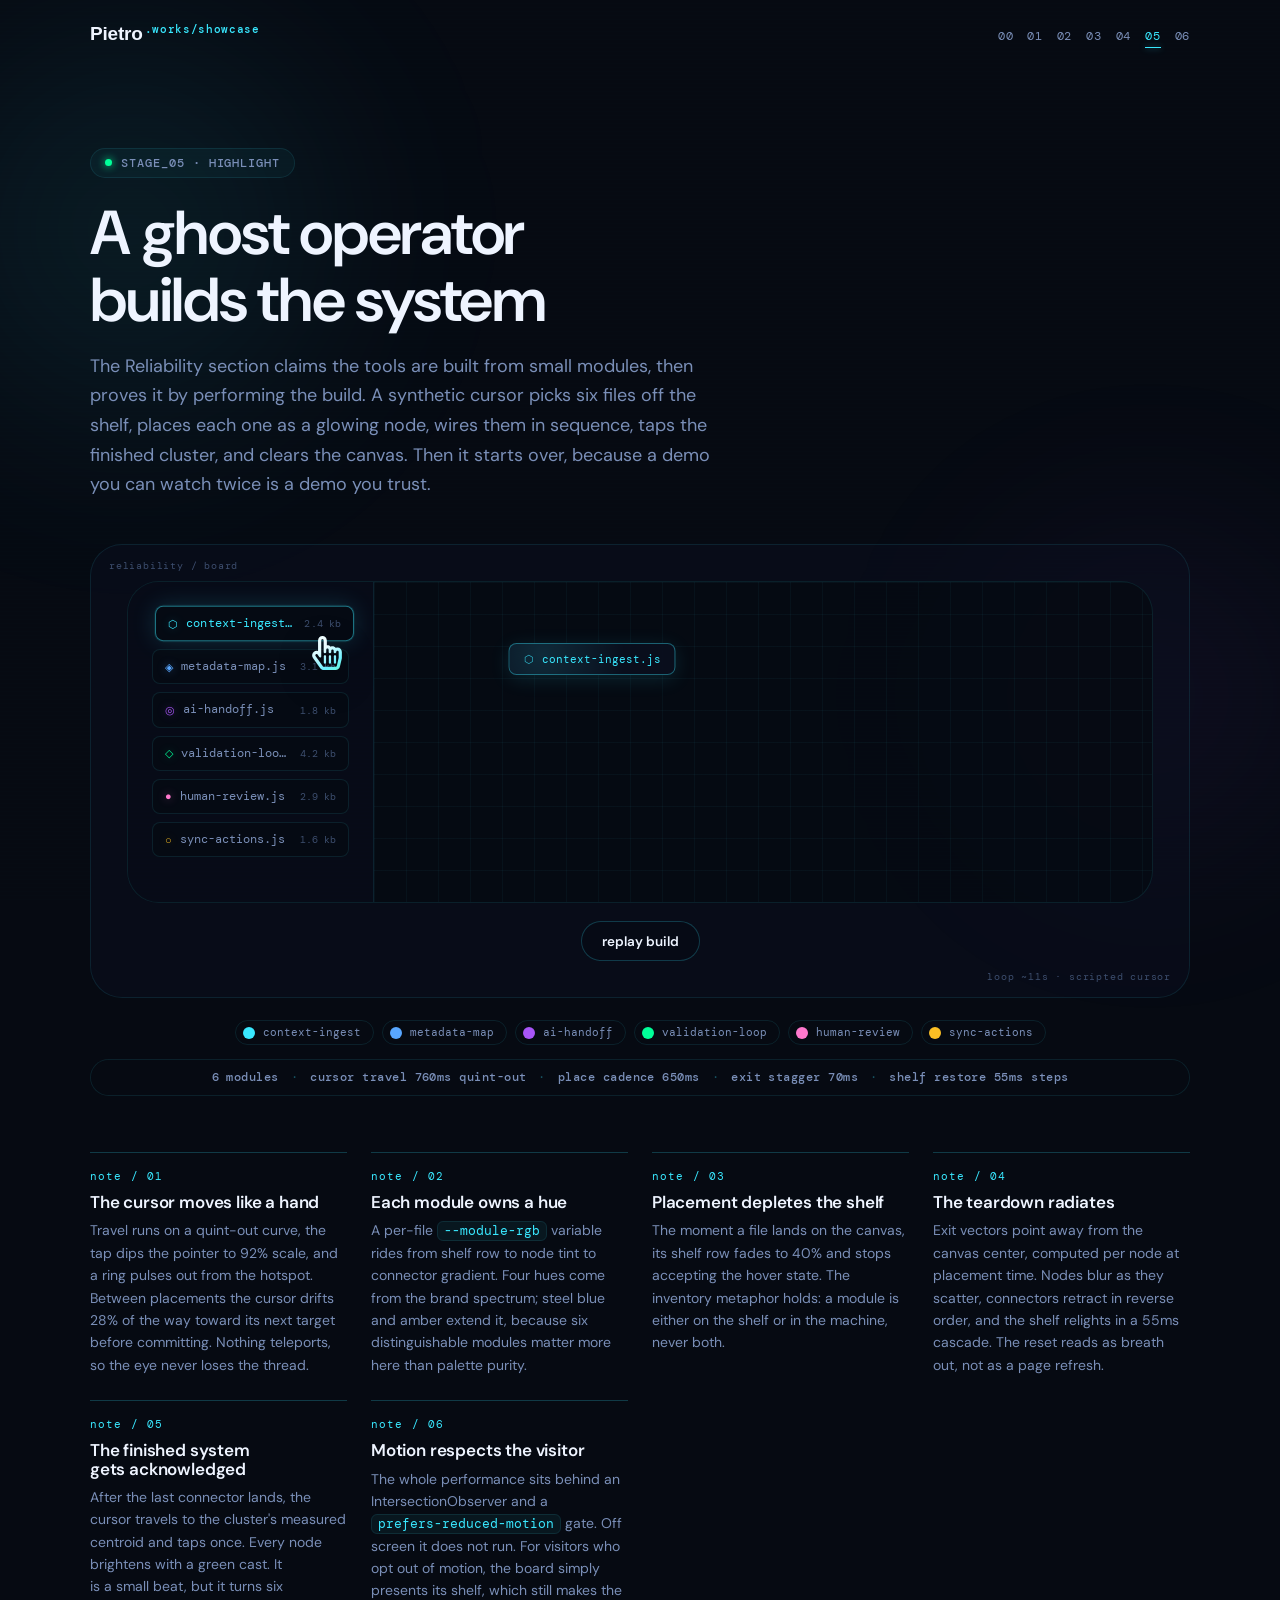
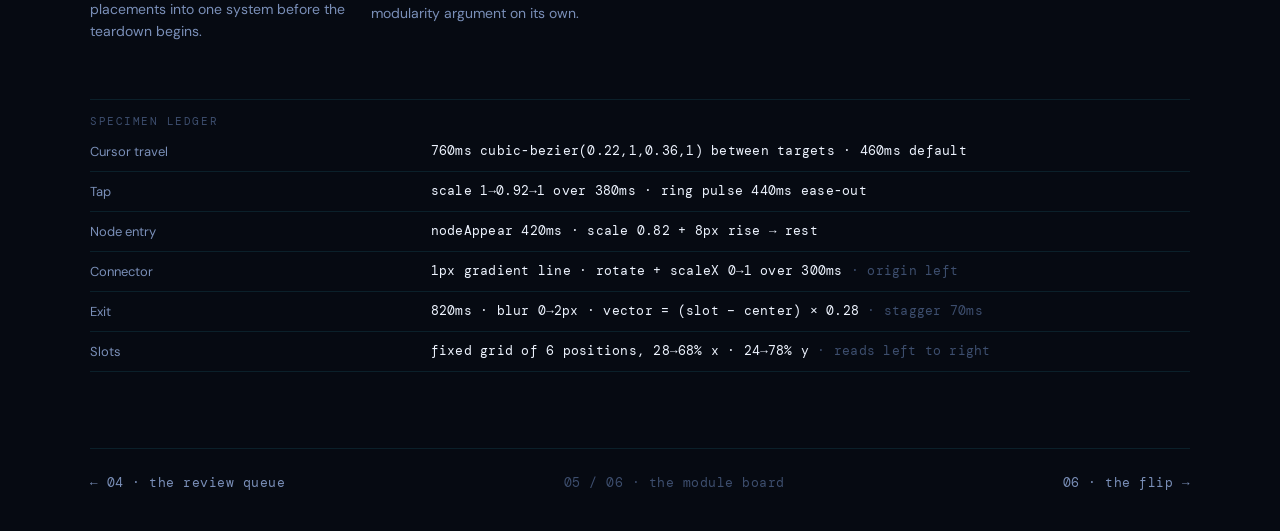
<file: stages/05-modules.html>
<!DOCTYPE html>
<html lang="en">
  <head>
    <meta charset="utf-8" />
    <meta name="viewport" content="width=device-width,initial-scale=1" />
    <title>Stage 05 · The module board — pietro.works showcase</title>
    <meta
      name="description"
      content="The Reliability animation from pietro.works, isolated: a synthetic cursor assembles six modules into a wired system, tears it down, and starts again."
    />
    <link href="https://fonts.googleapis.com" rel="preconnect" />
    <link crossorigin="" href="https://fonts.gstatic.com" rel="preconnect" />
    <link href="https://api.fontshare.com" rel="preconnect" />
    <link
      href="https://api.fontshare.com/v2/css?f[]=clash-display@600,700&display=swap"
      rel="stylesheet"
    />
    <link
      href="https://fonts.googleapis.com/css2?family=DM+Sans:opsz,wght@9..40,300;9..40,400;9..40,500;9..40,700&family=DM+Mono:wght@400;500&display=swap"
      rel="stylesheet"
    />
    <link rel="stylesheet" href="../shared.css" />
    <style>
      /* ================================================================
         The exhibit: the Reliability module board, verbatim production
         CSS. The choreography script below is the production logic,
         un-minified, with a replay control added for the stage.
         ================================================================ */
      .module-board {
        border: 1px solid var(--line);
        border-radius: var(--rx-xl);
        background: rgba(6, 10, 18, 0.8);
        grid-template-columns: 246px minmax(0, 1fr);
        gap: 0;
        width: min(1040px, 100%);
        min-height: 320px;
        margin-left: auto;
        margin-right: auto;
        display: grid;
        position: relative;
        overflow: hidden;
      }
      .module-shelf {
        border-right: 1px solid var(--line);
        padding: var(--space-card-standard-x);
        background: rgba(10, 15, 30, 0.5);
        flex-direction: column;
        gap: 8px;
        display: flex;
      }
      .module-file {
        --module-rgb: 57, 232, 255;
        border: 1px solid var(--line);
        border-radius: var(--rx-sm);
        color: var(--muted);
        cursor: grab;
        transition:
          border-color 0.18s,
          color 0.18s,
          transform 0.18s,
          box-shadow 0.18s,
          opacity 0.42s var(--ease);
        user-select: none;
        background: rgba(6, 10, 18, 0.6);
        align-items: center;
        gap: 8px;
        padding: 10px 12px;
        font-family: "DM Mono", "Courier New", monospace;
        font-size: 12px;
        line-height: 1.1;
        display: flex;
        position: relative;
      }
      .module-file:hover {
        border-color: rgba(var(--module-rgb), 0.34);
        color: rgb(var(--module-rgb));
        box-shadow: 0 0 18px rgba(var(--module-rgb), 0.08);
        transform: translate(3px);
      }
      .module-file.placed {
        opacity: 0.4;
        pointer-events: none;
      }
      .module-file.placed.is-clicking {
        opacity: 1;
      }
      .module-file.is-clicking {
        border-color: rgba(var(--module-rgb), 0.48);
        color: rgb(var(--module-rgb));
        box-shadow:
          0 0 0 1px rgba(var(--module-rgb), 0.08),
          0 0 24px rgba(var(--module-rgb), 0.16);
        transform: translate(4px) scale(1.01);
      }
      .module-file.restoring {
        animation: shelfFileRestore 0.58s var(--ease) var(--restore-delay, 0s) both;
      }
      .mf-icon {
        color: rgb(var(--module-rgb));
        text-shadow: 0 0 10px rgba(var(--module-rgb), 0.42);
        flex-shrink: 0;
        font-size: 11px;
      }
      .mf-name {
        white-space: nowrap;
        text-overflow: ellipsis;
        flex: 1;
        min-width: 0;
        overflow: hidden;
      }
      .mf-size {
        color: var(--dim);
        font-size: 10px;
      }
      .module-cursor {
        --cursor-x: 24px;
        --cursor-y: 24px;
        --cursor-speed: 0.46s;
        --cursor-ease: cubic-bezier(0.16, 1, 0.3, 1);
        --pointer-hotspot-x: 12px;
        --pointer-hotspot-y: 1px;
        z-index: 8;
        pointer-events: none;
        opacity: 0;
        width: 34px;
        height: 38px;
        transform: translate3d(
          calc(var(--cursor-x) - var(--pointer-hotspot-x)),
          calc(var(--cursor-y) - var(--pointer-hotspot-y)),
          0
        );
        transition:
          transform var(--cursor-speed) var(--cursor-ease),
          opacity 0.24s ease,
          filter 0.24s ease;
        transform-origin: var(--pointer-hotspot-x) var(--pointer-hotspot-y);
        filter: drop-shadow(0 10px 18px rgba(0, 0, 0, 0.42));
        position: absolute;
        top: 0;
        left: 0;
      }
      .module-cursor.is-visible {
        opacity: 1;
      }
      .module-cursor-shape {
        background: linear-gradient(145deg, #fff 0%, #eafcff 36%, #73f1ff 70%, #68ffc5 100%);
        width: 34px;
        height: 38px;
        position: absolute;
        top: 0;
        left: 0;
        scale: 1;
        box-shadow:
          inset 5px -8px 14px rgba(57, 232, 255, 0.18),
          0 0 20px rgba(57, 232, 255, 0.34);
        -webkit-mask: url(../assets/pointer.svg) 0 0 / contain no-repeat;
        mask: url(../assets/pointer.svg) 0 0 / contain no-repeat;
      }
      .module-cursor:after {
        content: "";
        left: calc(var(--pointer-hotspot-x) - 9px);
        top: calc(var(--pointer-hotspot-y) - 9px);
        opacity: 0;
        background: rgba(57, 232, 255, 0.12);
        border: 1px solid rgba(57, 232, 255, 0.76);
        border-radius: 999px;
        width: 18px;
        height: 18px;
        position: absolute;
        transform: scale(0.45);
      }
      .module-cursor.is-clicking .module-cursor-shape {
        animation: 0.38s cubic-bezier(0.16, 1, 0.3, 1) both moduleCursorTap;
      }
      .module-cursor.is-clicking:after {
        animation: 0.44s ease-out both moduleCursorPulse;
      }
      @keyframes moduleCursorTap {
        0%,
        to {
          scale: 1;
        }
        46% {
          scale: 0.92;
        }
      }
      @keyframes moduleCursorPulse {
        0% {
          opacity: 0;
          transform: scale(0.45);
        }
        34% {
          opacity: 0.95;
          transform: scale(1.45);
        }
        to {
          opacity: 0;
          transform: scale(0.45);
        }
      }
      .module-canvas {
        padding: var(--space-card-standard-x);
        min-height: 320px;
        position: relative;
        overflow: hidden;
      }
      .canvas-grid-bg {
        background-image:
          linear-gradient(rgba(57, 232, 255, 0.04) 1px, transparent 1px),
          linear-gradient(90deg, rgba(57, 232, 255, 0.04) 1px, transparent 1px);
        background-size: 32px 32px;
        position: absolute;
        inset: 0;
      }
      .canvas-placeholder {
        color: var(--dim);
        pointer-events: none;
        justify-content: center;
        align-items: center;
        font-family: "DM Mono", monospace;
        font-size: 13px;
        transition: opacity 0.4s;
        display: flex;
        position: absolute;
        inset: 0;
      }
      .canvas-node {
        --module-rgb: 57, 232, 255;
        border: 1px solid rgba(var(--module-rgb), 0.38);
        border-radius: var(--rx-sm);
        background:
          radial-gradient(circle at 20% 35%, rgba(var(--module-rgb), 0.13), transparent 62%),
          rgba(10, 15, 30, 0.95);
        color: rgb(var(--module-rgb));
        box-shadow: 0 4px 20px rgba(var(--module-rgb), 0.12);
        animation: nodeAppear 0.42s var(--ease) forwards;
        pointer-events: none;
        white-space: nowrap;
        z-index: 2;
        align-items: center;
        gap: 8px;
        padding: 8px 14px;
        font-family: "DM Mono", monospace;
        font-size: 11px;
        transition:
          border-color 0.8s,
          box-shadow 0.8s,
          filter 0.8s;
        display: flex;
        position: absolute;
        transform: translate(-50%, -50%);
      }
      .canvas-node-icon {
        opacity: 0.8;
        font-size: 11px;
      }
      .canvas-node.cluster-clicked {
        animation: 0.95s cubic-bezier(0.16, 1, 0.3, 1) forwards nodeClusterGlow;
      }
      @keyframes nodeAppear {
        0% {
          opacity: 0;
          transform: translate(-50%, -50%) scale(0.82) translateY(8px);
        }
        to {
          opacity: 1;
          transform: translate(-50%, -50%) scale(1) translateY(0);
        }
      }
      .canvas-node.is-exiting {
        animation: nodeExit 0.82s cubic-bezier(0.22, 1, 0.36, 1) var(--exit-delay, 0s) forwards;
      }
      .canvas-connector {
        --connector-rgb: 57, 232, 255;
        background: linear-gradient(
          90deg,
          rgba(var(--connector-rgb), 0.52),
          rgba(var(--connector-rgb), 0.12)
        );
        transform-origin: 0;
        pointer-events: none;
        height: 1px;
        animation: connAppear 0.3s var(--ease) forwards;
        z-index: 1;
        position: absolute;
      }
      @keyframes nodeClusterGlow {
        0% {
          filter: brightness();
          border-color: rgba(var(--module-rgb), 0.38);
          box-shadow: 0 4px 20px rgba(var(--module-rgb), 0.12);
        }
        to {
          filter: brightness(1.12);
          border-color: rgba(var(--module-rgb), 0.58);
          box-shadow:
            0 4px 24px rgba(var(--module-rgb), 0.22),
            0 0 24px rgba(0, 255, 153, 0.18),
            0 0 44px rgba(0, 255, 153, 0.1);
        }
      }
      @keyframes connAppear {
        0% {
          opacity: 0;
          transform: rotate(var(--rot, 0deg)) scaleX(0);
        }
        to {
          opacity: 1;
          transform: rotate(var(--rot, 0deg)) scaleX(1);
        }
      }
      .canvas-connector.is-exiting {
        animation: connExit 0.68s var(--ease) var(--exit-delay, 0s) forwards;
      }
      @keyframes nodeExit {
        0% {
          opacity: 1;
          filter: blur();
          transform: translate(-50%, -50%) scale(1);
        }
        46% {
          opacity: 0.76;
          filter: blur(0.3px);
          transform: translate(
              calc(-50% + var(--exit-x-mid, 0px)),
              calc(-50% + var(--exit-y-mid, 0px))
            )
            scale(0.96);
        }
        to {
          opacity: 0;
          filter: blur(2px);
          transform: translate(
              calc(-50% + var(--exit-x, 0px)),
              calc(-50% + var(--exit-y, 0px))
            )
            scale(0.82);
        }
      }
      @keyframes connExit {
        0% {
          opacity: 1;
          transform: rotate(var(--rot, 0deg)) scaleX(1);
        }
        to {
          opacity: 0;
          transform: rotate(var(--rot, 0deg)) scaleX(0);
        }
      }
      @keyframes shelfFileRestore {
        0% {
          opacity: 0.4;
          border-color: var(--line);
          transform: translate(0);
        }
        54% {
          opacity: 0.72;
          border-color: rgba(57, 232, 255, 0.28);
          transform: translate(2px);
        }
        to {
          opacity: 1;
          border-color: var(--line);
          transform: translate(0);
        }
      }
      @media (max-width: 640px) {
        .module-board {
          grid-template-columns: 1fr;
        }
        .module-shelf {
          border-right: none;
          border-bottom: 1px solid var(--line);
        }
        .module-canvas {
          min-height: 200px;
        }
      }

      /* Module color legend (showcase furniture) */
      .hue-legend {
        display: flex;
        flex-wrap: wrap;
        gap: 8px;
        justify-content: center;
        margin-top: 22px;
      }
      .hue {
        border: 1px solid var(--line);
        border-radius: 999px;
        padding: 5px 12px 5px 7px;
        display: inline-flex;
        align-items: center;
        gap: 8px;
        font-family: "DM Mono", monospace;
        font-size: 10.5px;
        color: var(--muted);
      }
      .hue i {
        width: 12px;
        height: 12px;
        border-radius: 50%;
        display: block;
      }
    </style>
  </head>
  <body>
    <div aria-hidden="true" class="ambient ambient-a"></div>
    <div aria-hidden="true" class="ambient ambient-b"></div>
    <div aria-hidden="true" class="scanline"></div>

    <header class="sc-top">
      <div class="wrap">
        <a class="sc-brand" href="../index.html">Pietro<sup>.works/showcase</sup></a>
        <nav class="sc-crumb" aria-label="Stages">
          <a href="../index.html">00</a>
          <a href="01-accent.html">01</a>
          <a href="02-atoms.html">02</a>
          <a href="03-orbit.html">03</a>
          <a href="04-review-queue.html">04</a>
          <a href="05-modules.html" aria-current="page">05</a>
          <a href="06-flip.html">06</a>
        </nav>
      </div>
    </header>

    <main>
      <section class="band band--hero">
        <div class="wrap">
          <div class="stage-hero">
            <div class="eyebrow"><span class="dot"></span> stage_05 · highlight</div>
            <h1>A ghost operator builds the system</h1>
            <p class="sub">
              The Reliability section claims the tools are built from small modules,
              then proves it by performing the build. A synthetic cursor picks six
              files off the shelf, places each one as a glowing node, wires them in
              sequence, taps the finished cluster, and clears the canvas. Then it
              starts over, because a demo you can watch twice is a demo you trust.
            </p>
          </div>

          <figure class="pedestal" style="padding: clamp(18px, 3vw, 36px)" aria-label="The module board animation, isolated and running">
            <span class="pedestal-tick pedestal-tick--tl">reliability / board</span>
            <span class="pedestal-tick pedestal-tick--br">loop ~11s · scripted cursor</span>
            <div class="module-board" id="moduleBoard">
              <div class="module-shelf" id="moduleShelf">
                <div class="module-file" data-module="context-ingest">
                  <span class="mf-icon">⬡</span>
                  <span class="mf-name">context-ingest.js</span>
                  <span class="mf-size">2.4 kb</span>
                </div>
                <div class="module-file" data-module="metadata-map">
                  <span class="mf-icon">◈</span>
                  <span class="mf-name">metadata-map.js</span>
                  <span class="mf-size">3.1 kb</span>
                </div>
                <div class="module-file" data-module="ai-handoff">
                  <span class="mf-icon">◎</span>
                  <span class="mf-name">ai-handoff.js</span>
                  <span class="mf-size">1.8 kb</span>
                </div>
                <div class="module-file" data-module="validation-loop">
                  <span class="mf-icon">◇</span>
                  <span class="mf-name">validation-loop.js</span>
                  <span class="mf-size">4.2 kb</span>
                </div>
                <div class="module-file" data-module="human-review">
                  <span class="mf-icon">●</span>
                  <span class="mf-name">human-review.js</span>
                  <span class="mf-size">2.9 kb</span>
                </div>
                <div class="module-file" data-module="sync-actions">
                  <span class="mf-icon">○</span>
                  <span class="mf-name">sync-actions.js</span>
                  <span class="mf-size">1.6 kb</span>
                </div>
              </div>
              <div class="module-canvas" id="moduleCanvas">
                <div aria-hidden="true" class="canvas-grid-bg"></div>
                <div class="canvas-placeholder"><span>core.js is ready to load modules</span></div>
              </div>
            </div>
            <div class="sc-controls">
              <button class="sc-btn" id="replayBtn" type="button">replay build</button>
            </div>
          </figure>

          <div class="hue-legend" aria-label="Module color assignments">
            <span class="hue"><i style="background: rgb(57, 232, 255)"></i>context-ingest</span>
            <span class="hue"><i style="background: rgb(88, 166, 255)"></i>metadata-map</span>
            <span class="hue"><i style="background: rgb(168, 85, 247)"></i>ai-handoff</span>
            <span class="hue"><i style="background: rgb(0, 255, 153)"></i>validation-loop</span>
            <span class="hue"><i style="background: rgb(255, 120, 205)"></i>human-review</span>
            <span class="hue"><i style="background: rgb(251, 191, 36)"></i>sync-actions</span>
          </div>

          <div class="readout" role="note">
            <b>6 modules</b><i>·</i><b>cursor travel 760ms quint-out</b><i>·</i>
            <b>place cadence 650ms</b><i>·</i><b>exit stagger 70ms</b><i>·</i>
            <b>shelf restore 55ms steps</b>
          </div>

          <div class="notes">
            <div class="note" data-reveal>
              <span class="n-index">note / 01</span>
              <h3>The cursor moves like a hand</h3>
              <p>
                Travel runs on a quint-out curve, the tap dips the pointer to 92%
                scale, and a ring pulses out from the hotspot. Between placements the
                cursor drifts 28% of the way toward its next target before committing.
                Nothing teleports, so the eye never loses the thread.
              </p>
            </div>
            <div class="note" data-reveal>
              <span class="n-index">note / 02</span>
              <h3>Each module owns a hue</h3>
              <p>
                A per-file <code>--module-rgb</code> variable rides from shelf row to
                node tint to connector gradient. Four hues come from the brand
                spectrum; steel blue and amber extend it, because six distinguishable
                modules matter more here than palette purity.
              </p>
            </div>
            <div class="note" data-reveal>
              <span class="n-index">note / 03</span>
              <h3>Placement depletes the shelf</h3>
              <p>
                The moment a file lands on the canvas, its shelf row fades to 40% and
                stops accepting the hover state. The inventory metaphor holds: a
                module is either on the shelf or in the machine, never both.
              </p>
            </div>
            <div class="note" data-reveal>
              <span class="n-index">note / 04</span>
              <h3>The teardown radiates</h3>
              <p>
                Exit vectors point away from the canvas center, computed per node at
                placement time. Nodes blur as they scatter, connectors retract in
                reverse order, and the shelf relights in a 55ms cascade. The reset
                reads as breath out, not as a page refresh.
              </p>
            </div>
            <div class="note" data-reveal>
              <span class="n-index">note / 05</span>
              <h3>The finished system gets acknowledged</h3>
              <p>
                After the last connector lands, the cursor travels to the cluster's
                measured centroid and taps once. Every node brightens with a green
                cast. It is a small beat, but it turns six placements into
                one system before the teardown begins.
              </p>
            </div>
            <div class="note" data-reveal>
              <span class="n-index">note / 06</span>
              <h3>Motion respects the visitor</h3>
              <p>
                The whole performance sits behind an IntersectionObserver and a
                <code>prefers-reduced-motion</code> gate. Off screen it does not run.
                For visitors who opt out of motion, the board simply presents its
                shelf, which still makes the modularity argument on its own.
              </p>
            </div>
          </div>

          <dl class="ledger">
            <div class="ledger-title">specimen ledger</div>
            <div class="ledger-row">
              <dt>Cursor travel</dt>
              <dd>760ms cubic-bezier(0.22,1,0.36,1) between targets · 460ms default</dd>
            </div>
            <div class="ledger-row">
              <dt>Tap</dt>
              <dd>scale 1→0.92→1 over 380ms · ring pulse 440ms ease-out</dd>
            </div>
            <div class="ledger-row">
              <dt>Node entry</dt>
              <dd>nodeAppear 420ms · scale 0.82 + 8px rise → rest</dd>
            </div>
            <div class="ledger-row">
              <dt>Connector</dt>
              <dd>1px gradient line · rotate + scaleX 0→1 over 300ms <em>· origin left</em></dd>
            </div>
            <div class="ledger-row">
              <dt>Exit</dt>
              <dd>820ms · blur 0→2px · vector = (slot − center) × 0.28 <em>· stagger 70ms</em></dd>
            </div>
            <div class="ledger-row">
              <dt>Slots</dt>
              <dd>fixed grid of 6 positions, 28→68% x · 24→78% y <em>· reads left to right</em></dd>
            </div>
          </dl>

          <nav class="stage-foot" aria-label="Stage footer">
            <a href="04-review-queue.html">← 04 · the review queue</a>
            <span class="sf-mid">05 / 06 · the module board</span>
            <a href="06-flip.html">06 · the flip →</a>
          </nav>
        </div>
      </section>
    </main>

    <script>
      /* The production choreography, un-minified. Timings and easings are
         byte-identical to script.js on the live site; the only addition is
         the replay control and a stop() used by it. */
      (() => {
        const board = document.getElementById("moduleBoard");
        const shelf = document.getElementById("moduleShelf");
        const canvas = document.getElementById("moduleCanvas");
        const placeholder = canvas ? canvas.querySelector(".canvas-placeholder") : null;
        if (!board || !shelf || !canvas) return;
        if (window.matchMedia("(prefers-reduced-motion: reduce)").matches) return;

        const MODULES = [
          { id: "context-ingest", icon: "⬡", label: "context-ingest.js", rgb: "57, 232, 255" },
          { id: "metadata-map", icon: "◈", label: "metadata-map.js", rgb: "88, 166, 255" },
          { id: "ai-handoff", icon: "◎", label: "ai-handoff.js", rgb: "168, 85, 247" },
          { id: "validation-loop", icon: "◇", label: "validation-loop.js", rgb: "0, 255, 153" },
          { id: "human-review", icon: "●", label: "human-review.js", rgb: "255, 120, 205" },
          { id: "sync-actions", icon: "○", label: "sync-actions.js", rgb: "251, 191, 36" },
        ];
        MODULES.forEach((m) => {
          const row = shelf.querySelector(`[data-module="${m.id}"]`);
          if (row) row.style.setProperty("--module-rgb", m.rgb);
        });

        const SLOTS = [
          { x: 28, y: 24 },
          { x: 28, y: 50 },
          { x: 48, y: 38 },
          { x: 48, y: 68 },
          { x: 68, y: 52 },
          { x: 68, y: 78 },
        ];

        let placedNodes = [];
        let resetting = false;
        let started = false;
        let timer = null;

        const cursor = document.createElement("div");
        cursor.className = "module-cursor";
        cursor.setAttribute("aria-hidden", "true");
        cursor.innerHTML = '<span class="module-cursor-shape"></span>';
        board.appendChild(cursor);

        function moveCursor(x, y, speed = "460ms", ease = "cubic-bezier(.16, 1, .3, 1)") {
          cursor.style.setProperty("--cursor-speed", speed);
          cursor.style.setProperty("--cursor-ease", ease);
          cursor.style.setProperty("--cursor-x", `${Math.round(x)}px`);
          cursor.style.setProperty("--cursor-y", `${Math.round(y)}px`);
        }

        function fileTarget(file) {
          const b = board.getBoundingClientRect();
          const f = file.getBoundingClientRect();
          return {
            x: f.right - b.left - Math.min(28, 0.18 * f.width),
            y: f.top - b.top + f.height / 2,
          };
        }

        function clusterCenter() {
          const nodes = Array.from(canvas.querySelectorAll(".canvas-node"));
          const b = board.getBoundingClientRect();
          if (nodes.length === 0) {
            const c = canvas.getBoundingClientRect();
            return { x: c.left - b.left + c.width / 2, y: c.top - b.top + c.height / 2 };
          }
          const bounds = nodes.reduce(
            (acc, n) => {
              const r = n.getBoundingClientRect();
              return {
                left: Math.min(acc.left, r.left),
                top: Math.min(acc.top, r.top),
                right: Math.max(acc.right, r.right),
                bottom: Math.max(acc.bottom, r.bottom),
              };
            },
            { left: Infinity, top: Infinity, right: -Infinity, bottom: -Infinity },
          );
          return {
            x: (bounds.left + bounds.right) / 2 - b.left,
            y: (bounds.top + bounds.bottom) / 2 - b.top,
          };
        }

        function driftToward(from, to, f = 0.28) {
          const p = { x: from.x + (to.x - from.x) * f, y: from.y + (to.y - from.y) * f };
          moveCursor(p.x, p.y, "760ms", "cubic-bezier(.22, 1, .36, 1)");
        }

        function clickPulse() {
          cursor.classList.remove("is-clicking");
          void cursor.offsetWidth;
          cursor.classList.add("is-clicking");
          setTimeout(() => cursor.classList.remove("is-clicking"), 440);
        }

        function clearBoard() {
          canvas.querySelectorAll(".canvas-node, .canvas-connector").forEach((n) => n.remove());
          shelf.querySelectorAll(".module-file").forEach((f) => {
            f.classList.remove("placed", "restoring", "is-clicking");
            f.style.removeProperty("--restore-delay");
          });
          cursor.classList.remove("is-visible", "is-clicking");
          placedNodes = [];
          if (placeholder) placeholder.style.opacity = "1";
        }

        function teardown() {
          const nodes = Array.from(canvas.querySelectorAll(".canvas-node"));
          const conns = Array.from(canvas.querySelectorAll(".canvas-connector"));
          const placed = Array.from(shelf.querySelectorAll(".module-file.placed"));
          conns.forEach((c, i) => {
            c.style.setProperty("--exit-delay", `${55 * (conns.length - 1 - i)}ms`);
            c.classList.add("is-exiting");
          });
          nodes.forEach((n, i) => {
            n.style.setProperty("--exit-delay", `${70 * i}ms`);
            n.classList.add("is-exiting");
          });
          placed.forEach((f, i) => {
            f.style.setProperty("--restore-delay", `${300 + 55 * i}ms`);
            f.classList.add("restoring");
            setTimeout(() => {
              f.classList.remove("placed", "restoring", "is-clicking");
              f.style.removeProperty("--restore-delay");
            }, 360 + 55 * i);
          });
          if (placeholder) placeholder.style.opacity = "0";
          timer = setTimeout(() => {
            clearBoard();
            timer = setTimeout(runLoop, 700);
          }, 1250);
        }

        function connect(a, b) {
          const c = canvas.getBoundingClientRect();
          const x1 = c.width * (a.pos.x / 100);
          const y1 = c.height * (a.pos.y / 100);
          const dx = c.width * (b.pos.x / 100) - x1;
          const dy = c.height * (b.pos.y / 100) - y1;
          const len = Math.max(1, Math.hypot(dx, dy));
          const rot = (180 * Math.atan2(dy, dx)) / Math.PI;
          const line = document.createElement("div");
          line.className = "canvas-connector";
          line.style.left = `${x1}px`;
          line.style.top = `${y1}px`;
          line.style.width = `${len}px`;
          line.style.setProperty("--rot", `${rot}deg`);
          line.style.setProperty("--connector-rgb", b.rgb || "57, 232, 255");
          canvas.appendChild(line);
        }

        function placeStep(i) {
          if (i >= MODULES.length) {
            const center = clusterCenter();
            driftToward(
              {
                x: Number.parseFloat(cursor.style.getPropertyValue("--cursor-x")) || 24,
                y: Number.parseFloat(cursor.style.getPropertyValue("--cursor-y")) || 24,
              },
              center,
              0.48,
            );
            timer = setTimeout(() => {
              moveCursor(center.x, center.y, "680ms", "cubic-bezier(.16, 1, .3, 1)");
              timer = setTimeout(() => {
                clickPulse();
                canvas
                  .querySelectorAll(".canvas-node")
                  .forEach((n) => n.classList.add("cluster-clicked"));
                timer = setTimeout(teardown, 520);
              }, 720);
            }, 1500);
            return;
          }

          const mod = MODULES[i];
          const slot = SLOTS[i] || { x: 34 + (i % 3) * 16, y: 24 + 22 * Math.floor(i / 3) };
          const file = shelf.querySelector(`[data-module="${mod.id}"]`);
          let target = null;
          if (file) {
            target = fileTarget(file);
            if (cursor.classList.contains("is-visible")) {
              moveCursor(target.x, target.y);
            } else {
              moveCursor(target.x, target.y, "360ms");
              cursor.classList.add("is-visible");
            }
          }

          timer = setTimeout(
            () => {
              if (file) {
                clickPulse();
                file.classList.add("is-clicking");
                setTimeout(() => file.classList.add("placed"), 160);
                setTimeout(() => file.classList.remove("is-clicking"), 560);
              }
              if (placeholder && i === 0) placeholder.style.opacity = "0";

              const node = document.createElement("div");
              node.className = "canvas-node";
              node.style.left = `${slot.x}%`;
              node.style.top = `${slot.y}%`;
              const c = canvas.getBoundingClientRect();
              const ex = ((slot.x - 50) / 100) * c.width * 0.28;
              const ey = ((slot.y - 50) / 100) * c.height * 0.28;
              node.style.setProperty("--exit-x", `${ex}px`);
              node.style.setProperty("--exit-y", `${ey}px`);
              node.style.setProperty("--exit-x-mid", `${0.45 * ex}px`);
              node.style.setProperty("--exit-y-mid", `${0.45 * ey}px`);
              node.style.setProperty("--module-rgb", mod.rgb);
              node.innerHTML = `<span class="canvas-node-icon">${mod.icon}</span>${mod.label}`;
              canvas.appendChild(node);
              placedNodes.push({ node, pos: slot, rgb: mod.rgb });
              if (placedNodes.length >= 2) {
                connect(placedNodes[placedNodes.length - 2], placedNodes[placedNodes.length - 1]);
              }

              const next = MODULES[i + 1];
              const nextFile = next ? shelf.querySelector(`[data-module="${next.id}"]`) : null;
              const nextTarget = nextFile ? fileTarget(nextFile) : clusterCenter();
              if (target && nextTarget) setTimeout(() => driftToward(target, nextTarget), 220);
              timer = setTimeout(() => placeStep(i + 1), 650);
            },
            i === 0 ? 220 : 420,
          );
        }

        function runLoop() {
          if (resetting) return;
          resetting = true;
          clearBoard();
          setTimeout(() => {
            resetting = false;
            placeStep(0);
          }, 400);
        }

        function stop() {
          if (timer) {
            clearTimeout(timer);
            timer = null;
          }
        }

        new IntersectionObserver(
          (entries) => {
            entries.forEach((e) => {
              if (e.isIntersecting && !started) {
                started = true;
                setTimeout(runLoop, 600);
              }
            });
          },
          { threshold: 0.25 },
        ).observe(board);

        document.getElementById("replayBtn").addEventListener("click", () => {
          stop();
          resetting = false;
          runLoop();
        });
      })();

      (() => {
        const obs = new IntersectionObserver(
          (entries) => {
            entries.forEach((e) => {
              if (e.isIntersecting) {
                e.target.classList.add("is-visible");
                obs.unobserve(e.target);
              }
            });
          },
          { threshold: 0.1 },
        );
        document.querySelectorAll("[data-reveal]").forEach((el, i) => {
          el.style.transitionDelay = `${Math.min(i * 40, 240)}ms`;
          obs.observe(el);
        });
      })();
    </script>
  </body>
</html>
</file>
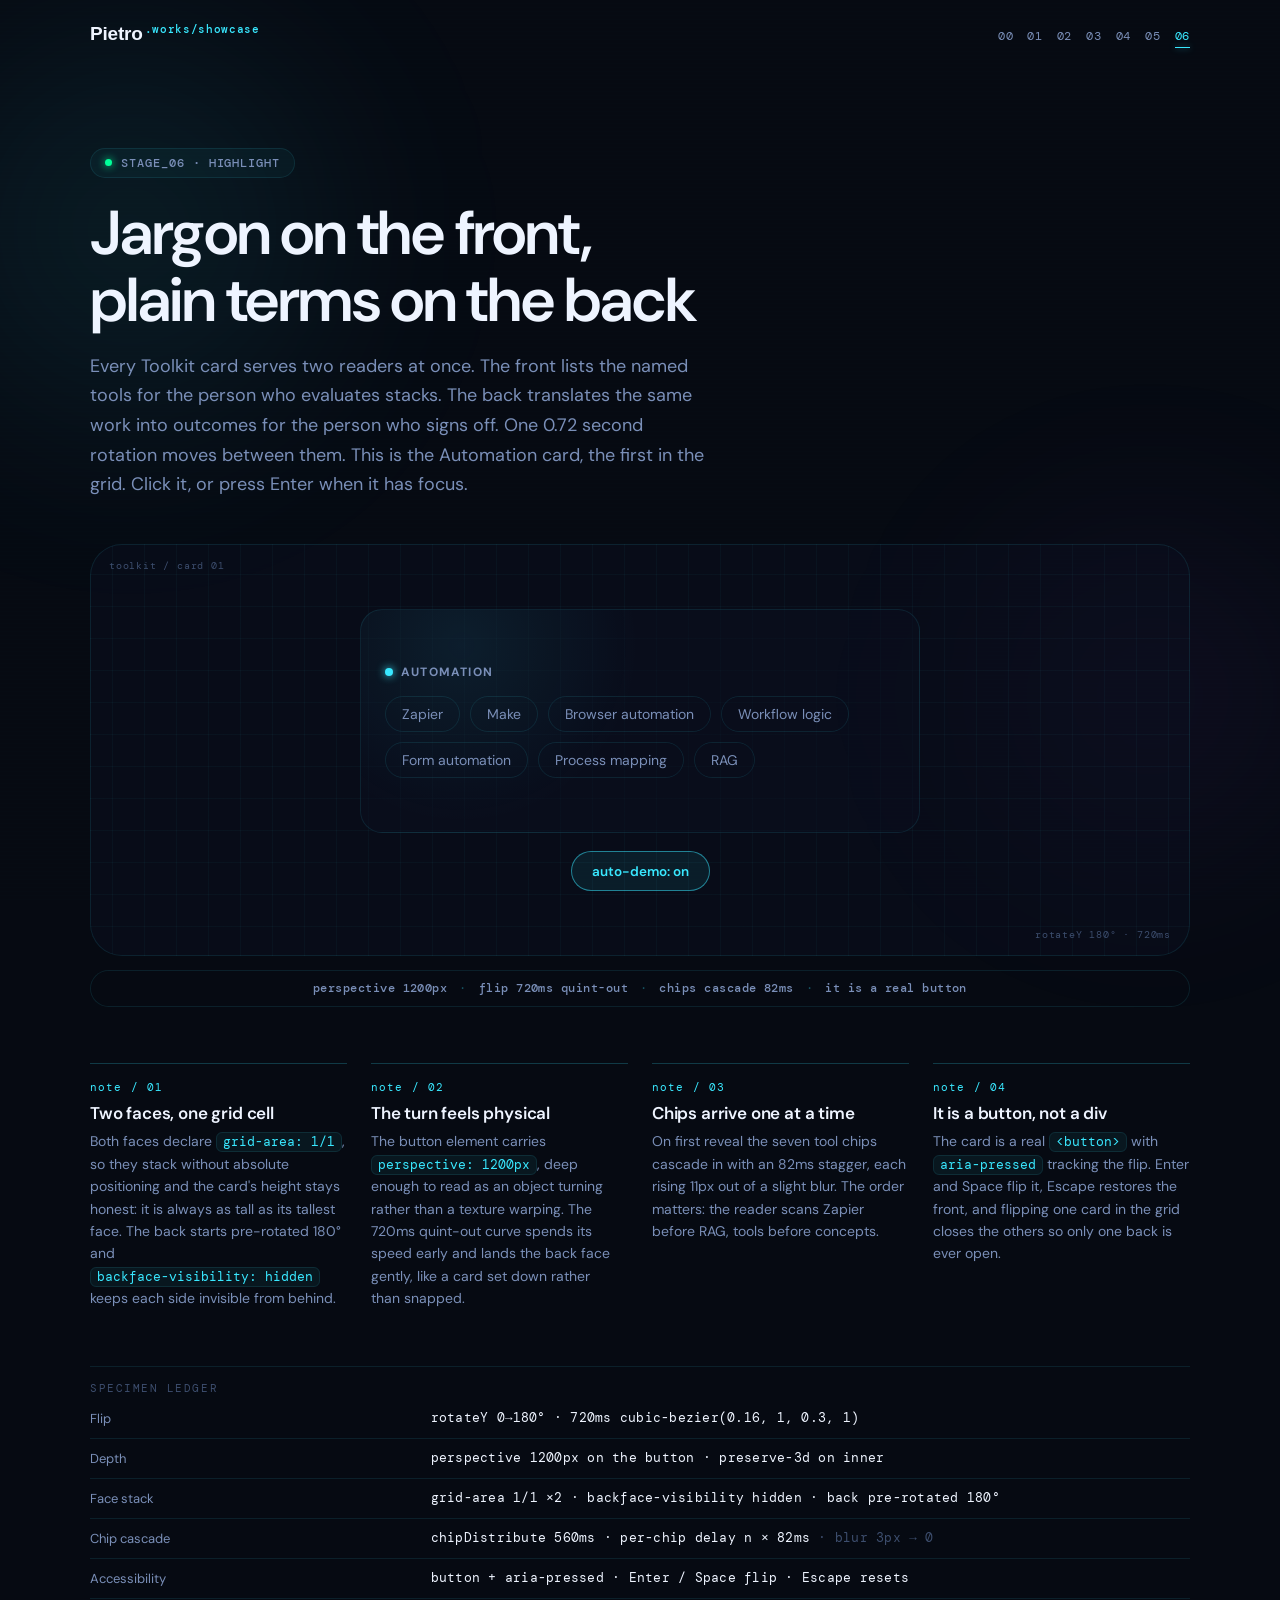
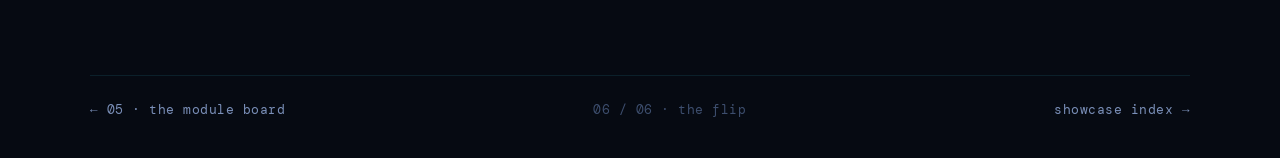
<file: stages/06-flip.html>
<!DOCTYPE html>
<html lang="en">
  <head>
    <meta charset="utf-8" />
    <meta name="viewport" content="width=device-width,initial-scale=1" />
    <title>Stage 06 · The flip — pietro.works showcase</title>
    <meta
      name="description"
      content="The Toolkit flip card from pietro.works, isolated: tech tags on the front, the plain-terms translation on the back, one 0.72 second rotation between audiences."
    />
    <link href="https://fonts.googleapis.com" rel="preconnect" />
    <link crossorigin="" href="https://fonts.gstatic.com" rel="preconnect" />
    <link href="https://api.fontshare.com" rel="preconnect" />
    <link
      href="https://api.fontshare.com/v2/css?f[]=clash-display@600,700&display=swap"
      rel="stylesheet"
    />
    <link
      href="https://fonts.googleapis.com/css2?family=DM+Sans:opsz,wght@9..40,300;9..40,400;9..40,500;9..40,700&family=DM+Mono:wght@400;500&display=swap"
      rel="stylesheet"
    />
    <link rel="stylesheet" href="../shared.css" />
    <style>
      /* ================================================================
         The exhibit: the Automation card from the Toolkit grid,
         verbatim production CSS.
         ================================================================ */
      .stack-cat {
        border-radius: var(--rx-lg);
        width: min(560px, 100%);
        color: inherit;
        text-align: left;
        cursor: pointer;
        perspective: 1200px;
        transform-style: preserve-3d;
        outline: none;
        padding: 0;
        display: block;
        margin: 0 auto;
      }
      .stack-card-inner {
        min-height: 224px;
        transform-style: preserve-3d;
        transition: transform 0.72s cubic-bezier(0.16, 1, 0.3, 1);
        display: grid;
      }
      .stack-card-face {
        padding: var(--space-card-standard-y) var(--space-card-standard-x);
        border: 1px solid var(--line);
        border-radius: var(--rx-lg);
        backface-visibility: hidden;
        background:
          radial-gradient(circle at 18% 16%, rgba(57, 232, 255, 0.08), transparent 36%),
          rgba(10, 15, 30, 0.5);
        flex-direction: column;
        grid-area: 1/1;
        justify-content: center;
        transition:
          border-color 0.22s,
          box-shadow 0.22s,
          background 0.22s;
        display: flex;
      }
      .stack-card-back {
        background:
          radial-gradient(circle at 20% 18%, rgba(0, 255, 153, 0.13), transparent 38%),
          radial-gradient(circle at 78% 75%, rgba(192, 132, 252, 0.12), transparent 38%),
          rgba(8, 13, 25, 0.82);
        justify-content: center;
        min-height: 100%;
        transform: rotateY(180deg);
      }
      .stack-cat:hover .stack-card-face,
      .stack-cat:focus-visible .stack-card-face {
        border-color: rgba(57, 232, 255, 0.24);
        box-shadow:
          0 18px 48px rgba(0, 0, 0, 0.22),
          inset 0 1px rgba(255, 255, 255, 0.04);
      }
      .stack-cat:focus-visible .stack-card-face {
        outline-offset: 4px;
        outline: 2px solid rgba(57, 232, 255, 0.55);
      }
      .stack-cat.is-flipped .stack-card-inner {
        transform: rotateY(180deg);
      }
      .stack-back-kicker {
        width: max-content;
        max-width: 100%;
        color: var(--cyan);
        letter-spacing: 0.12em;
        text-transform: uppercase;
        border: 1px solid rgba(57, 232, 255, 0.24);
        border-radius: 999px;
        margin-bottom: 12px;
        padding: 4px 10px;
        font-family: "DM Mono", ui-monospace, SFMono-Regular, Menlo, monospace;
        font-size: 10px;
        font-weight: 700;
      }
      .stack-card-back h3 {
        max-width: 520px;
        color: var(--ink);
        font-size: max(20px, min(2.2vw, 27px));
        line-height: 1.04;
      }
      .stack-card-back p {
        max-width: 560px;
        color: var(--muted);
        margin-top: 14px;
        font-size: 14px;
        line-height: 1.55;
      }
      .stack-cat-header {
        align-items: center;
        gap: 8px;
        margin-bottom: 16px;
        display: flex;
      }
      .stack-cat-dot {
        border-radius: 50%;
        flex-shrink: 0;
        width: 8px;
        height: 8px;
      }
      .stack-cat-dot--cyan {
        --stack-dot-color: var(--cyan);
        --stack-dot-glow: rgba(57, 232, 255, 0.75);
        background: var(--stack-dot-color);
        box-shadow: 0 0 8px var(--stack-dot-color);
      }
      .stack-cat-label {
        letter-spacing: 0.1em;
        text-transform: uppercase;
        color: var(--muted);
        font-size: 12px;
        font-weight: 700;
      }
      .stack-chips {
        flex-wrap: wrap;
        gap: 10px;
        display: flex;
      }
      .stack-chips span {
        border: 1px solid var(--line);
        color: var(--muted);
        cursor: pointer;
        opacity: 0;
        border-radius: 999px;
        padding: 8px 16px;
        font-size: 14px;
        transition:
          color 0.18s,
          border-color 0.18s,
          background 0.18s;
        transform: translateY(12px) scale(0.94);
      }
      .stack-cat.chips-active .stack-chips span {
        animation: 0.56s cubic-bezier(0.16, 1, 0.3, 1) both chipDistribute;
        animation-delay: var(--chip-delay, 0s);
      }
      .stack-chips span:hover {
        color: var(--ink);
        background: rgba(57, 232, 255, 0.05);
        border-color: rgba(57, 232, 255, 0.3);
      }
      @keyframes chipDistribute {
        0% {
          opacity: 0;
          filter: blur(3px);
          transform: translateY(11px) scale(0.92);
        }
        70% {
          opacity: 1;
          filter: blur();
        }
        to {
          opacity: 1;
          filter: blur();
          transform: translateY(0) scale(1);
        }
      }
      @media (prefers-reduced-motion: reduce) {
        .stack-chips span {
          opacity: 1;
          transform: none;
        }
        .stack-card-inner {
          transition-duration: 0.01s;
        }
      }

    </style>
  </head>
  <body>
    <div aria-hidden="true" class="ambient ambient-a"></div>
    <div aria-hidden="true" class="ambient ambient-b"></div>
    <div aria-hidden="true" class="scanline"></div>

    <header class="sc-top">
      <div class="wrap">
        <a class="sc-brand" href="../index.html">Pietro<sup>.works/showcase</sup></a>
        <nav class="sc-crumb" aria-label="Stages">
          <a href="../index.html">00</a>
          <a href="01-accent.html">01</a>
          <a href="02-atoms.html">02</a>
          <a href="03-orbit.html">03</a>
          <a href="04-review-queue.html">04</a>
          <a href="05-modules.html">05</a>
          <a href="06-flip.html" aria-current="page">06</a>
        </nav>
      </div>
    </header>

    <main>
      <section class="band band--hero">
        <div class="wrap">
          <div class="stage-hero">
            <div class="eyebrow"><span class="dot"></span> stage_06 · highlight</div>
            <h1>Jargon on the front, plain terms on the back</h1>
            <p class="sub">
              Every Toolkit card serves two readers at once. The front lists the named
              tools for the person who evaluates stacks. The back translates the same
              work into outcomes for the person who signs off. One 0.72 second
              rotation moves between them. This is the Automation card, the first in
              the grid. Click it, or press Enter when it has focus.
            </p>
          </div>

          <figure class="pedestal pedestal--grid" aria-label="The automation flip card, live">
            <span class="pedestal-tick pedestal-tick--tl">toolkit / card 01</span>
            <span class="pedestal-tick pedestal-tick--br">rotateY 180° · 720ms</span>
            <button aria-pressed="false" class="stack-cat" data-stack-card type="button" id="flipCard">
              <div class="stack-card-inner">
                <div class="stack-card-face stack-card-front">
                  <div class="stack-cat-header">
                    <span class="stack-cat-dot stack-cat-dot--cyan"></span>
                    <span class="stack-cat-label">Automation</span>
                  </div>
                  <div class="stack-chips">
                    <span>Zapier</span><span>Make</span><span>Browser automation</span>
                    <span>Workflow logic</span><span>Form automation</span>
                    <span>Process mapping</span><span>RAG</span>
                  </div>
                </div>
                <div class="stack-card-face stack-card-back">
                  <span class="stack-back-kicker">Plain terms</span>
                  <h3>Less handwork, fewer dropped balls</h3>
                  <p>
                    I connect the boring steps so your team stops copying, pasting,
                    checking, and chasing the same thing every day.
                  </p>
                </div>
              </div>
            </button>
            <div class="sc-controls">
              <button class="sc-btn" id="autoBtn" type="button" aria-pressed="true">
                auto-demo: on
              </button>
            </div>
          </figure>

          <div class="readout" role="note">
            <b>perspective 1200px</b><i>·</i><b>flip 720ms quint-out</b><i>·</i>
            <b>chips cascade 82ms</b><i>·</i><b>it is a real button</b>
          </div>

          <div class="notes">
            <div class="note" data-reveal>
              <span class="n-index">note / 01</span>
              <h3>Two faces, one grid cell</h3>
              <p>
                Both faces declare <code>grid-area: 1/1</code>, so they stack without
                absolute positioning and the card's height stays honest: it is always
                as tall as its tallest face. The back starts pre-rotated 180° and
                <code>backface-visibility: hidden</code> keeps each side invisible
                from behind.
              </p>
            </div>
            <div class="note" data-reveal>
              <span class="n-index">note / 02</span>
              <h3>The turn feels physical</h3>
              <p>
                The button element carries <code>perspective: 1200px</code>, deep
                enough to read as an object turning rather than a texture warping.
                The 720ms quint-out curve spends its speed early and lands the back
                face gently, like a card set down rather than snapped.
              </p>
            </div>
            <div class="note" data-reveal>
              <span class="n-index">note / 03</span>
              <h3>Chips arrive one at a time</h3>
              <p>
                On first reveal the seven tool chips cascade in with an 82ms stagger,
                each rising 11px out of a slight blur. The order matters: the reader
                scans Zapier before RAG, tools before concepts.
              </p>
            </div>
            <div class="note" data-reveal>
              <span class="n-index">note / 04</span>
              <h3>It is a button, not a div</h3>
              <p>
                The card is a real <code>&lt;button&gt;</code> with
                <code>aria-pressed</code> tracking the flip. Enter and Space flip it,
                Escape restores the front, and flipping one card in the grid closes
                the others so only one back is ever open.
              </p>
            </div>
          </div>

          <dl class="ledger">
            <div class="ledger-title">specimen ledger</div>
            <div class="ledger-row">
              <dt>Flip</dt>
              <dd>rotateY 0→180° · 720ms cubic-bezier(0.16, 1, 0.3, 1)</dd>
            </div>
            <div class="ledger-row">
              <dt>Depth</dt>
              <dd>perspective 1200px on the button · preserve-3d on inner</dd>
            </div>
            <div class="ledger-row">
              <dt>Face stack</dt>
              <dd>grid-area 1/1 ×2 · backface-visibility hidden · back pre-rotated 180°</dd>
            </div>
            <div class="ledger-row">
              <dt>Chip cascade</dt>
              <dd>chipDistribute 560ms · per-chip delay n × 82ms <em>· blur 3px → 0</em></dd>
            </div>
            <div class="ledger-row">
              <dt>Accessibility</dt>
              <dd>button + aria-pressed · Enter / Space flip · Escape resets</dd>
            </div>
          </dl>

          <nav class="stage-foot" aria-label="Stage footer">
            <a href="05-modules.html">← 05 · the module board</a>
            <span class="sf-mid">06 / 06 · the flip</span>
            <a href="../index.html">showcase index →</a>
          </nav>
        </div>
      </section>
    </main>

    <script>
      (() => {
        const card = document.getElementById("flipCard");
        const autoBtn = document.getElementById("autoBtn");
        const reduced = window.matchMedia("(prefers-reduced-motion: reduce)").matches;

        // Chip cascade on first reveal, same delays as production.
        card.querySelectorAll(".stack-chips span").forEach((chip, i) => {
          chip.style.setProperty("--chip-delay", `${reduced ? 0 : i * 82}ms`);
        });
        setTimeout(() => card.classList.add("chips-active"), reduced ? 0 : 300);

        function setFlipped(state) {
          card.classList.toggle("is-flipped", state);
          card.setAttribute("aria-pressed", String(state));
        }

        // Production interaction grammar.
        card.addEventListener("click", () => {
          userTouched();
          setFlipped(!card.classList.contains("is-flipped"));
        });
        card.addEventListener("keydown", (e) => {
          if (e.key === "Escape") {
            setFlipped(false);
          } else if (e.key === "Enter" || e.key === " ") {
            e.preventDefault();
            userTouched();
            setFlipped(!card.classList.contains("is-flipped"));
          }
        });

        // Stage-only auto demo: flip every 5.5s until the visitor takes over.
        let auto = !reduced;
        let autoTimer = null;
        let resumeTimer = null;
        function schedule() {
          clearInterval(autoTimer);
          if (!auto) return;
          autoTimer = setInterval(() => {
            setFlipped(!card.classList.contains("is-flipped"));
          }, 5500);
        }
        function userTouched() {
          clearInterval(autoTimer);
          clearTimeout(resumeTimer);
          if (auto) resumeTimer = setTimeout(schedule, 14000);
        }
        autoBtn.addEventListener("click", () => {
          auto = !auto;
          autoBtn.setAttribute("aria-pressed", String(auto));
          autoBtn.textContent = auto ? "auto-demo: on" : "auto-demo: off";
          clearTimeout(resumeTimer);
          schedule();
        });
        schedule();

        const obs = new IntersectionObserver(
          (entries) => {
            entries.forEach((e) => {
              if (e.isIntersecting) {
                e.target.classList.add("is-visible");
                obs.unobserve(e.target);
              }
            });
          },
          { threshold: 0.1 },
        );
        document.querySelectorAll("[data-reveal]").forEach((el, i) => {
          el.style.transitionDelay = `${Math.min(i * 40, 240)}ms`;
          obs.observe(el);
        });
      })();
    </script>
  </body>
</html>
</file>
<file: shared.css>
/* ============================================================
   PIETRO.WORKS — SHOWCASE CHROME
   Shared foundation for the showcase hub and its stage pages.
   Tokens mirror the production site (styles.css wins over docs).
   The showcase is dark-locked: it exhibits the site's default
   identity, and the exhibited CSS is verbatim production code.
   ============================================================ */

:root {
  color-scheme: dark;

  --bg: #060a12;
  --bg2: #0a0f1e;
  --bg3: #0e1525;
  --glass: rgba(14, 21, 37, 0.72);

  --ink: #eef4ff;
  --muted: #7a8fb8;
  --dim: #3d4e6e;

  --cyan: #39e8ff;
  --green: #00ff99;
  --pink: #c084fc;
  --purple: #a855f7;

  --cyan-glow: rgba(57, 232, 255, 0.18);
  --green-glow: rgba(0, 255, 153, 0.15);
  --pink-glow: rgba(168, 85, 247, 0.15);

  --line: rgba(57, 232, 255, 0.1);
  --line-s: rgba(57, 232, 255, 0.22);

  --rx-xl: 32px;
  --rx-lg: 22px;
  --rx-md: 14px;
  --rx-sm: 8px;

  --ease: cubic-bezier(0.22, 1, 0.36, 1);

  --max: 1100px;
  --site-gutter: 24px;
  --space-section: clamp(80px, 8.5vw, 120px);
  --space-section-tight: clamp(56px, 6vw, 88px);
  --space-section-compact: clamp(40px, 4.5vw, 64px);
  --space-grid: 24px;
  --space-card-large-y: 64px;
  --space-card-large-x: 64px;
  --space-card-standard-y: 28px;
  --space-card-standard-x: 24px;
}

@media (max-width: 980px) {
  :root {
    --space-card-large-y: 48px;
    --space-card-large-x: 48px;
    --space-grid: 20px;
  }
}
@media (max-width: 640px) {
  :root {
    --space-card-large-y: 40px;
    --space-card-large-x: 24px;
    --space-card-standard-y: 24px;
    --space-grid: 16px;
  }
}

*,
:before,
:after {
  box-sizing: border-box;
  margin: 0;
  padding: 0;
}
html {
  scroll-behavior: smooth;
}
body {
  background: var(--bg);
  color: var(--ink);
  min-height: 100vh;
  font-family:
    "DM Sans",
    ui-sans-serif,
    system-ui,
    -apple-system,
    sans-serif;
  overflow-x: hidden;
}
a {
  color: inherit;
  text-decoration: none;
}
button {
  font: inherit;
  cursor: pointer;
  background: none;
  border: none;
  color: inherit;
}
img {
  max-width: 100%;
  display: block;
}

h1,
h2,
h3 {
  text-wrap: balance;
  font-family: "Clash Display", "DM Sans", ui-sans-serif, system-ui, sans-serif;
  font-weight: 600;
  line-height: 1.08;
}
h1 {
  letter-spacing: -0.02em;
  font-size: max(34px, min(5.4vw, 62px));
}
h2 {
  letter-spacing: -0.02em;
  font-size: max(26px, min(3.6vw, 42px));
}
h3 {
  letter-spacing: -0.01em;
  font-size: max(18px, min(2.2vw, 22px));
}
p {
  text-wrap: pretty;
}
.mono {
  font-family: "DM Mono", ui-monospace, SFMono-Regular, Menlo, monospace;
}

/* ---- Ambient layers (site signature, reduced to two blobs) ---- */
.ambient {
  pointer-events: none;
  z-index: 0;
  filter: blur(90px);
  opacity: 0.5;
  border-radius: 999px;
  position: fixed;
}
.ambient-a {
  background: radial-gradient(circle, rgba(57, 232, 255, 0.22), transparent 60%);
  width: 700px;
  height: 700px;
  top: -120px;
  left: -220px;
}
.ambient-b {
  background: radial-gradient(circle, rgba(168, 85, 247, 0.16), transparent 60%);
  width: 600px;
  height: 600px;
  top: 44vh;
  right: -170px;
}
@media (prefers-reduced-motion: no-preference) {
  .ambient-a {
    animation: 22s ease-in-out infinite alternate scFloatA;
  }
  .ambient-b {
    animation: 18s ease-in-out infinite alternate scFloatB;
  }
}
@keyframes scFloatA {
  0% {
    transform: translate(0);
  }
  to {
    transform: translate(40px, 60px);
  }
}
@keyframes scFloatB {
  0% {
    transform: translate(0);
  }
  to {
    transform: translate(-50px, -40px);
  }
}
.scanline {
  pointer-events: none;
  z-index: 1;
  opacity: 0.022;
  background-image: repeating-linear-gradient(
    0deg,
    rgba(57, 232, 255, 0.4) 0,
    rgba(57, 232, 255, 0.4) 1px,
    transparent 1px,
    transparent 4px
  );
  background-size: 100% 4px;
  position: fixed;
  inset: 0;
}

/* ---- Layout ---- */
.wrap {
  width: min(var(--max), calc(100% - (var(--site-gutter) * 2)));
  margin: 0 auto;
  position: relative;
  z-index: 2;
}
.band {
  padding-top: var(--space-section-tight);
  position: relative;
}
.band--hero {
  padding-top: clamp(56px, 8vw, 104px);
}
.band--last {
  padding-bottom: var(--space-section-tight);
}

/* ---- Top bar ---- */
.sc-top {
  z-index: 20;
  position: relative;
  padding-top: 22px;
}
.sc-top .wrap {
  display: flex;
  align-items: baseline;
  justify-content: space-between;
  gap: 16px;
  flex-wrap: wrap;
}
.sc-brand {
  font-family: "Clash Display", sans-serif;
  font-weight: 600;
  font-size: 19px;
  letter-spacing: -0.01em;
  white-space: nowrap;
}
.sc-brand sup {
  color: var(--cyan);
  font-family: "DM Mono", monospace;
  font-weight: 500;
  font-size: 11px;
  letter-spacing: 0.06em;
  margin-left: 2px;
}
.sc-crumb {
  color: var(--dim);
  font-family: "DM Mono", monospace;
  font-size: 12px;
  letter-spacing: 0.06em;
  display: inline-flex;
  gap: 14px;
  align-items: baseline;
}
.sc-crumb a {
  color: var(--muted);
  transition: color 0.18s var(--ease);
}
.sc-crumb a:hover {
  color: var(--cyan);
}
.sc-crumb a[aria-current="page"] {
  color: var(--cyan);
  position: relative;
}
.sc-crumb a[aria-current="page"]:after {
  content: "";
  position: absolute;
  left: 0;
  right: 0;
  bottom: -4px;
  height: 1px;
  background: var(--cyan);
  box-shadow: 0 0 6px rgba(57, 232, 255, 0.6);
}

/* ---- Eyebrow (site signature chip) ---- */
.eyebrow {
  color: var(--muted);
  border: 1px solid var(--line);
  background: rgba(57, 232, 255, 0.04);
  border-radius: 999px;
  align-items: center;
  gap: 9px;
  margin-bottom: 22px;
  padding: 6px 14px;
  font-family: "DM Mono", monospace;
  font-size: 12px;
  font-weight: 500;
  letter-spacing: 0.08em;
  text-transform: uppercase;
  display: inline-flex;
}
.eyebrow .dot {
  background: var(--green);
  width: 7px;
  height: 7px;
  box-shadow: 0 0 8px var(--green);
  border-radius: 50%;
}
@media (prefers-reduced-motion: no-preference) {
  .eyebrow .dot {
    animation: 2s ease-in-out infinite scPulse;
  }
}
@keyframes scPulse {
  0%,
  100% {
    opacity: 1;
  }
  50% {
    opacity: 0.45;
  }
}

/* ---- Stage hero ---- */
.stage-hero {
  max-width: 720px;
}
.stage-hero .sub {
  color: var(--muted);
  margin-top: 18px;
  font-size: max(16px, min(1.8vw, 18px));
  line-height: 1.65;
  max-width: 620px;
}

/* ---- Pedestal: the exhibit surface ---- */
.pedestal {
  border: 1px solid var(--line);
  border-radius: var(--rx-xl);
  background: rgba(10, 15, 30, 0.5);
  margin-top: clamp(28px, 4vw, 44px);
  padding: clamp(28px, 5vw, 64px) clamp(18px, 4vw, 56px);
  position: relative;
  overflow: hidden;
}
.pedestal--grid {
  background-image:
    linear-gradient(rgba(57, 232, 255, 0.035) 1px, transparent 1px),
    linear-gradient(90deg, rgba(57, 232, 255, 0.035) 1px, transparent 1px);
  background-size: 32px 32px;
  background-position: center;
}
.pedestal-tick {
  position: absolute;
  color: var(--dim);
  font-family: "DM Mono", monospace;
  font-size: 10px;
  letter-spacing: 0.08em;
  pointer-events: none;
  user-select: none;
}
.pedestal-tick--tl {
  top: 14px;
  left: 18px;
}
.pedestal-tick--br {
  bottom: 14px;
  right: 18px;
}

/* ---- Readout strip ---- */
.readout {
  border: 1px solid var(--line);
  border-radius: 999px;
  color: var(--dim);
  background: rgba(6, 10, 18, 0.5);
  margin-top: 14px;
  padding: 10px 18px;
  font-family: "DM Mono", monospace;
  font-size: 11.5px;
  letter-spacing: 0.04em;
  display: flex;
  flex-wrap: wrap;
  gap: 6px 0;
  align-items: center;
  justify-content: center;
  text-align: center;
}
.readout b {
  color: var(--muted);
  font-weight: 500;
}
.readout i {
  font-style: normal;
  color: var(--line-s);
  color: rgba(57, 232, 255, 0.35);
  padding: 0 12px;
}

/* ---- Notes (annotations) ---- */
.notes {
  display: grid;
  grid-template-columns: repeat(auto-fit, minmax(250px, 1fr));
  gap: var(--space-grid);
  margin-top: clamp(36px, 5vw, 56px);
}
.note {
  border-top: 1px solid var(--line-s);
  padding-top: 16px;
}
.note .n-index {
  color: var(--cyan);
  font-family: "DM Mono", monospace;
  font-size: 11px;
  letter-spacing: 0.1em;
  display: block;
  margin-bottom: 10px;
}
.note h3 {
  font-size: 17px;
  margin-bottom: 8px;
}
.note p {
  color: var(--muted);
  font-size: 14px;
  line-height: 1.6;
}
.note code {
  font-family: "DM Mono", monospace;
  font-size: 12.5px;
  color: var(--cyan);
  background: rgba(57, 232, 255, 0.06);
  border: 1px solid var(--line);
  border-radius: 6px;
  padding: 1px 6px;
  white-space: nowrap;
}

/* ---- Ledger (spec rows) ---- */
.ledger {
  border-top: 1px solid var(--line);
  margin-top: clamp(36px, 5vw, 56px);
}
.ledger-title {
  color: var(--dim);
  font-family: "DM Mono", monospace;
  font-size: 11px;
  letter-spacing: 0.14em;
  text-transform: uppercase;
  padding: 14px 0 4px;
}
.ledger-row {
  border-bottom: 1px solid var(--line);
  display: grid;
  grid-template-columns: minmax(140px, 0.85fr) minmax(0, 2fr);
  gap: 18px;
  padding: 11px 0;
  font-size: 13px;
}
.ledger-row dt {
  color: var(--muted);
}
.ledger-row dd {
  color: var(--ink);
  font-family: "DM Mono", monospace;
  font-size: 12.5px;
  letter-spacing: 0.02em;
  overflow-wrap: anywhere;
}
.ledger-row dd em {
  color: var(--dim);
  font-style: normal;
}

/* ---- Controls ---- */
.sc-controls {
  display: flex;
  flex-wrap: wrap;
  gap: 10px;
  justify-content: center;
  margin-top: 18px;
}
.sc-btn {
  border: 1px solid var(--line-s);
  color: var(--ink);
  background: rgba(6, 10, 18, 0.28);
  border-radius: 999px;
  height: 40px;
  padding: 0 20px;
  font-size: 13.5px;
  font-weight: 600;
  display: inline-flex;
  align-items: center;
  gap: 8px;
  transition: all 0.22s var(--ease);
}
.sc-btn:hover {
  background: rgba(57, 232, 255, 0.1);
  border-color: rgba(57, 232, 255, 0.45);
  transform: translateY(-2px);
}
.sc-btn[aria-pressed="true"] {
  color: var(--cyan);
  border-color: rgba(57, 232, 255, 0.5);
  background: rgba(57, 232, 255, 0.08);
}

/* ---- Stage footer nav ---- */
.stage-foot {
  border-top: 1px solid var(--line);
  margin-top: var(--space-section-tight);
  padding: 26px 0 40px;
  display: flex;
  align-items: baseline;
  justify-content: space-between;
  gap: 16px;
  font-family: "DM Mono", monospace;
  font-size: 12.5px;
  letter-spacing: 0.04em;
}
.stage-foot a {
  color: var(--muted);
  transition: color 0.18s var(--ease);
}
.stage-foot a:hover {
  color: var(--cyan);
}
.stage-foot .sf-mid {
  color: var(--dim);
}

/* ---- Reveal ---- */
@media (prefers-reduced-motion: no-preference) {
  [data-reveal] {
    opacity: 0;
    transform: translateY(24px);
    transition:
      opacity 0.7s var(--ease),
      transform 0.7s var(--ease);
  }
  [data-reveal].is-visible {
    opacity: 1;
    transform: none;
  }
}
</file>
